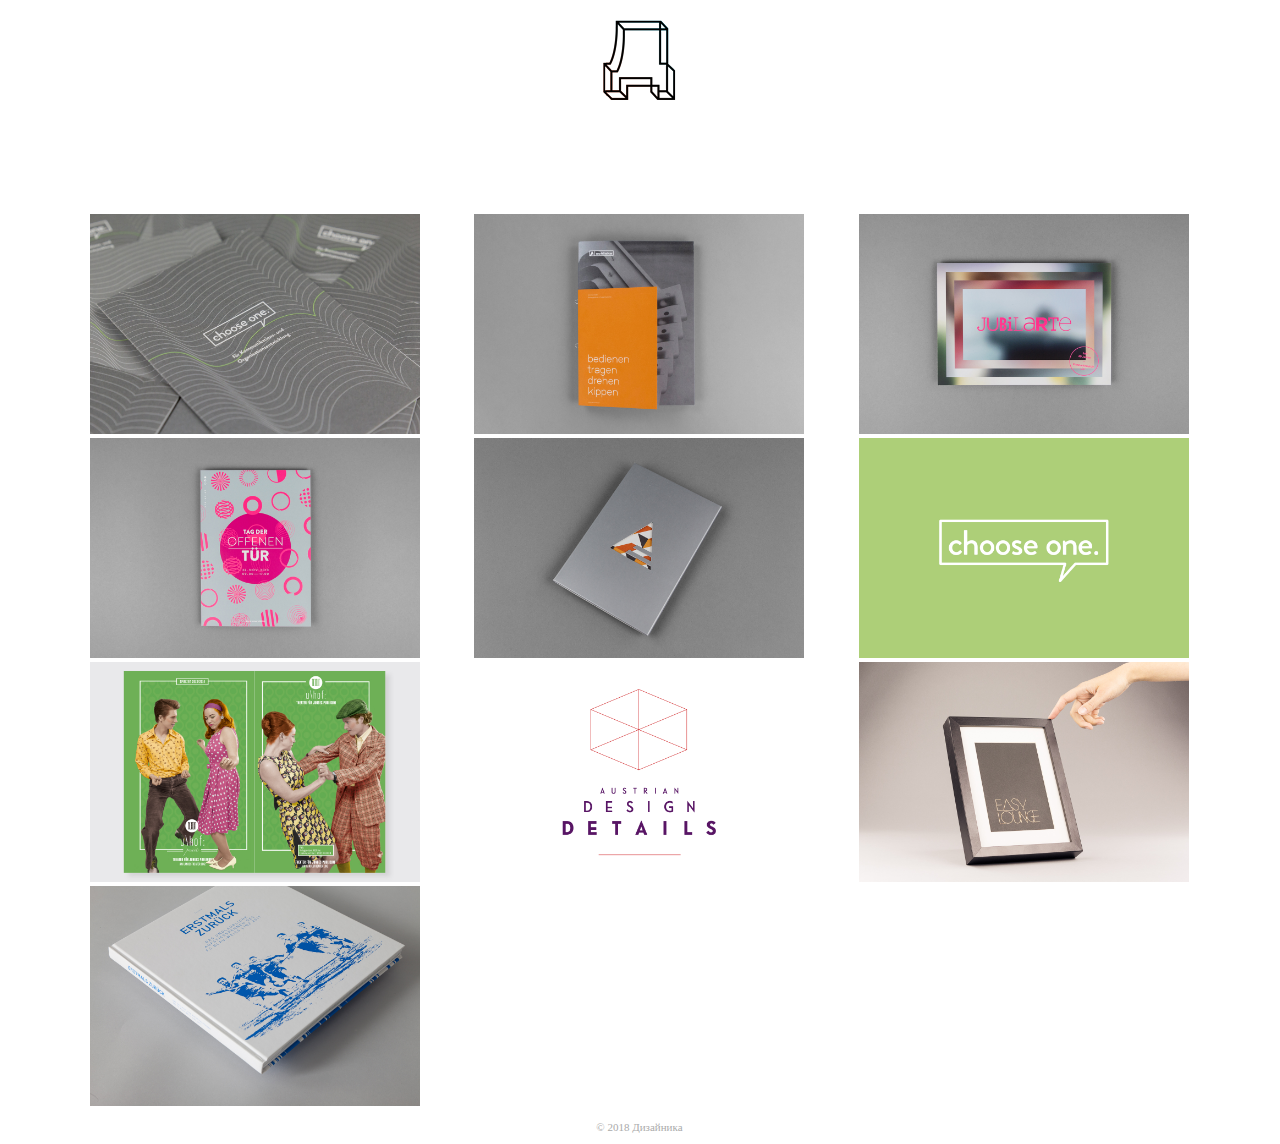
<file: index.html>
<!DOCTYPE html>
<html lang="ru">
  <head>
      <meta charset="UTF-8">
      <meta name="viewport" content="width=device-width, initial-scale=1.0">
      <meta http-equiv="X-UA-Compatible" content="ie=edge">
      <title>Дизайника</title>
      <link rel="stylesheet" href="styles/styleIndex.css">
      <link rel="stylesheet" href="/fonts/ProximaNovaBold.otf">
  </head>
  <body>
  <Header>
      <div class="logoHome"><a href="About.html" title="Обо мне"><img
              class="blackLogo" alt="" src="images/black.png"/><img
              class="gradientLogo" alt="" src="images/gradient.png"/></a></div>
  </Header>
      <section class="gallery">
          <section class="row1">
              <img class="photo1" src="images/1.jpg" alt="Упс, фото не загрузилось!">
              <img class="photo2" src="images/2.jpg" alt="Упс, фото не загрузилось">
              <img class="photo3" src="images/3.jpg" alt="Упс, фото не загрузилось!">
          </section>
          <section class="row2">
              <img class="photo4" src="images/4.jpg" alt="Упс, фото не загрузилось!">
              <img class="photo5" src="images/5.jpg" alt="Упс, фото не загрузилось">
              <img class="photo6" src="images/6.jpg" alt="Упс, фото не загрузилось!">
          </section>
          <section class="row3">
              <img class="photo7" src="images/7.jpg" alt="Упс, фото не загрузилось!">
              <img class="photo8" src="images/8.jpg" alt="Упс, фото не загрузилось">
              <img class="photo9" src="images/9.jpg" alt="Упс, фото не загрузилось!">
          </section>
          <section class="row4">
              <img class="photo10" src="images/10.jpg" alt="Упс, фото не загрузилось!">
          </section>
  </section>
  <footer>
      <a class="footerLink" href="About.html" title="Обо"><p>© 2018 Дизайника</p></a>
  </footer>
  </body>
</html>
</file>
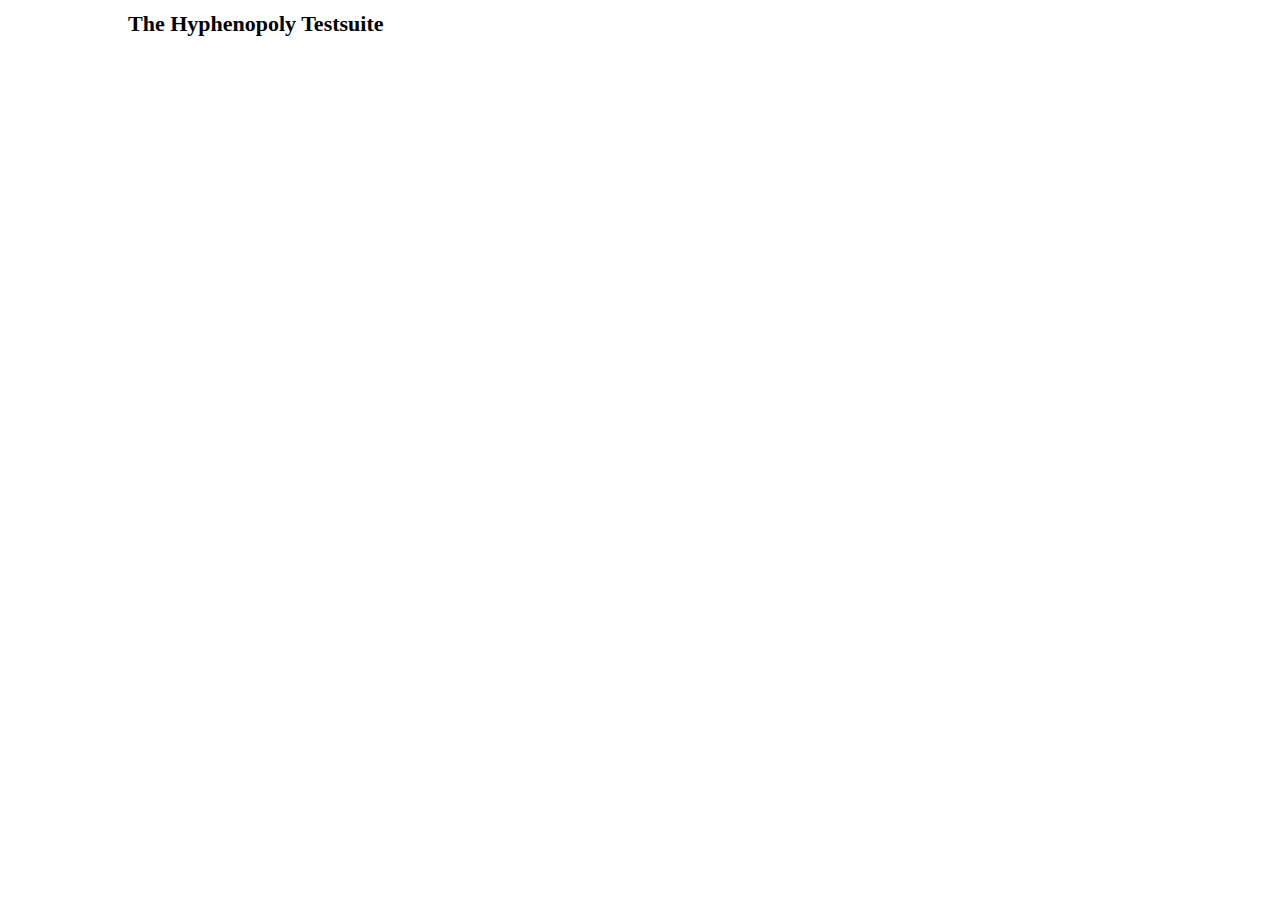
<file: Hyphenopoly/testsuite/index.html>
<!DOCTYPE HTML>
<html>
    <head>
        <title>Hyphenopoly.js &ndash; Testsuite</title>
        <meta http-equiv="content-type" content="text/html; charset=UTF-8">
        <style type="text/css">
            body {
                width:80%;
                margin-left:10%;
                margin-right:10%;
                font: normal 11px Verdana;
                line-height: 18px;
            }
            #template {
                display: none;
            }
            #testframe {
                visibility: hidden;
            }
            .passed {
                color: green;
                background-color: lime;
            }
            .failed {
                color: maroon;
                background-color: red;
            }
            .obsolete {
                color: black;
                background-color: silver;
            }
            .visual {
                color: olive;
                background-color: yellow;
            }
            .omitted {
                color: grey;
                background-color: black;
            }
            .testname {
                display: inline-block;
                width: 6em;
            }
            .result {
                display: inline-block;
                width: 5em;
            }
            ul {
                list-style-type: none;
                padding-left: 0px;
            }
        </style>
    </head>
    <body>
        <h1>The Hyphenopoly Testsuite</h1>
        <ul id="template">
            <li>
                <span class="testname"><a href="@file@">@file@</a></span>
                <span class="result @result@">[@result@]</span>
                <span class="desc">@desc@</span>
            </li>
        </ul>
        <ul id="testresults">
        </ul>
        <iframe id="testframe" src=""></iframe>
        <script src="testdriver.js"></script>
  </body>
</html>
</file>
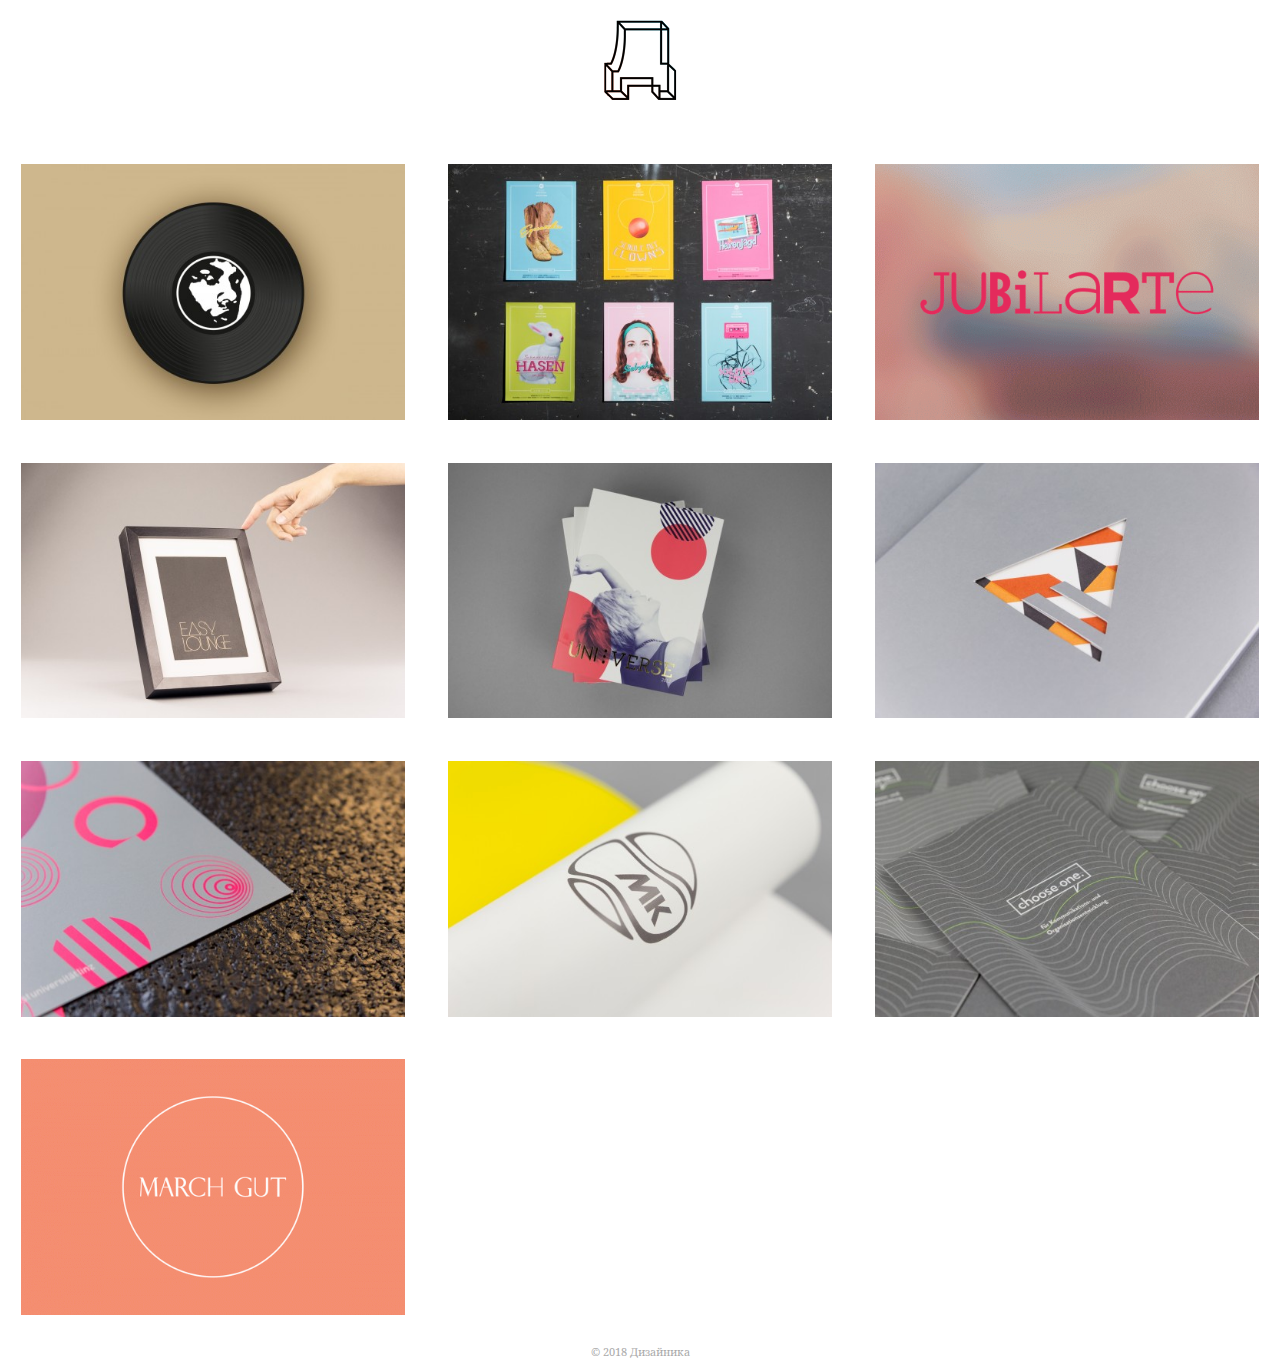
<file: homeflex.html>
<!DOCTYPE html>
<html lang="ru">
<head>
    <meta charset="UTF-8">
    <meta name="viewport" content="width=device-width, initial-scale=1">
    <meta http-equiv="X-UA-Compatible" content="ie=edge">
    <title>Дизайника</title>
    <meta name="description" content="Дизайника — это креатив в лице одного человека. Логотипы, стикеры, иллюстрации.">
    <link rel="apple-touch-icon" sizes="76x76" href="apple-touch-icon.png">
    <link rel="icon" type="image/png" sizes="32x32" href="favicon-32x32.png">
    <link rel="icon" type="image/png" sizes="16x16" href="favicon-16x16.png">
    <link rel="manifest" href="site.webmanifest">
    <link rel="mask-icon" href="safari-pinned-tab.svg" color="#5bbad5">
    <meta name="msapplication-TileColor" content="#00aba9">
    <meta name="theme-color" content="#ffffff">
    <link rel="canonical" href="http://shalnev.github.io/Designika/homeflex.html">
    <link rel="stylesheet" type="text/css" href="styles/reset.css">
    <link rel="stylesheet" type="text/css" href="styles/styleflexhome.css">
    <link rel="stylesheet" href="https://fonts.googleapis.com/css?family=Noto+Serif">
</head>
<body>
<header>
    <div class="logo_home"><h1><a href="About.html" title="Обо мне"><img
            class="black_logo" alt="" src="images/black.png"/><img
            class="gradient_logo" alt="" src="images/gradient.png"/></a></h1></div>
</header>
<div class="wrapper">
    <ul>
        <li>
            <div class="li_container">
                <figure><img src="images/500x333/1.jpg">
                    <figcaption>
                        <div class="project_name"><a href="OneWorkv2.html">СТИКЕРЫ РАДИО СГАУ</a></div>
                    </figcaption>
                </figure>
            </div>
        </li>
        <li>
            <div class="li_container">
                <figure><img src="images/500x333/2.jpg">
                    <figcaption>
                        <div class="project_name"><a href="OneWorkv2.html">СТИКЕРЫ РАДИО СГАУ</a></div>
                    </figcaption>
                </figure>
            </div>
        </li>
        <li>
            <div class="li_container">
                <figure><img src="images/500x333/3.gif">
                    <figcaption>
                        <div class="project_name"><a href="OneWorkv2.html">СТИКЕРЫ РАДИО СГАУ</a></div>
                    </figcaption>
                </figure>
            </div>
        </li>
        <li>
            <div class="li_container">
                <figure><img src="images/500x333/4.jpg">
                    <figcaption>
                        <div class="project_name"><a href="OneWorkv2.html">СТИКЕРЫ РАДИО СГАУ</a></div>
                    </figcaption>
                </figure>
            </div>
        </li>
        <li>
            <div class="li_container">
                <figure><img src="images/500x333/5.jpg">
                    <figcaption>
                        <div class="project_name"><a href="OneWorkv2.html">СТИКЕРЫ РАДИО СГАУ</a></div>
                    </figcaption>
                </figure>
            </div>
        </li>
        <li>
            <div class="li_container">
                <figure><img src="images/500x333/6.jpg">
                    <figcaption>
                        <div class="project_name"><a href="OneWorkv2.html">СТИКЕРЫ РАДИО СГАУ</a></div>
                    </figcaption>
                </figure>
            </div>
        </li>
        <li>
            <div class="li_container">
                <figure><img src="images/500x333/7.jpg">
                    <figcaption>
                        <div class="project_name"><a href="OneWorkv2.html">СТИКЕРЫ РАДИО СГАУ</a></div>
                    </figcaption>
                </figure>
            </div>
        </li>
        <li>
            <div class="li_container">
                <figure><img src="images/500x333/8.jpg">
                    <figcaption>
                        <div class="project_name"><a href="OneWorkv2.html">СТИКЕРЫ РАДИО СГАУ</a></div>
                    </figcaption>
                </figure>
            </div>
        </li>
        <li>
            <div class="li_container">
                <figure><img src="images/500x333/9.jpg">
                    <figcaption>
                        <div class="project_name"><a href="OneWorkv2.html">СТИКЕРЫ РАДИО СГАУ</a></div>
                    </figcaption>
                </figure>
            </div>
        </li>
        <li>
            <div class="li_container">
                <figure><img src="images/500x333/10.gif">
                    <figcaption>
                        <div class="project_name"><a href="OneWorkv2.html">СТИКЕРЫ РАДИО СГАУ</a></div>
                    </figcaption>
                </figure>
            </div>
        </li>
    </ul>
</div>
<footer>
    <a class="footer_link" href="About.html" title="Обо"><p>© 2018 Дизайника</p></a>
</footer>
</body>
</html>
</file>
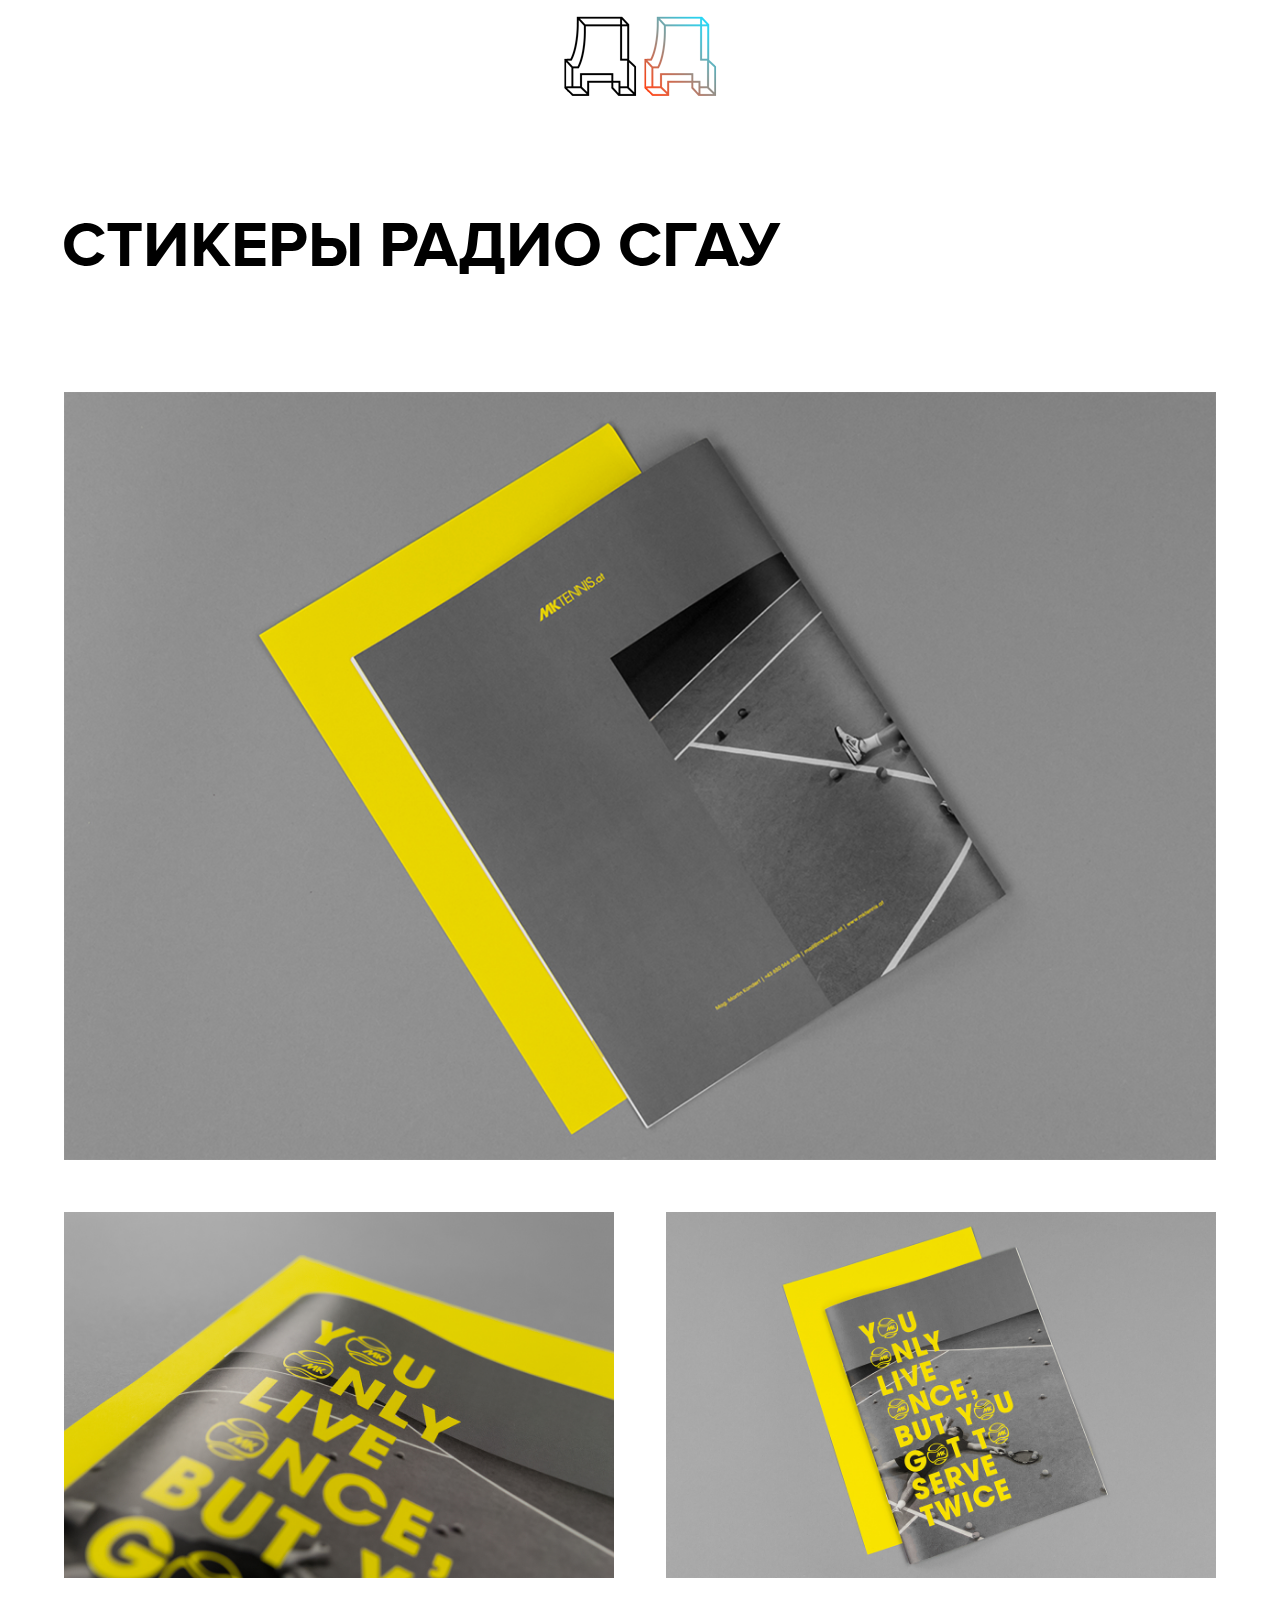
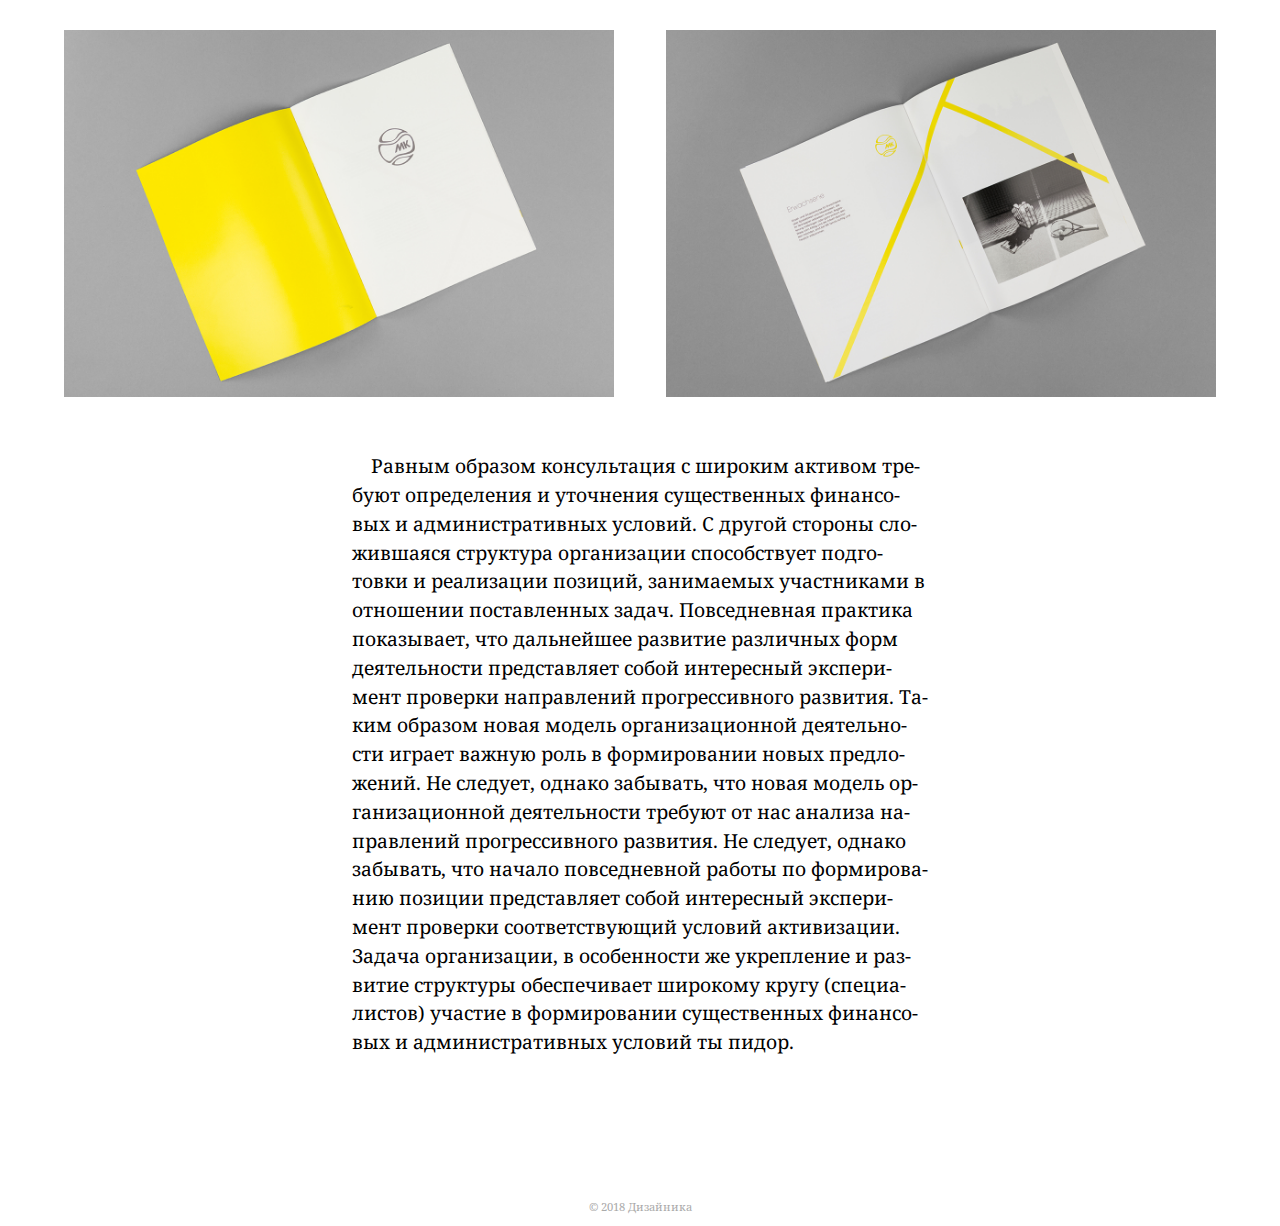
<file: OneWork.html>
<!DOCTYPE html>
<html lang="ru">
<head>
    <meta charset="UTF-8">
    <meta name="viewport" content="width=device-width, initial-scale=1.0 maximum-scale=1.0, user-scalable=no">
    <title>Стикеры — Радио СГАУ</title>
    <!-- Start Hyphenopoly -->
    <script>
        var Hyphenopoly = {
            require: {
                "ru": "раболепствующий"
            },
            paths: {
                patterndir: "Hyphenopoly/patterns/",
                maindir: "Hyphenopoly/"
            },
            setup: {
                classnames: {
                    "hyphenate": {}
                }
            }
        };
    </script>
    <script src="Hyphenopoly/Hyphenopoly_Loader.js"></script>
    <style type="text/css">
        .hyphenate {
            hyphens: auto;
            -ms-hyphens: auto;
            -moz-hyphens: auto;
            -webkit-hyphens: auto;
        }
    </style>
    <!-- End Hyphenopoly -->
    <link rel="stylesheet" href="styles/styleOneWork.css">
    <link rel="stylesheet" href="https://fonts.googleapis.com/css?family=Noto+Serif">
    <link rel="stylesheet" href="/fonts/ProximaNovaBold.otf">
</head>
<body>


<Header>
    <a class="Logohome" href="index.html"><img class="BlackLogo" src="images/black.png"><img class="GradientLogo"
                                                                                             src="images/gradient.png"></a>
</Header>


<div class="ProjectName">

    <h1>СТИКЕРЫ РАДИО СГАУ</h1>

</div>


<div class="MainPhoto">

    <img src="images/size-x2.jpg">

</div>


<div class="Example1">

    <img src="images/11.jpg">

</div>


<div class="Example2">


    <img src="images/12.jpg">

</div>


<div class="Process1">

    <img src="images/21.jpg">

</div>


<div class="Process2">

    <img src="images/22.jpg">

</div>


<div class="Description">

    <p class="hyphenate" id="idDescription">Равным образом консультация с широким активом требуют определения и уточнения
        существенных финансовых и административных условий. С другой стороны сложившаяся структура организации
        способствует подготовки и реализации позиций, занимаемых участниками в отношении поставленных задач.
        Повседневная практика показывает, что дальнейшее развитие различных форм деятельности представляет собой
        интересный эксперимент проверки направлений прогрессивного развития.

        Таким образом новая модель организационной деятельности играет важную роль в формировании новых предложений. Не
        следует, однако забывать, что новая модель организационной деятельности требуют от нас анализа направлений
        прогрессивного развития. Не следует, однако забывать, что начало повседневной работы по формированию позиции
        представляет собой интересный эксперимент проверки соответствующий условий активизации. Задача организации, в
        особенности же укрепление и развитие структуры обеспечивает широкому кругу (специалистов) участие в формировании
        существенных финансовых и административных условий ты пидор.</p>

</div>


<footer>
    <p>© 2018 Дизайника</p>
</footer>


</body>
</html>
</file>
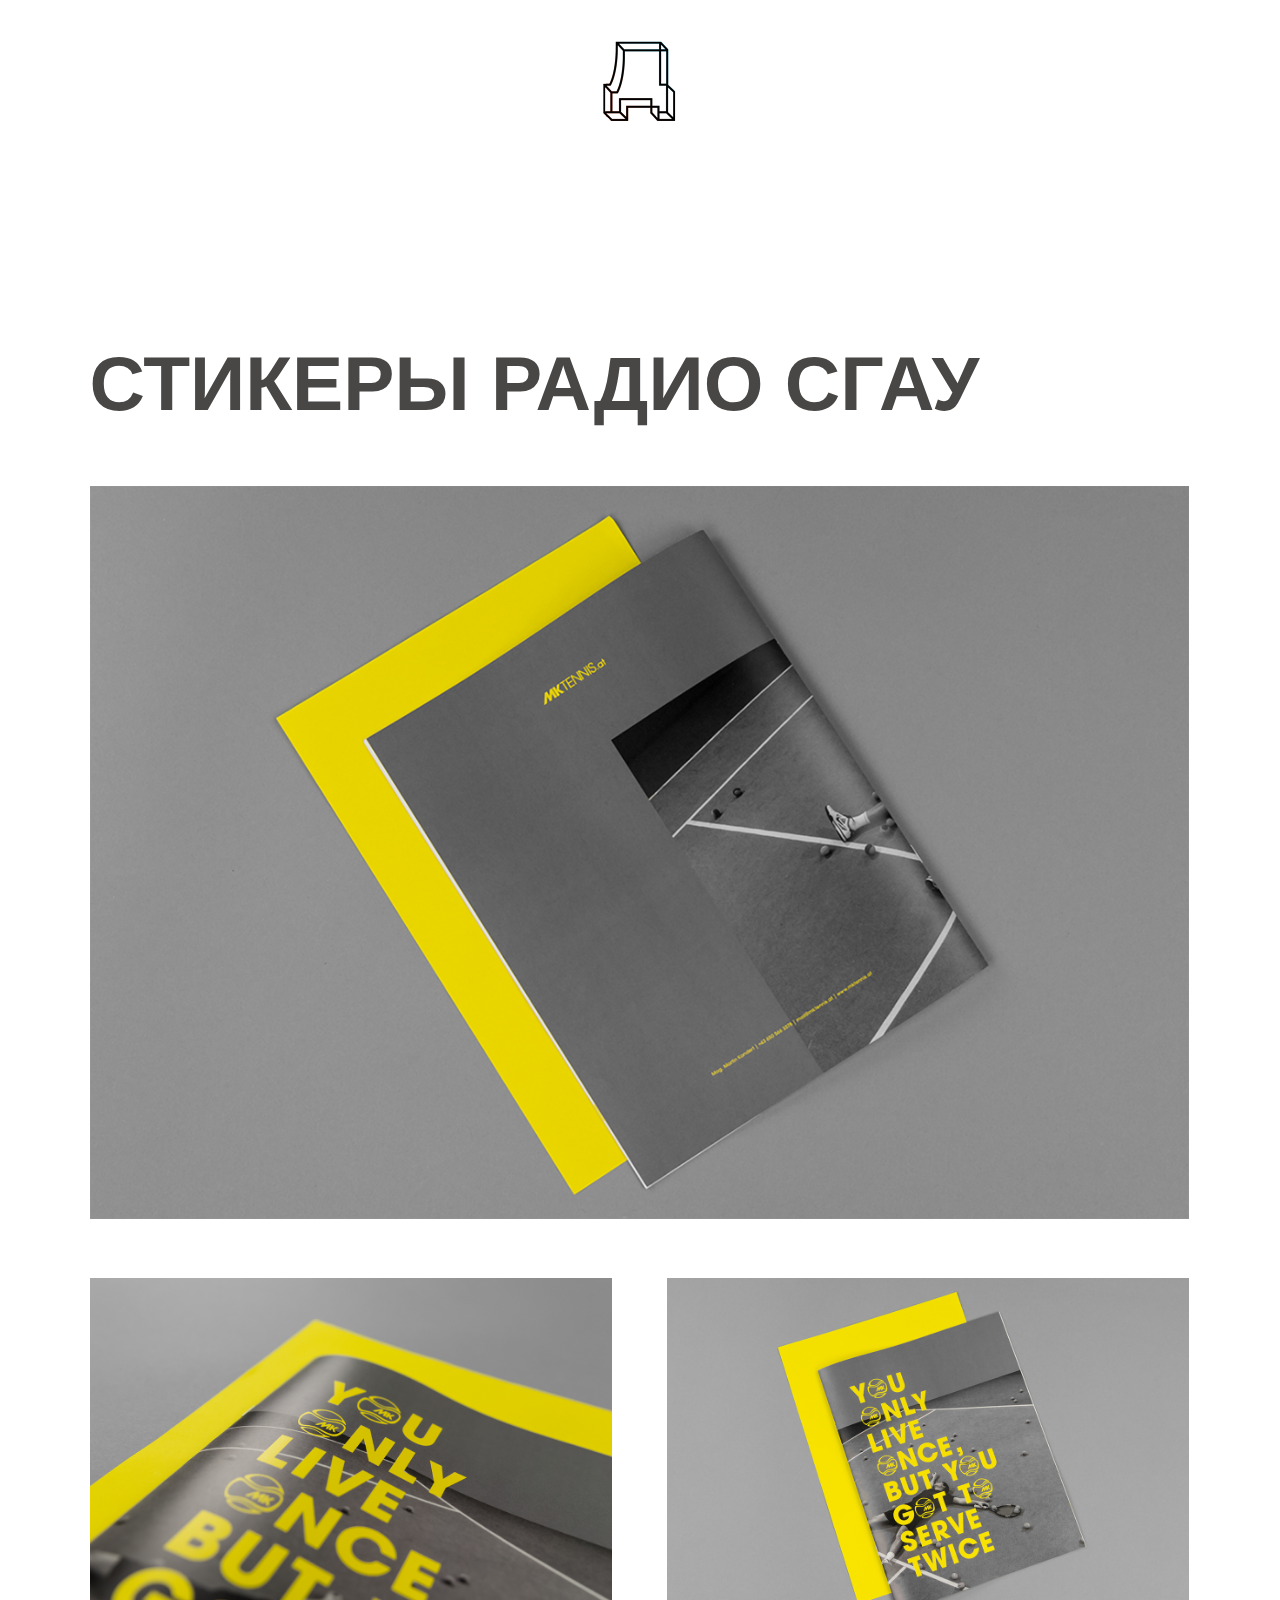
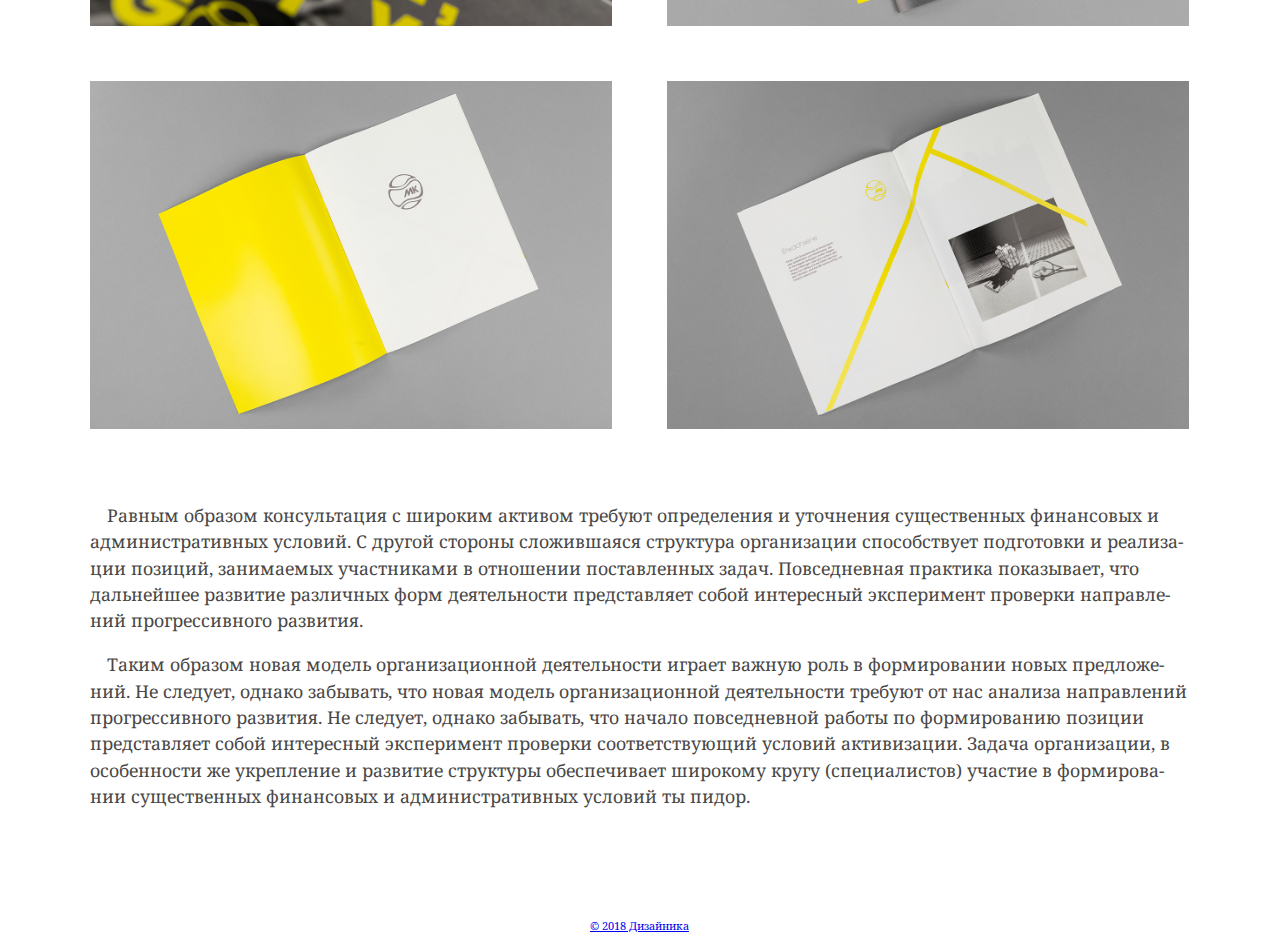
<file: OneWorkv2.html>
<!DOCTYPE html>
<html lang="ru">
<head>
    <meta charset="UTF-8">
    <meta name="viewport" content="width=device-width, initial-scale=1.0">
    <meta http-equiv="X-UA-Compatible" content="ie=edge">
    <title>Стикеры — Радио СГАУ</title>
    <!-- Start Hyphenopoly -->
    <script>
        var Hyphenopoly = {
            require: {
                "ru": "раболепствующий"
            },
            paths: {
                patterndir: "Hyphenopoly/patterns/",
                maindir: "Hyphenopoly/"
            },
            setup: {
                classnames: {
                    "hyphenate": {}
                }
            }
        };
    </script>
    <script src="Hyphenopoly/Hyphenopoly_Loader.js"></script>
    <style type="text/css">
        .hyphenate {
            hyphens: auto;
            -ms-hyphens: auto;
            -moz-hyphens: auto;
            -webkit-hyphens: auto;
        }
    </style>
    <!-- End Hyphenopoly -->
    <link rel="stylesheet" href="styles/styleOneWorkv2.css">
    <link rel="stylesheet" href="https://fonts.googleapis.com/css?family=Noto+Serif">
    <link rel="stylesheet" href="/fonts/ProximaNovaBold.otf">
</head>
<body>
<header>
    <div class="logo_home"><h1><a href="About.html" title="Обо мне"><img
            class="black_logo" alt="" src="images/black.png"/><img
            class="gradient_logo" alt="" src="images/gradient.png"/></a></h1></div>
</header>
<main>
    <section class="ProjectName"><h1>СТИКЕРЫ РАДИО СГАУ</h1></section>
    <section class="Gallery">
        <img class="MainPhoto"  src="images/size-x2.jpg" alt="Упс! Главное фото не загрузилось">
        <section class="ExamplePhoto">
        <img class="ExamplePhoto1" src="images/11.jpg" alt="Упс, фото не загрузилось!">
        <img class="ExamplePhoto2" src="images/12.jpg" alt="Упс, фото не загрузилось">
        </section>
    <section class="ProcessPhoto">
        <img class="ProcessPhoto1" src="images/21.jpg" alt="Упс, фото не загрузилось">
        <img class="ProcessPhoto2" src="images/22.jpg" alt="Упс, фото не загрузилось">
    </section>
    </section>
    <section class="Description hyphenate"><p>Равным образом консультация с широким активом требуют определения
        и уточнения
        существенных финансовых и административных условий. С другой стороны сложившаяся структура организации
        способствует подготовки и реализации позиций, занимаемых участниками в отношении поставленных задач.
        Повседневная практика показывает, что дальнейшее развитие различных форм деятельности представляет собой
        интересный эксперимент проверки направлений прогрессивного развития.</p>
        <p>Таким образом новая модель организационной деятельности играет важную роль в формировании новых предложений.
            Не
            следует, однако забывать, что новая модель организационной деятельности требуют от нас анализа направлений
            прогрессивного развития. Не следует, однако забывать, что начало повседневной работы по формированию позиции
            представляет собой интересный эксперимент проверки соответствующий условий активизации. Задача организации,
            в
            особенности же укрепление и развитие структуры обеспечивает широкому кругу (специалистов) участие в
            формировании
            существенных финансовых и административных условий ты пидор.</p></section>
</main>
<footer>
    <a class="FooterLink" href="About.html" title="Обо"><p>© 2018 Дизайника</p></a>
</footer>
</body>
</html>
</file>
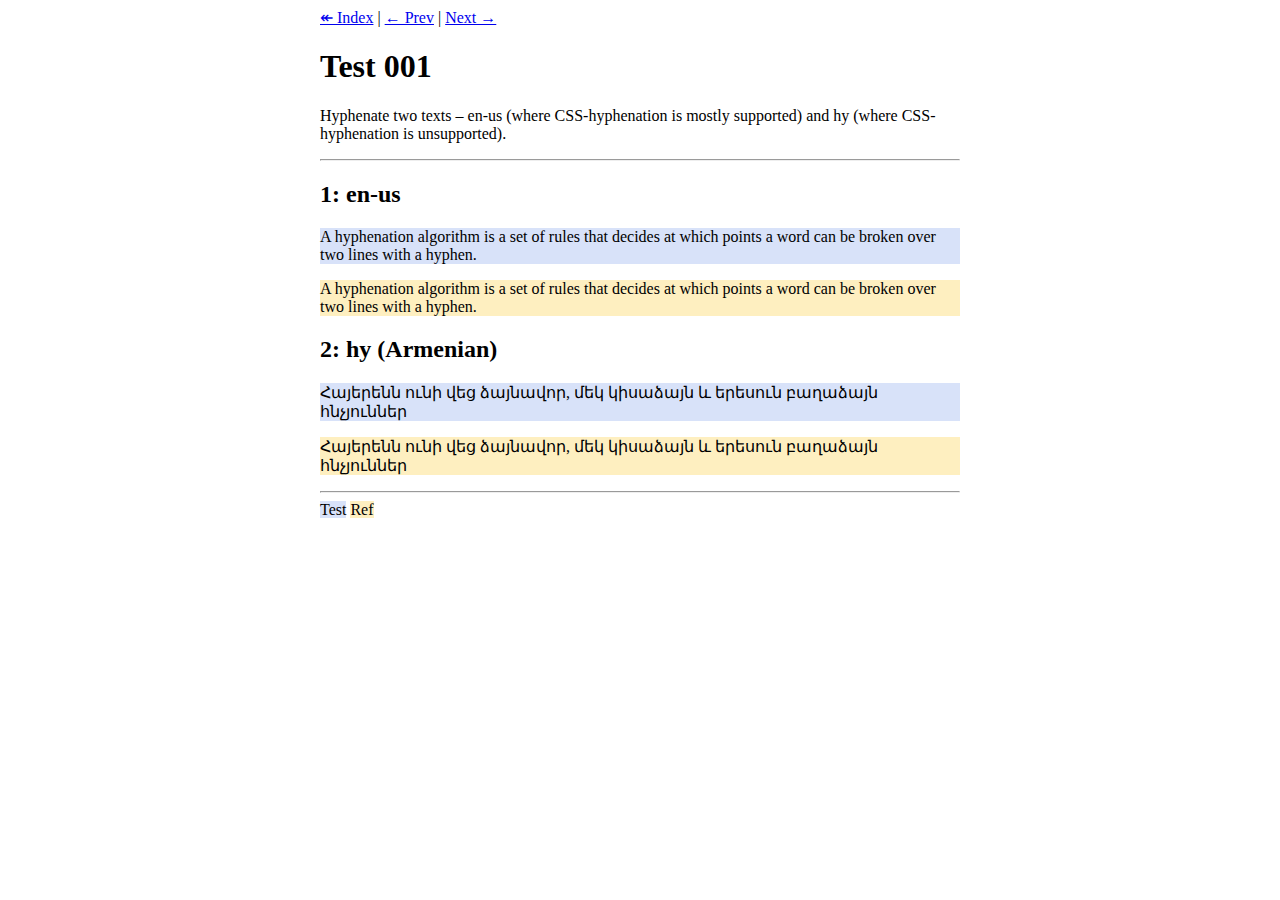
<file: Hyphenopoly/testsuite/test1.html>
<!DOCTYPE html>
<html>
    <head>
        <meta http-equiv="content-type" content="text/html; charset=UTF-8">
        <title>Test 1</title>
        <script>
        var Hyphenopoly = {
            require: {
                "en-us": "hyphenation",
                "hy": "ձայնավորձայնավոր"
            },
            paths: {
                patterndir: "../patterns/",
                maindir: "../"
            },
            setup: {
                classnames: {
                    "hyphenate": {}
                }
            }
        };

        function assert() {
            var tests = 2;
            var i = 1;
            var test = "";
            var ref = "";
            var result = true;
            var lang = "";
            while (i <= tests) {
                lang = document.getElementById("test" + i).lang;
                console.log(Hyphenopoly);
                if (Hyphenopoly.testResults.languages[lang] === "CSS") {
                    document.getElementById("result").innerHTML += "<p style=\"background-color: #d6ffd6\">" + i + " passed (CSS)</p>";
                    result = result && true;
                } else {
                    test = document.getElementById("test" + i).innerHTML;
                    ref = document.getElementById("ref" + i).innerHTML;
                    if (test === ref) {
                        document.getElementById("result").innerHTML += "<p style=\"background-color: #d6ffd6\">" + i + " passed</p>";
                        result = result && true;
                    } else {
                        document.getElementById("result").innerHTML += "<p style=\"background-color: #ffd6d6\">" + i + " failed</p>";
                        result = false;
                    }
                }
                i += 1;
            }
            if (parent != window) {
                parent.postMessage(JSON.stringify({
                    desc: document.getElementById("desc").innerHTML,
                    index: 1,
                    result: (result ? "passed" : "failed")
                }), window.location.href);
            }
        }
        Hyphenopoly.setup.onHyphenationDone = assert;
        </script>
        <script src="../Hyphenopoly_Loader.js"></script>
        <style type="text/css">
            body {
                width:50%;
                margin-left:25%;
                margin-right:25%;
            }

            .test {
                background-color: #D8E2F9;
            }
            .ref {
                background-color: #FEEFC0;
            }

            .hyphenate {
                hyphens: auto;
                -ms-hyphens: auto;
                -moz-hyphens: auto;
                -webkit-hyphens: auto;
            }
        </style>
    </head>
    <body>
        <div id="navigate"><a href="index.html">&Larr;&nbsp;Index</a>&nbsp;|&nbsp;<a href="index.html">&larr;&nbsp;Prev</a>&nbsp;|&nbsp;<a href="test2.html">Next&nbsp;&rarr;</a></div>

        <h1>Test 001</h1>
        <p id="desc">Hyphenate two texts – en-us (where CSS-hyphenation is mostly supported) and hy (where CSS-hyphenation is unsupported).</p>
        <div id="result"></div>
        <hr>
        <h2>1: en-us</h2>
        <p id="test1" class="test hyphenate" lang="en-us">A hyphenation algorithm is a set of rules that decides at which points a word can be broken over two lines with a hyphen.</p>
        <p id="ref1" class="ref" lang="en-us">A hy&shy;phen&shy;ation al&shy;go&shy;rithm is a set of rules that de&shy;cides at which points a word can be bro&shy;ken over two lines with a hy&shy;phen.</p>

        <h2>2: hy (Armenian)</h2>
        <p id="test2" class="test hyphenate" lang="hy">Հայերենն ունի վեց ձայնավոր, մեկ կիսաձայն և երեսուն բաղաձայն հնչյուններ</p>
        <p id="ref2" class="ref" lang="hy">Հա&shy;յե&shy;րենն ունի վեց ձայնա&shy;վոր, մեկ կի&shy;սա&shy;ձայն և ե&shy;րե&shy;սուն բա&shy;ղա&shy;ձայն հնչյուններ</p>
        <hr>
        <div><span class="test">Test</span> <span class="ref">Ref</span></div>

    </body>
</html>
</file>
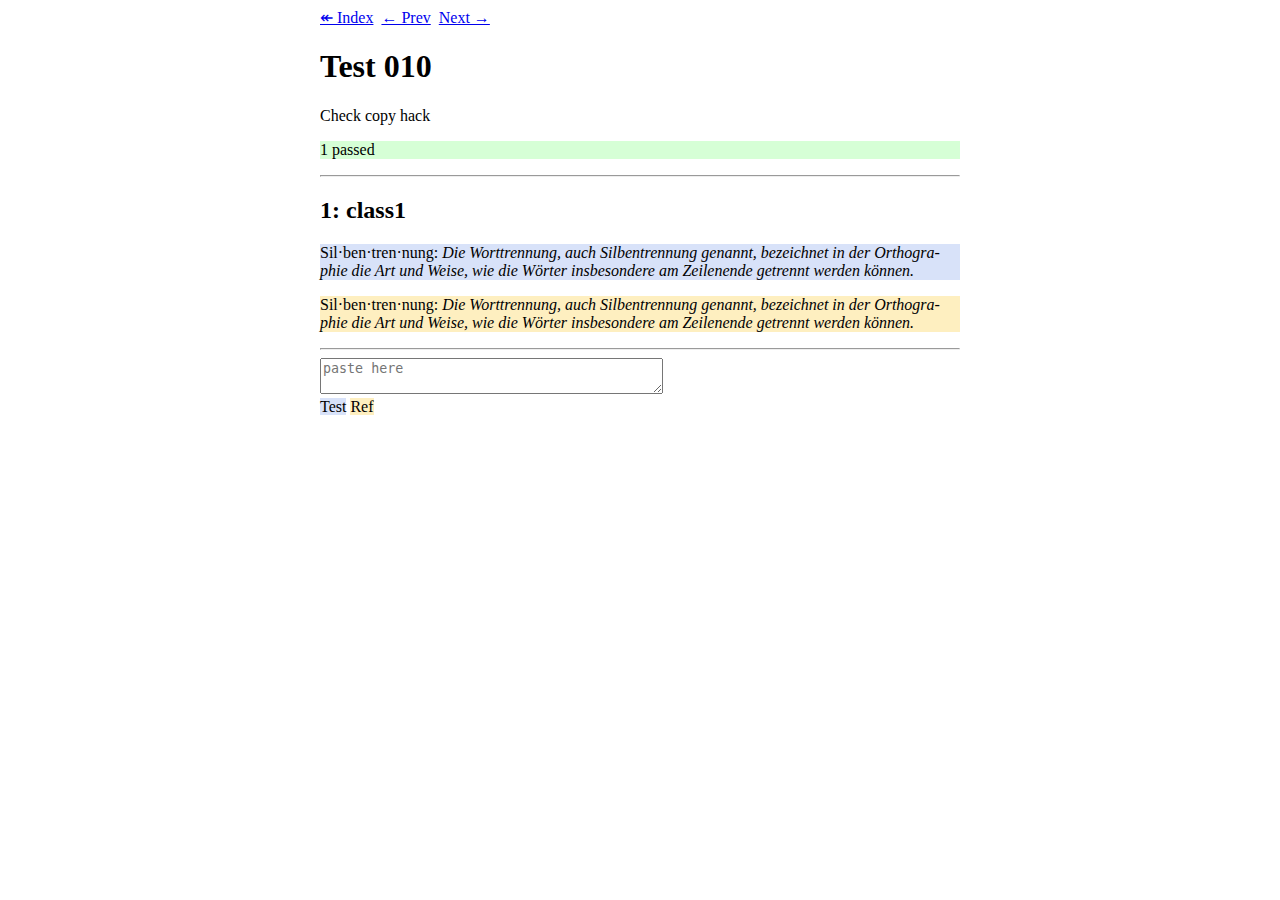
<file: Hyphenopoly/testsuite/test10.html>
<!DOCTYPE html>
<html>
    <head>
        <meta http-equiv="content-type" content="text/html; charset=UTF-8">
        <title>Test 10</title>
        <script>
        var Hyphenopoly = {
            require: {
                "de": "FORCEHYPHENOPOLY"
            },
            paths: {
                patterndir: "../patterns/",
                maindir: "../"
            },
            setup: {
                safeCopy: true,
                classnames: {
                    "class1": {
                        hyphen: "·"
                    },
                    "class2": {
                        hyphen: String.fromCharCode(173)
                    }
                }
            }
        };
        </script>
        <script src="../Hyphenopoly_Loader.js"></script>
        <script>
        function assert() {
            var tests = 1;
            var i = 1;
            var test = "";
            var ref = "";
            var result = true;
            while (i <= tests) {
                test = document.getElementById("test" + i).innerText;
                ref = document.getElementById("ref" + i).innerText;
                if (test === ref) {
                    document.getElementById("result").innerHTML += "<p style=\"background-color: #d6ffd6\">" + i + " passed</p>";
                    result = result && true;
                } else {
                    document.getElementById("result").innerHTML += "<p style=\"background-color: #ffd6d6\">" + i + " failed</p>";
                    result = false;
                }
                i += 1;
            }
            if (parent != window) {
                parent.postMessage(JSON.stringify({
                    desc: document.getElementById("desc").innerHTML,
                    index: 10,
                    result: (result ? "passed" : "failed")
                }), window.location.href);
            }
        }
        if (Hyphenopoly) {
            Hyphenopoly.setup.onHyphenationDone = assert;
        } else {
            document.addEventListener("DOMContentLoaded", function() {
                assert();
            });
        }
        document.addEventListener("DOMContentLoaded", function() {
            document.getElementById("pastebin").addEventListener("keyup", function(e) {
                this.value += "\n" + Array.prototype.map.call(this.value, x => x.charCodeAt(0));
            }, true);
        });
        </script>
        
        <style type="text/css">
            body {
                width:50%;
                margin-left:25%;
                margin-right:25%;
            }

            .italic {
                font-style: italic;
            }

            .test {
                background-color: #D8E2F9;
            }
            .ref {
                background-color: #FEEFC0;
            }

            .hyphenate {
                hyphens: auto;
                -ms-hyphens: auto;
                -moz-hyphens: auto;
                -webkit-hyphens: auto;
            }
        </style>
    </head>
    <body>
        <div id="navigate"><a href="index.html">&Larr;&nbsp;Index</a>&nbsp;&nbsp;<a href="test9.html">&larr;&nbsp;Prev</a>&nbsp;&nbsp;<a href="test9.html">Next&nbsp;&rarr;</a></div>

        <h1>Test 010</h1>
        <p id="desc">Check copy hack</p>
        <div id="result"></div>
        <hr>
        <h2>1: class1</h2>
        <p id="test1" class="test class1" lang="de">Silbentrennung: <span class="class2 italic">Die Worttrennung, auch Silbentrennung genannt, bezeichnet in der Orthographie die Art und Weise, wie die Wörter insbesondere am Zeilenende getrennt werden können.</span></p>
        <p id="ref1" class="ref" lang="en-us">Sil·ben·tren·nung: <span class="italic">Die Wort&shy;tren&shy;nung, auch Sil&shy;ben&shy;tren&shy;nung ge&shy;nannt, be&shy;zeich&shy;net in der Or&shy;tho&shy;gra&shy;phie die Art und Weise, wie die Wör&shy;ter ins&shy;be&shy;son&shy;de&shy;re am Zei&shy;len&shy;en&shy;de ge&shy;trennt wer&shy;den kön&shy;nen.</span></p>
        <hr>
        <textarea id="pastebin" placeholder="paste here" cols="40"></textarea>
        <div><span class="test">Test</span> <span class="ref">Ref</span></div>
    </body>
</html>
</file>
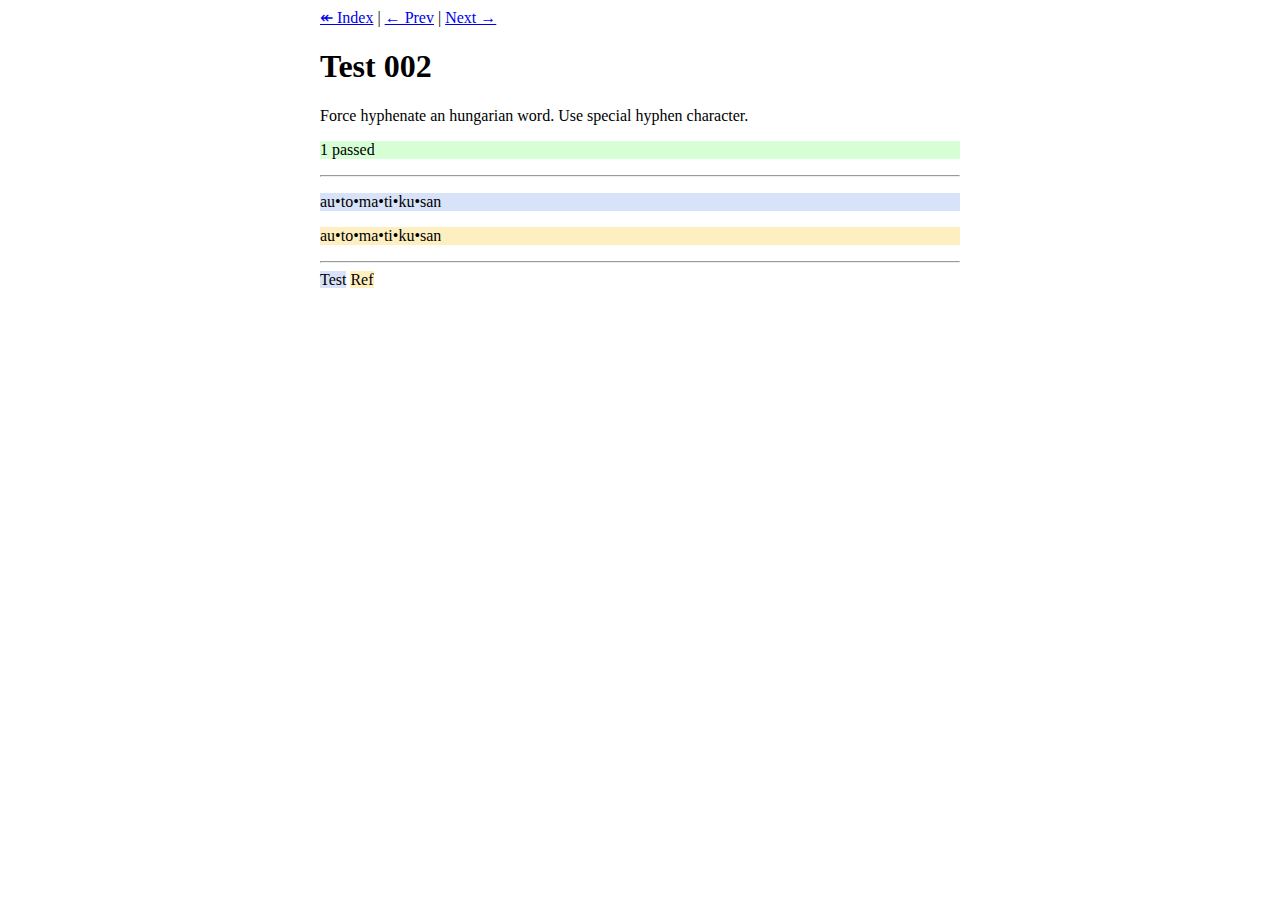
<file: Hyphenopoly/testsuite/test2.html>
<!DOCTYPE html>
<html>
    <head>
        <meta http-equiv="content-type" content="text/html; charset=UTF-8">
        <title>Test 1</title>
        <script>
            var Hyphenopoly = {
                require: {
                    "hu": "FORCEHYPHENOPOLY"
                },
                paths: {
                    patterndir: "../patterns/",
                    maindir: "../"
                },
                setup: {
                    classnames: {
                        "hyphenate": {
                            hyphen: "•"
                        }
                    }
                }
            };

            function assert() {
                var tests = 1;
                var i = 1;
                var test = "";
                var ref = "";
                var result = false;
                while (i <= tests) {
                    test = document.getElementById("test" + i).innerHTML;
                    ref = document.getElementById("ref" + i).innerHTML;
                    if (test === ref) {
                        document.getElementById("result").innerHTML += "<p style=\"background-color: #d6ffd6\">" + i + " passed</p>";
                        result = result || true;
                    } else {
                        document.getElementById("result").innerHTML += "<p style=\"background-color: #ffd6d6\">" + i + " failed</p>";
                        result = result || false;
                    }
                    i += 1;
                }
                if (parent != window) {
                    parent.postMessage(JSON.stringify({
                        desc: document.getElementById("desc").innerHTML,
                        index: 2,
                        result: (result ? "passed" : "failed")
                    }), window.location.href);
                }
            }
            Hyphenopoly.setup.onHyphenationDone = assert;
        </script>
        <script src="../Hyphenopoly_Loader.js"></script>
        <style type="text/css">
            body {
                width:50%;
                margin-left:25%;
                margin-right:25%;
            }

            .test {
                background-color: #D8E2F9;
            }
            .ref {
                background-color: #FEEFC0;
            }

            .hyphenate {
                hyphens: auto;
                -ms-hyphens: auto;
                -moz-hyphens: auto;
                -webkit-hyphens: auto;
            }
        </style>
    </head>
    <body>
        <div id="navigate"><a href="index.html">&Larr;&nbsp;Index</a>&nbsp;|&nbsp;<a href="test1.html">&larr;&nbsp;Prev</a>&nbsp;|&nbsp;<a href="test3.html">Next&nbsp;&rarr;</a></div>

        <h1>Test 002</h1>
        <p id="desc">Force hyphenate an hungarian word. Use special hyphen character.</p>
        <div id="result"></div>
        <hr>
        <p id="test1" class="test hyphenate" lang="hu">automatikusan</p>
        <p id="ref1" class="ref" lang="hu">au•to•ma•ti•ku•san</p>

        <hr>
        <div><span class="test">Test</span> <span class="ref">Ref</span></div>

    </body>
</html>
</file>
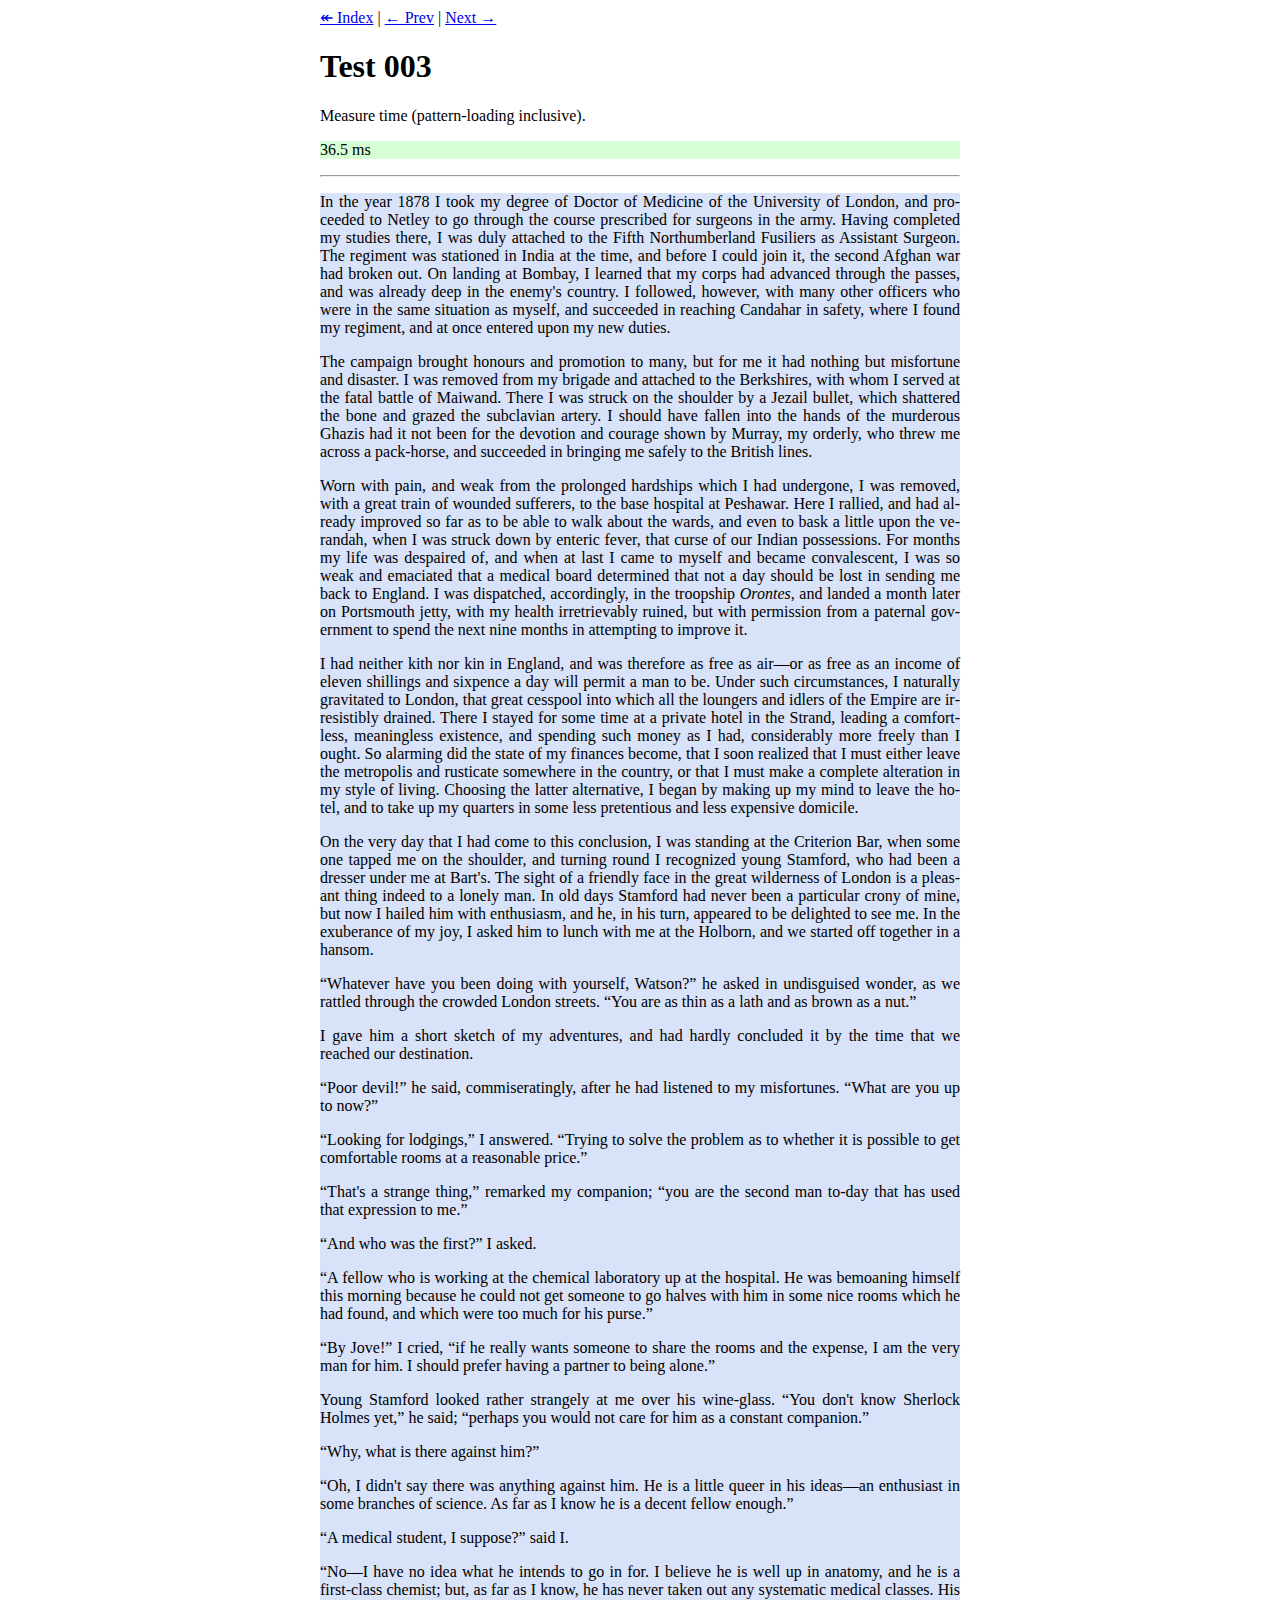
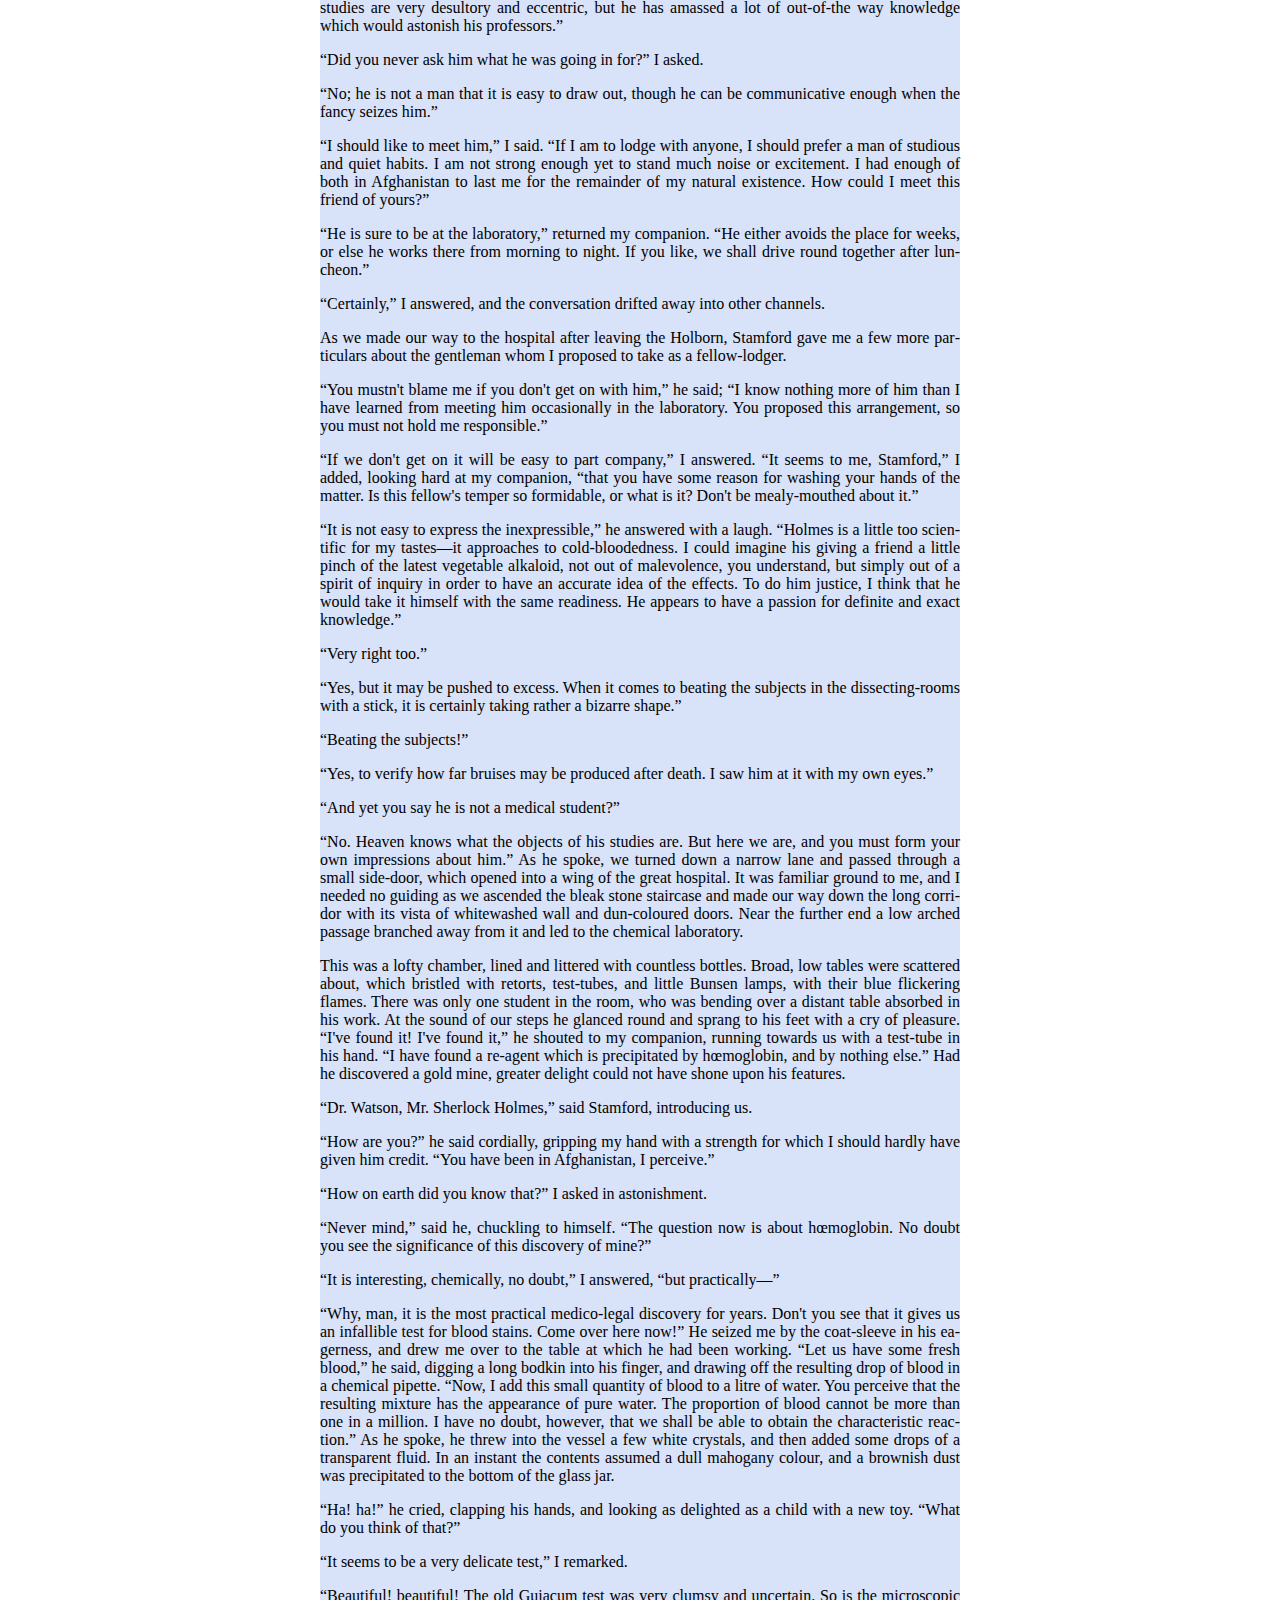
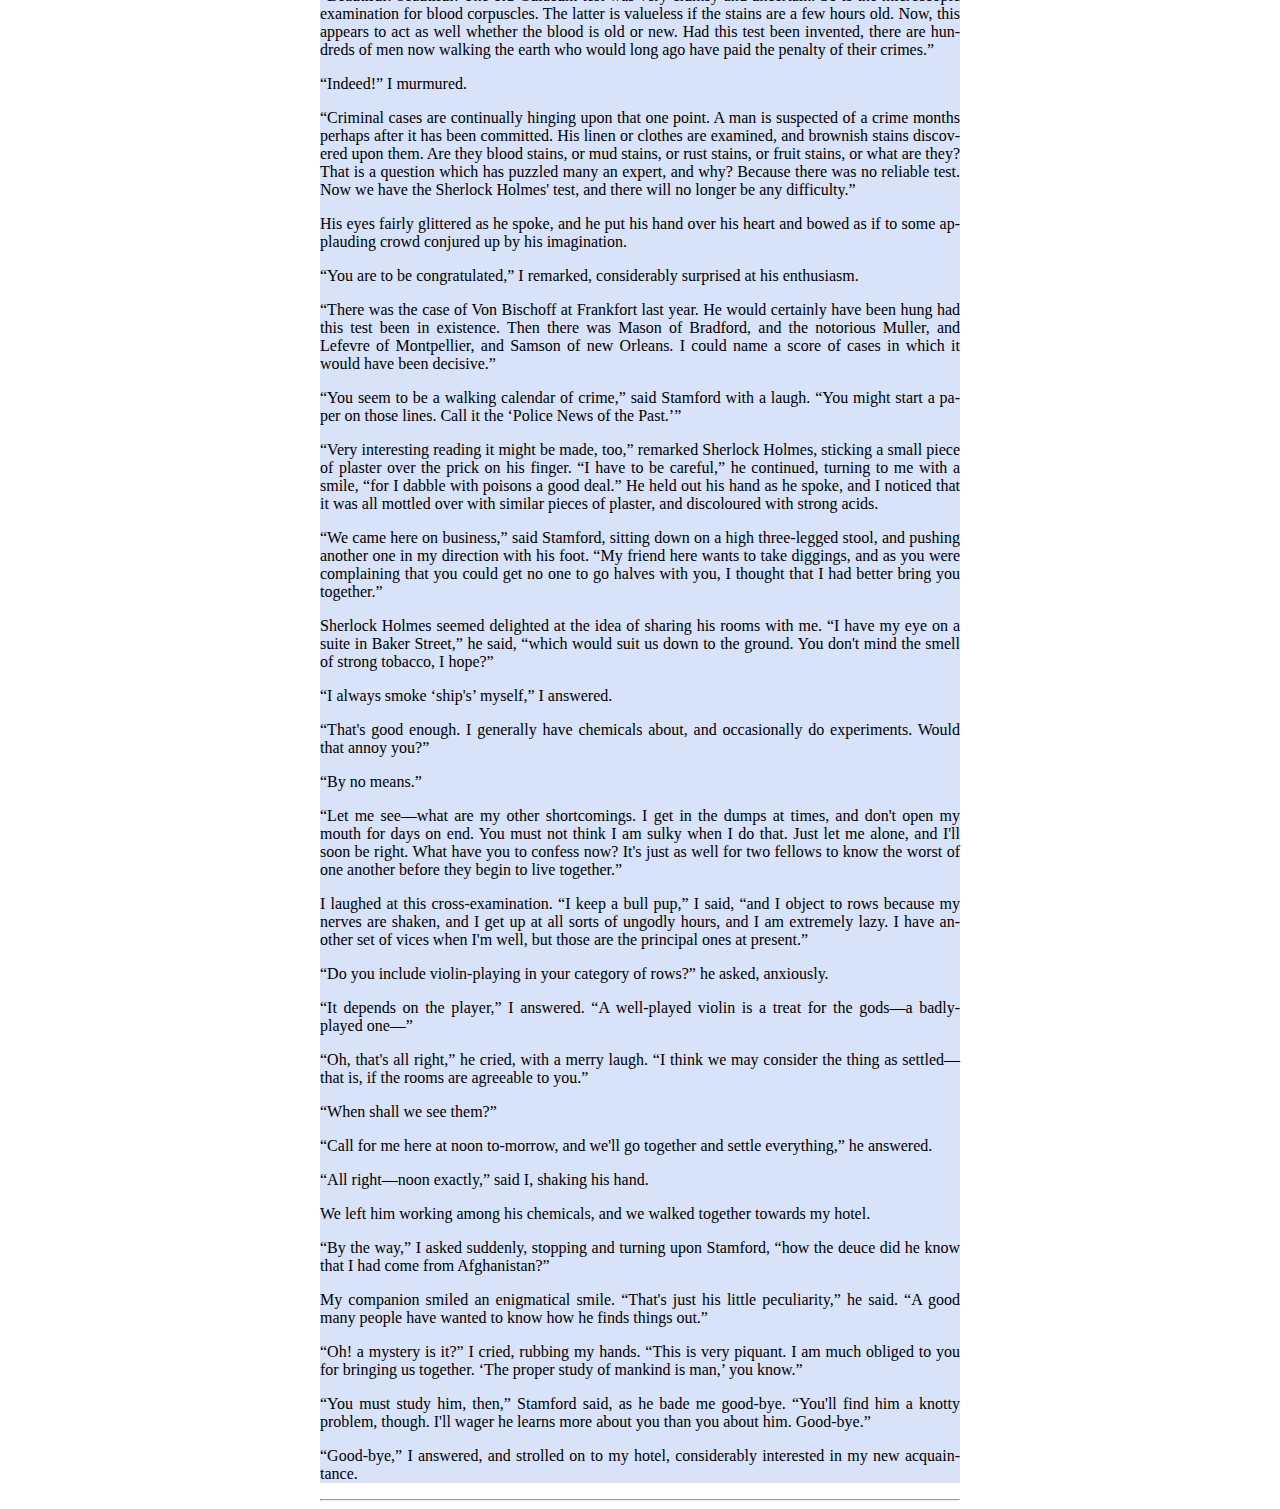
<file: Hyphenopoly/testsuite/test3.html>
<!DOCTYPE html>
<html>
    <head>
        <meta http-equiv="content-type" content="text/html; charset=UTF-8">
        <title>Test 003</title>
        <script>
        var startTime = performance.now();
        var Hyphenopoly = {
            require: {
                "en-us": "FORCEHYPHENOPOLY"
            },
            paths: {
                patterndir: "../patterns/",
                maindir: "../"
            },
            setup: {
                classnames: {
                    "hyphenate": {}
                }
            }
        };
        </script>
        <script src="../Hyphenopoly_Loader.js"></script>
        <script>
        function assert() {
            var endTime = performance.now();
            document.getElementById("result").innerHTML = "<p style=\"background-color: #d6ffd6\">" + (Math.round((endTime - startTime) * 100) / 100).toString() + " ms</p>";
            if (parent != window) {
                parent.postMessage(JSON.stringify({
                    desc: document.getElementById("desc").innerHTML,
                    index: 3,
                    result: Math.round((endTime - startTime) * 100) / 100
                }), window.location.href);
            }
        }

        if (Hyphenopoly) {
            Hyphenopoly.setup.onHyphenationDone = assert;
        } else {
            document.addEventListener("DOMContentLoaded", function() {
                assert();
            });
        }
        </script>
        <style type="text/css">
            body {
                width:50%;
                margin-left:25%;
                margin-right:25%;
            }

            .test {
                background-color: #D8E2F9;
                text-align: justify;
            }
            .ref {
                background-color: #FEEFC0;
            }

            .hyphenate {
                hyphens: auto;
                -ms-hyphens: auto;
                -moz-hyphens: auto;
                -webkit-hyphens: auto;
            }
        </style>
    </head>
    <body>
        <div id="navigate"><a href="index.html">&Larr;&nbsp;Index</a>&nbsp;|&nbsp;<a href="test2.html">&larr;&nbsp;Prev</a>&nbsp;|&nbsp;<a href="test4.html">Next&nbsp;&rarr;</a></div>

        <h1>Test 003</h1>
        <p id="desc">Measure time (pattern-loading inclusive).</p>
        <div id="result"><p>…</p></div>
        <hr>
        <div id="test1" class="test hyphenate" lang="en-us">
<p>In the year 1878 I took my degree of Doctor of Medicine of the University of London, and proceeded to Netley to go through the course prescribed for surgeons in the army. Having completed my studies there, I was duly attached to the Fifth Northumberland Fusiliers as Assistant Surgeon. The regiment was stationed in India at the time, and before I could join it, the second Afghan war had broken out. On landing at Bombay, I learned that my corps had advanced through the passes, and was already deep in the enemy's country. I followed, however, with many other officers who were in the same situation as myself, and succeeded in reaching Candahar in safety, where I found my regiment, and at once entered upon my new duties.</p>

<p>The campaign brought honours and promotion to many, but for me it had nothing but misfortune and disaster. I was removed from my brigade and attached to the Berkshires, with whom I served at the fatal battle of Maiwand. There I was struck on the shoulder by a Jezail bullet, which shattered the bone and grazed the subclavian artery. I should have fallen into the hands of the murderous Ghazis had it not been for the devotion and courage shown by Murray, my orderly, who threw me across a pack-horse, and succeeded in bringing me safely to the British lines.</p>

<p>Worn with pain, and weak from the prolonged hardships which I had undergone, I was removed, with a great train of wounded sufferers, to the base hospital at Peshawar. Here I rallied, and had already improved so far as to be able to walk about the wards, and even to bask a little upon the verandah, when I was struck down by enteric fever, that curse of our Indian possessions. For months my life was despaired of, and when at last I came to myself and became convalescent, I was so weak and emaciated that a medical board determined that not a day should be lost in sending me back to England. I was dispatched, accordingly, in the troopship <span style="font-style:italic;">Orontes</span>, and landed a month later on Portsmouth jetty, with my health irretrievably ruined, but with permission from a paternal government to spend the next nine months in attempting to improve it.</p>

<p>I had neither kith nor kin in England, and was therefore as free as air&mdash;or as free as an income of eleven shillings and sixpence a day will permit a man to be. Under such circumstances, I naturally gravitated to London, that great cesspool into which all the loungers and idlers of the Empire are irresistibly drained. There I stayed for some time at a private hotel in the Strand, leading a comfortless, meaningless existence, and spending such money as I had, considerably more freely than I ought. So alarming did the state of my finances become, that I soon realized that I must either leave the metropolis and rusticate somewhere in the country, or that I must make a complete alteration in my style of living. Choosing the latter alternative, I began by making up my mind to leave the hotel, and to take up my quarters in some less pretentious and less expensive domicile.</p>

<p>On the very day that I had come to this conclusion, I was standing at the Criterion Bar, when some one tapped me on the shoulder, and turning round I recognized young Stamford, who had been a dresser under me at Bart's. The sight of a friendly face in the great wilderness of London is a pleasant thing indeed to a lonely man. In old days Stamford had never been a particular crony of mine, but now I hailed him with enthusiasm, and he, in his turn, appeared to be delighted to see me. In the exuberance of my joy, I asked him to lunch with me at the Holborn, and we started off together in a hansom.</p>

<p>&ldquo;Whatever have you been doing with yourself, Watson?&rdquo; he asked in undisguised wonder, as we rattled through the crowded London streets. &ldquo;You are as thin as a lath and as brown as a nut.&rdquo;</p>

<p>I gave him a short sketch of my adventures, and had hardly concluded it by the time that we reached our destination.</p>

<p>&ldquo;Poor devil!&rdquo; he said, commiseratingly, after he had listened to my misfortunes. &ldquo;What are you up to now?&rdquo;</p>

<p>&ldquo;Looking for lodgings,&rdquo; I answered. &ldquo;Trying to solve the problem as to whether it is possible to get comfortable rooms at a reasonable price.&rdquo;</p>

<p>&ldquo;That's a strange thing,&rdquo; remarked my companion; &ldquo;you are the second man to-day that has used that expression to me.&rdquo;</p>

<p>&ldquo;And who was the first?&rdquo; I asked.</p>

<p>&ldquo;A fellow who is working at the chemical laboratory up at the hospital. He was bemoaning himself this morning because he could not get someone to go halves with him in some nice rooms which he had found, and which were too much for his purse.&rdquo;</p>

<p>&ldquo;By Jove!&rdquo; I cried, &ldquo;if he really wants someone to share the rooms and the expense, I am the very man for him. I should prefer having a partner to being alone.&rdquo;</p>

<p>Young Stamford looked rather strangely at me over his wine-glass. &ldquo;You don't know Sherlock Holmes yet,&rdquo; he said; &ldquo;perhaps you would not care for him as a constant companion.&rdquo;</p>

<p>&ldquo;Why, what is there against him?&rdquo;</p>

<p>&ldquo;Oh, I didn't say there was anything against him. He is a little queer in his ideas&mdash;an enthusiast in some branches of science. As far as I know he is a decent fellow enough.&rdquo;</p>

<p>&ldquo;A medical student, I suppose?&rdquo; said I.</p>

<p>&ldquo;No&mdash;I have no idea what he intends to go in for. I believe he is well up in anatomy, and he is a first-class chemist; but, as far as I know, he has never taken out any systematic medical classes. His studies are very desultory and eccentric, but he has amassed a lot of out-of-the way knowledge which would astonish his professors.&rdquo;</p>

<p>&ldquo;Did you never ask him what he was going in for?&rdquo; I asked.</p>

<p>&ldquo;No; he is not a man that it is easy to draw out, though he can be communicative enough when the fancy seizes him.&rdquo;</p>

<p>&ldquo;I should like to meet him,&rdquo; I said. &ldquo;If I am to lodge with anyone, I should prefer a man of studious and quiet habits. I am not strong enough yet to stand much noise or excitement. I had enough of both in Afghanistan to last me for the remainder of my natural existence. How could I meet this friend of yours?&rdquo;</p>

<p>&ldquo;He is sure to be at the laboratory,&rdquo; returned my companion. &ldquo;He either avoids the place for weeks, or else he works there from morning to night. If you like, we shall drive round together after luncheon.&rdquo;</p>

<p>&ldquo;Certainly,&rdquo; I answered, and the conversation drifted away into other channels.</p>

<p>As we made our way to the hospital after leaving the Holborn, Stamford gave me a few more particulars about the gentleman whom I proposed to take as a fellow-lodger.</p>

<p>&ldquo;You mustn't blame me if you don't get on with him,&rdquo; he said; &ldquo;I know nothing more of him than I have learned from meeting him occasionally in the laboratory. You proposed this arrangement, so you must not hold me responsible.&rdquo;</p>

<p>&ldquo;If we don't get on it will be easy to part company,&rdquo; I answered. &ldquo;It seems to me, Stamford,&rdquo; I added, looking hard at my companion, &ldquo;that you have some reason for washing your hands of the matter. Is this fellow's temper so formidable, or what is it? Don't be mealy-mouthed about it.&rdquo;</p>

<p>&ldquo;It is not easy to express the inexpressible,&rdquo; he answered with a laugh. &ldquo;Holmes is a little too scientific for my tastes&mdash;it approaches to cold-bloodedness. I could imagine his giving a friend a little pinch of the latest vegetable alkaloid, not out of malevolence, you understand, but simply out of a spirit of inquiry in order to have an accurate idea of the effects. To do him justice, I think that he would take it himself with the same readiness. He appears to have a passion for definite and exact knowledge.&rdquo;</p>

<p>&ldquo;Very right too.&rdquo;</p>

<p>&ldquo;Yes, but it may be pushed to excess. When it comes to beating the subjects in the dissecting-rooms with a stick, it is certainly taking rather a bizarre shape.&rdquo;</p>

<p>&ldquo;Beating the subjects!&rdquo;</p>

<p>&ldquo;Yes, to verify how far bruises may be produced after death. I saw him at it with my own eyes.&rdquo;</p>

<p>&ldquo;And yet you say he is not a medical student?&rdquo;</p>

<p>&ldquo;No. Heaven knows what the objects of his studies are. But here we are, and you must form your own impressions about him.&rdquo; As he spoke, we turned down a narrow lane and passed through a small side-door, which opened into a wing of the great hospital. It was familiar ground to me, and I needed no guiding as we ascended the bleak stone staircase and made our way down the long corridor with its vista of whitewashed wall and dun-coloured doors. Near the further end a low arched passage branched away from it and led to the chemical laboratory.</p>

<p>This was a lofty chamber, lined and littered with countless bottles. Broad, low tables were scattered about, which bristled with retorts, test-tubes, and little Bunsen lamps, with their blue flickering flames. There was only one student in the room, who was bending over a distant table absorbed in his work. At the sound of our steps he glanced round and sprang to his feet with a cry of pleasure. &ldquo;I've found it! I've found it,&rdquo; he shouted to my companion, running towards us with a test-tube in his hand. &ldquo;I have found a re-agent which is precipitated by h&#339;moglobin, and by nothing else.&rdquo; Had he discovered a gold mine, greater delight could not have shone upon his features.</p>

<p>&ldquo;Dr. Watson, Mr. Sherlock Holmes,&rdquo; said Stamford, introducing us.</p>

<p>&ldquo;How are you?&rdquo; he said cordially, gripping my hand with a strength for which I should hardly have given him credit. &ldquo;You have been in Afghanistan, I perceive.&rdquo;</p>

<p>&ldquo;How on earth did you know that?&rdquo; I asked in astonishment.</p>

<p>&ldquo;Never mind,&rdquo; said he, chuckling to himself. &ldquo;The question now is about h&#339;moglobin. No doubt you see the significance of this discovery of mine?&rdquo;</p>

<p>&ldquo;It is interesting, chemically, no doubt,&rdquo; I answered, &ldquo;but practically&mdash;&rdquo;</p>

<p>&ldquo;Why, man, it is the most practical medico-legal discovery for years. Don't you see that it gives us an infallible test for blood stains. Come over here now!&rdquo; He seized me by the coat-sleeve in his eagerness, and drew me over to the table at which he had been working. &ldquo;Let us have some fresh blood,&rdquo; he said, digging a long bodkin into his finger, and drawing off the resulting drop of blood in a chemical pipette. &ldquo;Now, I add this small quantity of blood to a litre of water. You perceive that the resulting mixture has the appearance of pure water. The proportion of blood cannot be more than one in a million. I have no doubt, however, that we shall be able to obtain the characteristic reaction.&rdquo; As he spoke, he threw into the vessel a few white crystals, and then added some drops of a transparent fluid. In an instant the contents assumed a dull mahogany colour, and a brownish dust was precipitated to the bottom of the glass jar.</p>

<p>&ldquo;Ha! ha!&rdquo; he cried, clapping his hands, and looking as delighted as a child with a new toy. &ldquo;What do you think of that?&rdquo;</p>

<p>&ldquo;It seems to be a very delicate test,&rdquo; I remarked.</p>

<p>&ldquo;Beautiful! beautiful! The old Guiacum test was very clumsy and uncertain. So is the microscopic examination for blood corpuscles. The latter is valueless if the stains are a few hours old. Now, this appears to act as well whether the blood is old or new. Had this test been invented, there are hundreds of men now walking the earth who would long ago have paid the penalty of their crimes.&rdquo;</p>

<p>&ldquo;Indeed!&rdquo; I murmured.</p>

<p>&ldquo;Criminal cases are continually hinging upon that one point. A man is suspected of a crime months perhaps after it has been committed. His linen or clothes are examined, and brownish stains discovered upon them. Are they blood stains, or mud stains, or rust stains, or fruit stains, or what are they? That is a question which has puzzled many an expert, and why? Because there was no reliable test. Now we have the Sherlock Holmes' test, and there will no longer be any difficulty.&rdquo;</p>

<p>His eyes fairly glittered as he spoke, and he put his hand over his heart and bowed as if to some applauding crowd conjured up by his imagination.</p>

<p>&ldquo;You are to be congratulated,&rdquo; I remarked, considerably surprised at his enthusiasm.</p>

<p>&ldquo;There was the case of Von Bischoff at Frankfort last year. He would certainly have been hung had this test been in existence. Then there was Mason of Bradford, and the notorious Muller, and Lefevre of Montpellier, and Samson of new Orleans. I could name a score of cases in which it would have been decisive.&rdquo;</p>

<p>&ldquo;You seem to be a walking calendar of crime,&rdquo; said Stamford with a laugh. &ldquo;You might start a paper on those lines. Call it the &lsquo;Police News of the Past.&rsquo;&rdquo;</p>

<p>&ldquo;Very interesting reading it might be made, too,&rdquo; remarked Sherlock Holmes, sticking a small piece of plaster over the prick on his finger. &ldquo;I have to be careful,&rdquo; he continued, turning to me with a smile, &ldquo;for I dabble with poisons a good deal.&rdquo; He held out his hand as he spoke, and I noticed that it was all mottled over with similar pieces of plaster, and discoloured with strong acids.</p>

<p>&ldquo;We came here on business,&rdquo; said Stamford, sitting down on a high three-legged stool, and pushing another one in my direction with his foot. &ldquo;My friend here wants to take diggings, and as you were complaining that you could get no one to go halves with you, I thought that I had better bring you together.&rdquo;</p>

<p>Sherlock Holmes seemed delighted at the idea of sharing his rooms with me. &ldquo;I have my eye on a suite in Baker Street,&rdquo; he said, &ldquo;which would suit us down to the ground. You don't mind the smell of strong tobacco, I hope?&rdquo;</p>

<p>&ldquo;I always smoke &lsquo;ship's&rsquo; myself,&rdquo; I answered.</p>

<p>&ldquo;That's good enough. I generally have chemicals about, and occasionally do experiments. Would that annoy you?&rdquo;</p>

<p>&ldquo;By no means.&rdquo;</p>

<p>&ldquo;Let me see&mdash;what are my other shortcomings. I get in the dumps at times, and don't open my mouth for days on end. You must not think I am sulky when I do that. Just let me alone, and I'll soon be right. What have you to confess now? It's just as well for two fellows to know the worst of one another before they begin to live together.&rdquo;</p>

<p>I laughed at this cross-examination. &ldquo;I keep a bull pup,&rdquo; I said, &ldquo;and I object to rows because my nerves are shaken, and I get up at all sorts of ungodly hours, and I am extremely lazy. I have another set of vices when I'm well, but those are the principal ones at present.&rdquo;</p>

<p>&ldquo;Do you include violin-playing in your category of rows?&rdquo; he asked, anxiously.</p>

<p>&ldquo;It depends on the player,&rdquo; I answered. &ldquo;A well-played violin is a treat for the gods&mdash;a badly-played one&mdash;&rdquo;</p>

<p>&ldquo;Oh, that's all right,&rdquo; he cried, with a merry laugh. &ldquo;I think we may consider the thing as settled&mdash;that is, if the rooms are agreeable to you.&rdquo;</p>

<p>&ldquo;When shall we see them?&rdquo;</p>

<p>&ldquo;Call for me here at noon to-morrow, and we'll go together and settle everything,&rdquo; he answered.</p>

<p>&ldquo;All right&mdash;noon exactly,&rdquo; said I, shaking his hand.</p>

<p>We left him working among his chemicals, and we walked together towards my hotel.</p>

<p>&ldquo;By the way,&rdquo; I asked suddenly, stopping and turning upon Stamford, &ldquo;how the deuce did he know that I had come from Afghanistan?&rdquo;</p>

<p>My companion smiled an enigmatical smile. &ldquo;That's just his little peculiarity,&rdquo; he said. &ldquo;A good many people have wanted to know how he finds things out.&rdquo;</p>

<p>&ldquo;Oh! a mystery is it?&rdquo; I cried, rubbing my hands. &ldquo;This is very piquant. I am much obliged to you for bringing us together. &lsquo;The proper study of mankind is man,&rsquo; you know.&rdquo;</p>

<p>&ldquo;You must study him, then,&rdquo; Stamford said, as he bade me good-bye. &ldquo;You'll find him a knotty problem, though. I'll wager he learns more about you than you about him. Good-bye.&rdquo;</p>

<p>&ldquo;Good-bye,&rdquo; I answered, and strolled on to my hotel, considerably interested in my new acquaintance.</p>
</div>

<hr>
</body>
</html>
</file>
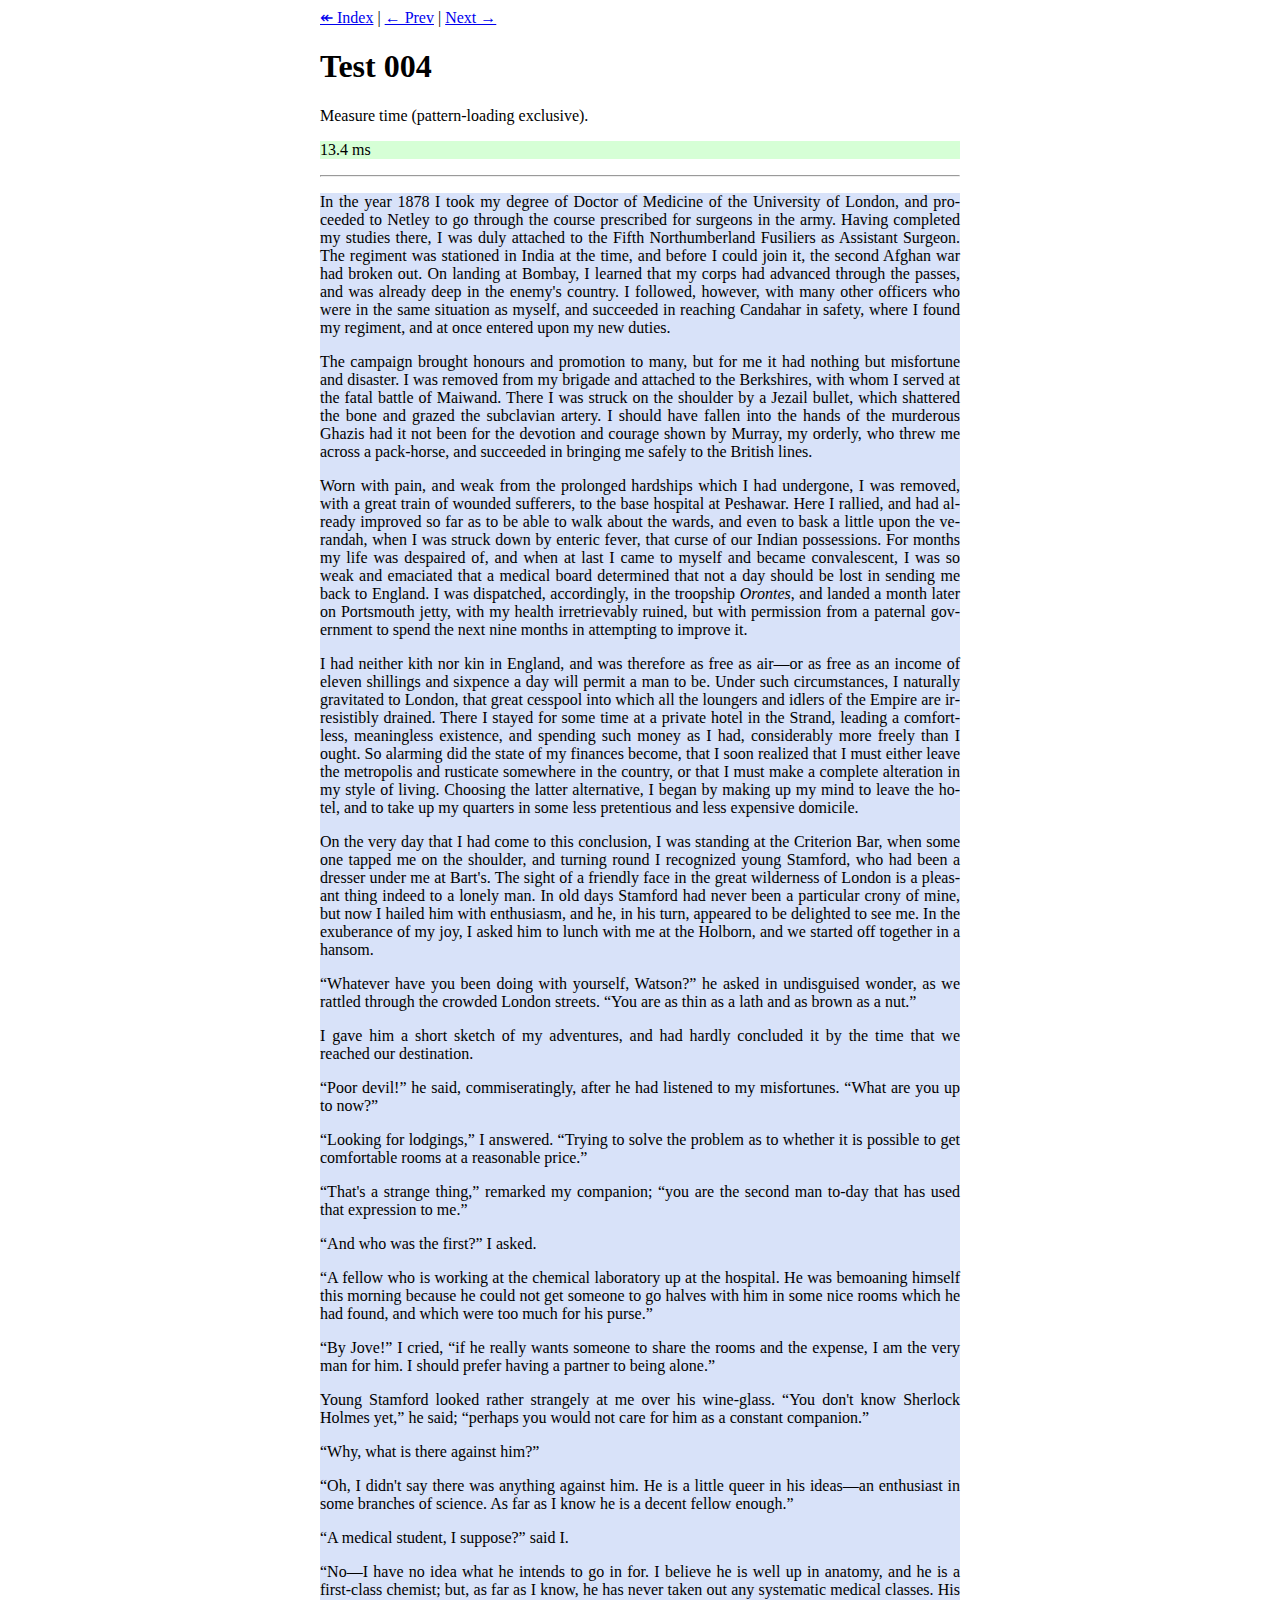
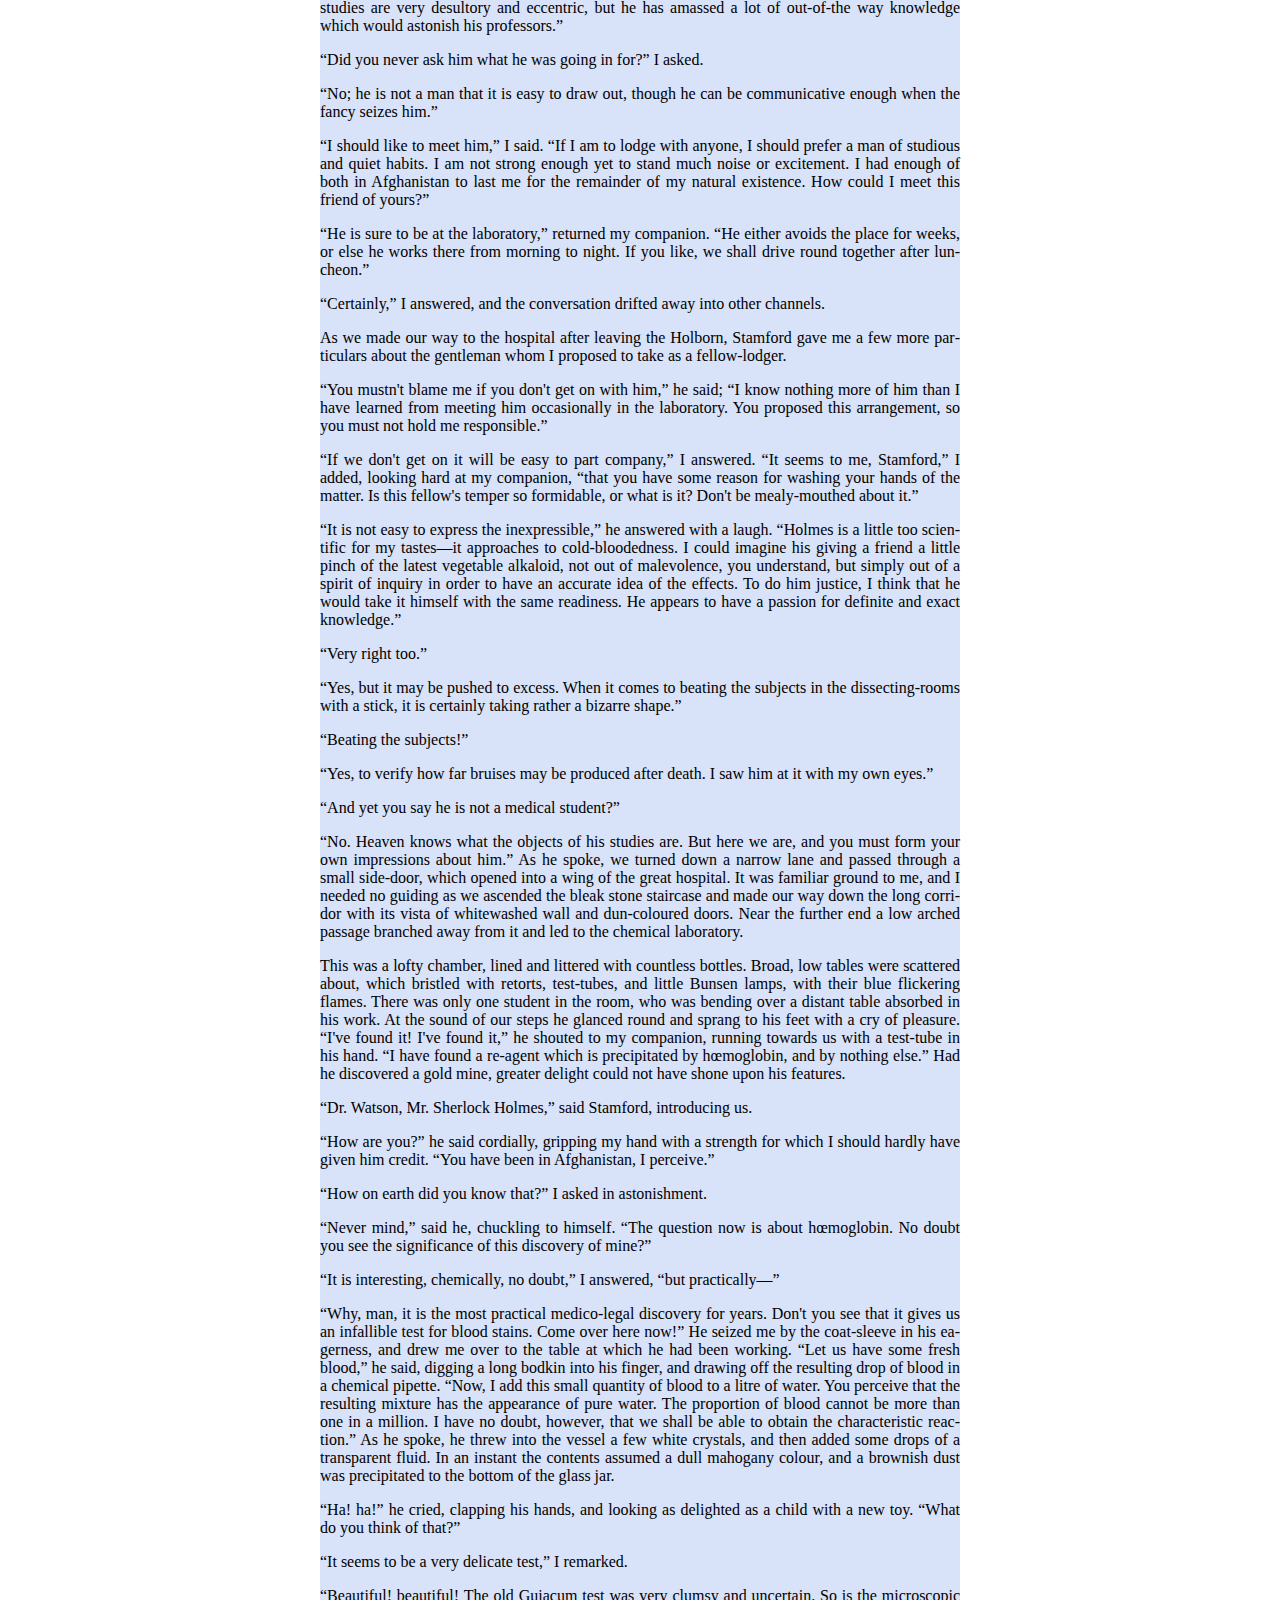
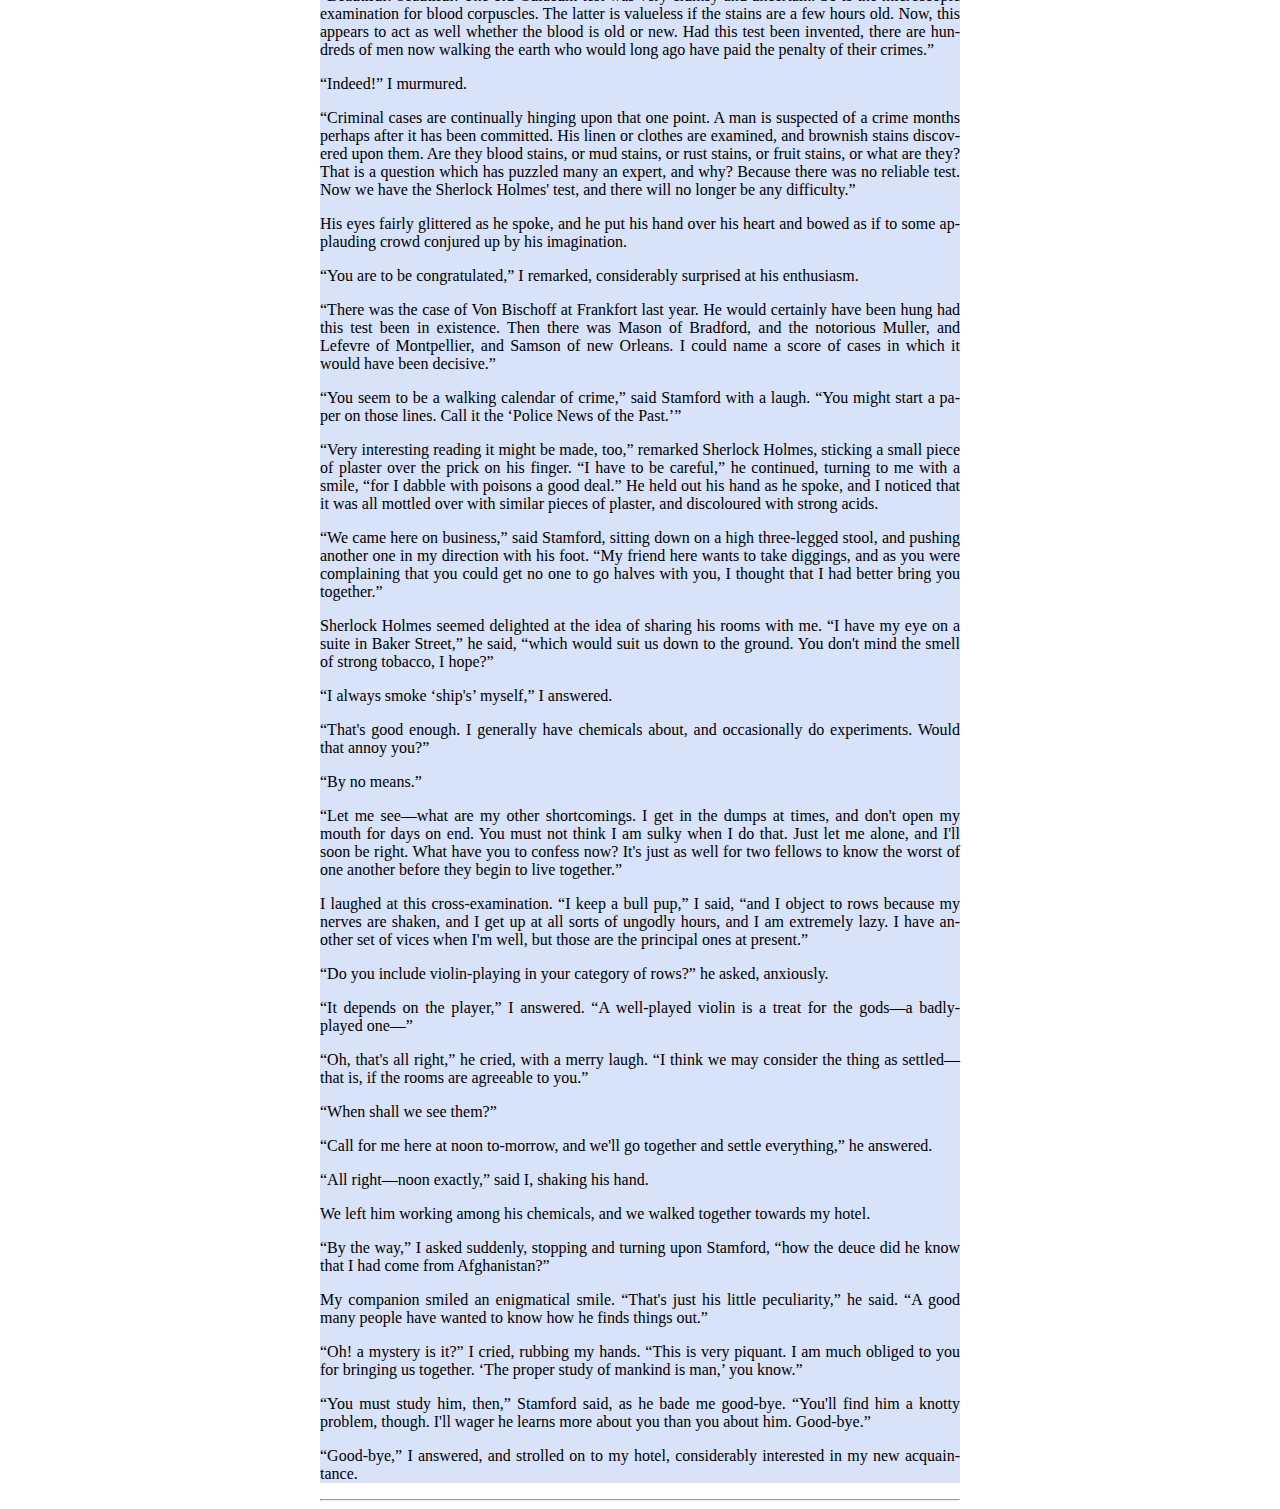
<file: Hyphenopoly/testsuite/test4.html>
<!DOCTYPE html>
<html>
    <head>
        <meta http-equiv="content-type" content="text/html; charset=UTF-8">
        <title>Test 004</title>
        <script>
        var startTime;
        var Hyphenopoly = {
            require: {
                "en-us": "FORCEHYPHENOPOLY"
            },
            paths: {
                patterndir: "../patterns/",
                maindir: "../"
            },
            setup: {
                onHyphenopolyStart: function () {
                    startTime = performance.now();
                },
                classnames: {
                    "hyphenate": {}
                }
            }
            
        };
        </script>
        <script src="../Hyphenopoly_Loader.js"></script>
        <script>
        function assert() {
            var endTime = performance.now();
            document.getElementById("result").innerHTML = "<p style=\"background-color: #d6ffd6\">" + (Math.round((endTime - startTime) * 100) / 100).toString() + " ms</p>";
            if (parent != window) {
                parent.postMessage(JSON.stringify({
                    desc: document.getElementById("desc").innerHTML,
                    index: 4,
                    result: Math.round((endTime - startTime) * 100) / 100
                }), window.location.href);
            }
        }
        if (Hyphenopoly) {
            Hyphenopoly.setup.onHyphenationDone = assert;
        } else {
            document.addEventListener("DOMContentLoaded", function () {
                    document.getElementById("result").innerHTML = "<p style=\"background-color: #d6ffd6\">" + "CSS</p>";
                    if (parent != window) {
                        parent.postMessage(JSON.stringify({
                            desc: document.getElementById("desc").innerHTML,
                            index: 4,
                            result: "CSS"
                        }), window.location.href);
                    }
                });
        }
        </script>
        
        <style type="text/css">
            body {
                width:50%;
                margin-left:25%;
                margin-right:25%;
            }

            .test {
                background-color: #D8E2F9;
                text-align: justify;
            }
            .ref {
                background-color: #FEEFC0;
            }

            .hyphenate {
                hyphens: auto;
                -ms-hyphens: auto;
                -moz-hyphens: auto;
                -webkit-hyphens: auto;
            }
        </style>
    </head>
    <body>
        <div id="navigate"><a href="index.html">&Larr;&nbsp;Index</a>&nbsp;|&nbsp;<a href="test3.html">&larr;&nbsp;Prev</a>&nbsp;|&nbsp;<a href="test5.html">Next&nbsp;&rarr;</a></div>

        <h1>Test 004</h1>
        <p id="desc">Measure time (pattern-loading exclusive).</p>
        <div id="result"><p>…</p></div>
        <hr>
        <div id="test1" class="test hyphenate" lang="en-us">
<p>In the year 1878 I took my degree of Doctor of Medicine of the University of London, and proceeded to Netley to go through the course prescribed for surgeons in the army. Having completed my studies there, I was duly attached to the Fifth Northumberland Fusiliers as Assistant Surgeon. The regiment was stationed in India at the time, and before I could join it, the second Afghan war had broken out. On landing at Bombay, I learned that my corps had advanced through the passes, and was already deep in the enemy's country. I followed, however, with many other officers who were in the same situation as myself, and succeeded in reaching Candahar in safety, where I found my regiment, and at once entered upon my new duties.</p>

<p>The campaign brought honours and promotion to many, but for me it had nothing but misfortune and disaster. I was removed from my brigade and attached to the Berkshires, with whom I served at the fatal battle of Maiwand. There I was struck on the shoulder by a Jezail bullet, which shattered the bone and grazed the subclavian artery. I should have fallen into the hands of the murderous Ghazis had it not been for the devotion and courage shown by Murray, my orderly, who threw me across a pack-horse, and succeeded in bringing me safely to the British lines.</p>

<p>Worn with pain, and weak from the prolonged hardships which I had undergone, I was removed, with a great train of wounded sufferers, to the base hospital at Peshawar. Here I rallied, and had already improved so far as to be able to walk about the wards, and even to bask a little upon the verandah, when I was struck down by enteric fever, that curse of our Indian possessions. For months my life was despaired of, and when at last I came to myself and became convalescent, I was so weak and emaciated that a medical board determined that not a day should be lost in sending me back to England. I was dispatched, accordingly, in the troopship <span style="font-style:italic;">Orontes</span>, and landed a month later on Portsmouth jetty, with my health irretrievably ruined, but with permission from a paternal government to spend the next nine months in attempting to improve it.</p>

<p>I had neither kith nor kin in England, and was therefore as free as air&mdash;or as free as an income of eleven shillings and sixpence a day will permit a man to be. Under such circumstances, I naturally gravitated to London, that great cesspool into which all the loungers and idlers of the Empire are irresistibly drained. There I stayed for some time at a private hotel in the Strand, leading a comfortless, meaningless existence, and spending such money as I had, considerably more freely than I ought. So alarming did the state of my finances become, that I soon realized that I must either leave the metropolis and rusticate somewhere in the country, or that I must make a complete alteration in my style of living. Choosing the latter alternative, I began by making up my mind to leave the hotel, and to take up my quarters in some less pretentious and less expensive domicile.</p>

<p>On the very day that I had come to this conclusion, I was standing at the Criterion Bar, when some one tapped me on the shoulder, and turning round I recognized young Stamford, who had been a dresser under me at Bart's. The sight of a friendly face in the great wilderness of London is a pleasant thing indeed to a lonely man. In old days Stamford had never been a particular crony of mine, but now I hailed him with enthusiasm, and he, in his turn, appeared to be delighted to see me. In the exuberance of my joy, I asked him to lunch with me at the Holborn, and we started off together in a hansom.</p>

<p>&ldquo;Whatever have you been doing with yourself, Watson?&rdquo; he asked in undisguised wonder, as we rattled through the crowded London streets. &ldquo;You are as thin as a lath and as brown as a nut.&rdquo;</p>

<p>I gave him a short sketch of my adventures, and had hardly concluded it by the time that we reached our destination.</p>

<p>&ldquo;Poor devil!&rdquo; he said, commiseratingly, after he had listened to my misfortunes. &ldquo;What are you up to now?&rdquo;</p>

<p>&ldquo;Looking for lodgings,&rdquo; I answered. &ldquo;Trying to solve the problem as to whether it is possible to get comfortable rooms at a reasonable price.&rdquo;</p>

<p>&ldquo;That's a strange thing,&rdquo; remarked my companion; &ldquo;you are the second man to-day that has used that expression to me.&rdquo;</p>

<p>&ldquo;And who was the first?&rdquo; I asked.</p>

<p>&ldquo;A fellow who is working at the chemical laboratory up at the hospital. He was bemoaning himself this morning because he could not get someone to go halves with him in some nice rooms which he had found, and which were too much for his purse.&rdquo;</p>

<p>&ldquo;By Jove!&rdquo; I cried, &ldquo;if he really wants someone to share the rooms and the expense, I am the very man for him. I should prefer having a partner to being alone.&rdquo;</p>

<p>Young Stamford looked rather strangely at me over his wine-glass. &ldquo;You don't know Sherlock Holmes yet,&rdquo; he said; &ldquo;perhaps you would not care for him as a constant companion.&rdquo;</p>

<p>&ldquo;Why, what is there against him?&rdquo;</p>

<p>&ldquo;Oh, I didn't say there was anything against him. He is a little queer in his ideas&mdash;an enthusiast in some branches of science. As far as I know he is a decent fellow enough.&rdquo;</p>

<p>&ldquo;A medical student, I suppose?&rdquo; said I.</p>

<p>&ldquo;No&mdash;I have no idea what he intends to go in for. I believe he is well up in anatomy, and he is a first-class chemist; but, as far as I know, he has never taken out any systematic medical classes. His studies are very desultory and eccentric, but he has amassed a lot of out-of-the way knowledge which would astonish his professors.&rdquo;</p>

<p>&ldquo;Did you never ask him what he was going in for?&rdquo; I asked.</p>

<p>&ldquo;No; he is not a man that it is easy to draw out, though he can be communicative enough when the fancy seizes him.&rdquo;</p>

<p>&ldquo;I should like to meet him,&rdquo; I said. &ldquo;If I am to lodge with anyone, I should prefer a man of studious and quiet habits. I am not strong enough yet to stand much noise or excitement. I had enough of both in Afghanistan to last me for the remainder of my natural existence. How could I meet this friend of yours?&rdquo;</p>

<p>&ldquo;He is sure to be at the laboratory,&rdquo; returned my companion. &ldquo;He either avoids the place for weeks, or else he works there from morning to night. If you like, we shall drive round together after luncheon.&rdquo;</p>

<p>&ldquo;Certainly,&rdquo; I answered, and the conversation drifted away into other channels.</p>

<p>As we made our way to the hospital after leaving the Holborn, Stamford gave me a few more particulars about the gentleman whom I proposed to take as a fellow-lodger.</p>

<p>&ldquo;You mustn't blame me if you don't get on with him,&rdquo; he said; &ldquo;I know nothing more of him than I have learned from meeting him occasionally in the laboratory. You proposed this arrangement, so you must not hold me responsible.&rdquo;</p>

<p>&ldquo;If we don't get on it will be easy to part company,&rdquo; I answered. &ldquo;It seems to me, Stamford,&rdquo; I added, looking hard at my companion, &ldquo;that you have some reason for washing your hands of the matter. Is this fellow's temper so formidable, or what is it? Don't be mealy-mouthed about it.&rdquo;</p>

<p>&ldquo;It is not easy to express the inexpressible,&rdquo; he answered with a laugh. &ldquo;Holmes is a little too scientific for my tastes&mdash;it approaches to cold-bloodedness. I could imagine his giving a friend a little pinch of the latest vegetable alkaloid, not out of malevolence, you understand, but simply out of a spirit of inquiry in order to have an accurate idea of the effects. To do him justice, I think that he would take it himself with the same readiness. He appears to have a passion for definite and exact knowledge.&rdquo;</p>

<p>&ldquo;Very right too.&rdquo;</p>

<p>&ldquo;Yes, but it may be pushed to excess. When it comes to beating the subjects in the dissecting-rooms with a stick, it is certainly taking rather a bizarre shape.&rdquo;</p>

<p>&ldquo;Beating the subjects!&rdquo;</p>

<p>&ldquo;Yes, to verify how far bruises may be produced after death. I saw him at it with my own eyes.&rdquo;</p>

<p>&ldquo;And yet you say he is not a medical student?&rdquo;</p>

<p>&ldquo;No. Heaven knows what the objects of his studies are. But here we are, and you must form your own impressions about him.&rdquo; As he spoke, we turned down a narrow lane and passed through a small side-door, which opened into a wing of the great hospital. It was familiar ground to me, and I needed no guiding as we ascended the bleak stone staircase and made our way down the long corridor with its vista of whitewashed wall and dun-coloured doors. Near the further end a low arched passage branched away from it and led to the chemical laboratory.</p>

<p>This was a lofty chamber, lined and littered with countless bottles. Broad, low tables were scattered about, which bristled with retorts, test-tubes, and little Bunsen lamps, with their blue flickering flames. There was only one student in the room, who was bending over a distant table absorbed in his work. At the sound of our steps he glanced round and sprang to his feet with a cry of pleasure. &ldquo;I've found it! I've found it,&rdquo; he shouted to my companion, running towards us with a test-tube in his hand. &ldquo;I have found a re-agent which is precipitated by h&#339;moglobin, and by nothing else.&rdquo; Had he discovered a gold mine, greater delight could not have shone upon his features.</p>

<p>&ldquo;Dr. Watson, Mr. Sherlock Holmes,&rdquo; said Stamford, introducing us.</p>

<p>&ldquo;How are you?&rdquo; he said cordially, gripping my hand with a strength for which I should hardly have given him credit. &ldquo;You have been in Afghanistan, I perceive.&rdquo;</p>

<p>&ldquo;How on earth did you know that?&rdquo; I asked in astonishment.</p>

<p>&ldquo;Never mind,&rdquo; said he, chuckling to himself. &ldquo;The question now is about h&#339;moglobin. No doubt you see the significance of this discovery of mine?&rdquo;</p>

<p>&ldquo;It is interesting, chemically, no doubt,&rdquo; I answered, &ldquo;but practically&mdash;&rdquo;</p>

<p>&ldquo;Why, man, it is the most practical medico-legal discovery for years. Don't you see that it gives us an infallible test for blood stains. Come over here now!&rdquo; He seized me by the coat-sleeve in his eagerness, and drew me over to the table at which he had been working. &ldquo;Let us have some fresh blood,&rdquo; he said, digging a long bodkin into his finger, and drawing off the resulting drop of blood in a chemical pipette. &ldquo;Now, I add this small quantity of blood to a litre of water. You perceive that the resulting mixture has the appearance of pure water. The proportion of blood cannot be more than one in a million. I have no doubt, however, that we shall be able to obtain the characteristic reaction.&rdquo; As he spoke, he threw into the vessel a few white crystals, and then added some drops of a transparent fluid. In an instant the contents assumed a dull mahogany colour, and a brownish dust was precipitated to the bottom of the glass jar.</p>

<p>&ldquo;Ha! ha!&rdquo; he cried, clapping his hands, and looking as delighted as a child with a new toy. &ldquo;What do you think of that?&rdquo;</p>

<p>&ldquo;It seems to be a very delicate test,&rdquo; I remarked.</p>

<p>&ldquo;Beautiful! beautiful! The old Guiacum test was very clumsy and uncertain. So is the microscopic examination for blood corpuscles. The latter is valueless if the stains are a few hours old. Now, this appears to act as well whether the blood is old or new. Had this test been invented, there are hundreds of men now walking the earth who would long ago have paid the penalty of their crimes.&rdquo;</p>

<p>&ldquo;Indeed!&rdquo; I murmured.</p>

<p>&ldquo;Criminal cases are continually hinging upon that one point. A man is suspected of a crime months perhaps after it has been committed. His linen or clothes are examined, and brownish stains discovered upon them. Are they blood stains, or mud stains, or rust stains, or fruit stains, or what are they? That is a question which has puzzled many an expert, and why? Because there was no reliable test. Now we have the Sherlock Holmes' test, and there will no longer be any difficulty.&rdquo;</p>

<p>His eyes fairly glittered as he spoke, and he put his hand over his heart and bowed as if to some applauding crowd conjured up by his imagination.</p>

<p>&ldquo;You are to be congratulated,&rdquo; I remarked, considerably surprised at his enthusiasm.</p>

<p>&ldquo;There was the case of Von Bischoff at Frankfort last year. He would certainly have been hung had this test been in existence. Then there was Mason of Bradford, and the notorious Muller, and Lefevre of Montpellier, and Samson of new Orleans. I could name a score of cases in which it would have been decisive.&rdquo;</p>

<p>&ldquo;You seem to be a walking calendar of crime,&rdquo; said Stamford with a laugh. &ldquo;You might start a paper on those lines. Call it the &lsquo;Police News of the Past.&rsquo;&rdquo;</p>

<p>&ldquo;Very interesting reading it might be made, too,&rdquo; remarked Sherlock Holmes, sticking a small piece of plaster over the prick on his finger. &ldquo;I have to be careful,&rdquo; he continued, turning to me with a smile, &ldquo;for I dabble with poisons a good deal.&rdquo; He held out his hand as he spoke, and I noticed that it was all mottled over with similar pieces of plaster, and discoloured with strong acids.</p>

<p>&ldquo;We came here on business,&rdquo; said Stamford, sitting down on a high three-legged stool, and pushing another one in my direction with his foot. &ldquo;My friend here wants to take diggings, and as you were complaining that you could get no one to go halves with you, I thought that I had better bring you together.&rdquo;</p>

<p>Sherlock Holmes seemed delighted at the idea of sharing his rooms with me. &ldquo;I have my eye on a suite in Baker Street,&rdquo; he said, &ldquo;which would suit us down to the ground. You don't mind the smell of strong tobacco, I hope?&rdquo;</p>

<p>&ldquo;I always smoke &lsquo;ship's&rsquo; myself,&rdquo; I answered.</p>

<p>&ldquo;That's good enough. I generally have chemicals about, and occasionally do experiments. Would that annoy you?&rdquo;</p>

<p>&ldquo;By no means.&rdquo;</p>

<p>&ldquo;Let me see&mdash;what are my other shortcomings. I get in the dumps at times, and don't open my mouth for days on end. You must not think I am sulky when I do that. Just let me alone, and I'll soon be right. What have you to confess now? It's just as well for two fellows to know the worst of one another before they begin to live together.&rdquo;</p>

<p>I laughed at this cross-examination. &ldquo;I keep a bull pup,&rdquo; I said, &ldquo;and I object to rows because my nerves are shaken, and I get up at all sorts of ungodly hours, and I am extremely lazy. I have another set of vices when I'm well, but those are the principal ones at present.&rdquo;</p>

<p>&ldquo;Do you include violin-playing in your category of rows?&rdquo; he asked, anxiously.</p>

<p>&ldquo;It depends on the player,&rdquo; I answered. &ldquo;A well-played violin is a treat for the gods&mdash;a badly-played one&mdash;&rdquo;</p>

<p>&ldquo;Oh, that's all right,&rdquo; he cried, with a merry laugh. &ldquo;I think we may consider the thing as settled&mdash;that is, if the rooms are agreeable to you.&rdquo;</p>

<p>&ldquo;When shall we see them?&rdquo;</p>

<p>&ldquo;Call for me here at noon to-morrow, and we'll go together and settle everything,&rdquo; he answered.</p>

<p>&ldquo;All right&mdash;noon exactly,&rdquo; said I, shaking his hand.</p>

<p>We left him working among his chemicals, and we walked together towards my hotel.</p>

<p>&ldquo;By the way,&rdquo; I asked suddenly, stopping and turning upon Stamford, &ldquo;how the deuce did he know that I had come from Afghanistan?&rdquo;</p>

<p>My companion smiled an enigmatical smile. &ldquo;That's just his little peculiarity,&rdquo; he said. &ldquo;A good many people have wanted to know how he finds things out.&rdquo;</p>

<p>&ldquo;Oh! a mystery is it?&rdquo; I cried, rubbing my hands. &ldquo;This is very piquant. I am much obliged to you for bringing us together. &lsquo;The proper study of mankind is man,&rsquo; you know.&rdquo;</p>

<p>&ldquo;You must study him, then,&rdquo; Stamford said, as he bade me good-bye. &ldquo;You'll find him a knotty problem, though. I'll wager he learns more about you than you about him. Good-bye.&rdquo;</p>

<p>&ldquo;Good-bye,&rdquo; I answered, and strolled on to my hotel, considerably interested in my new acquaintance.</p>
</div>
<hr>
    </body>
</html>
</file>
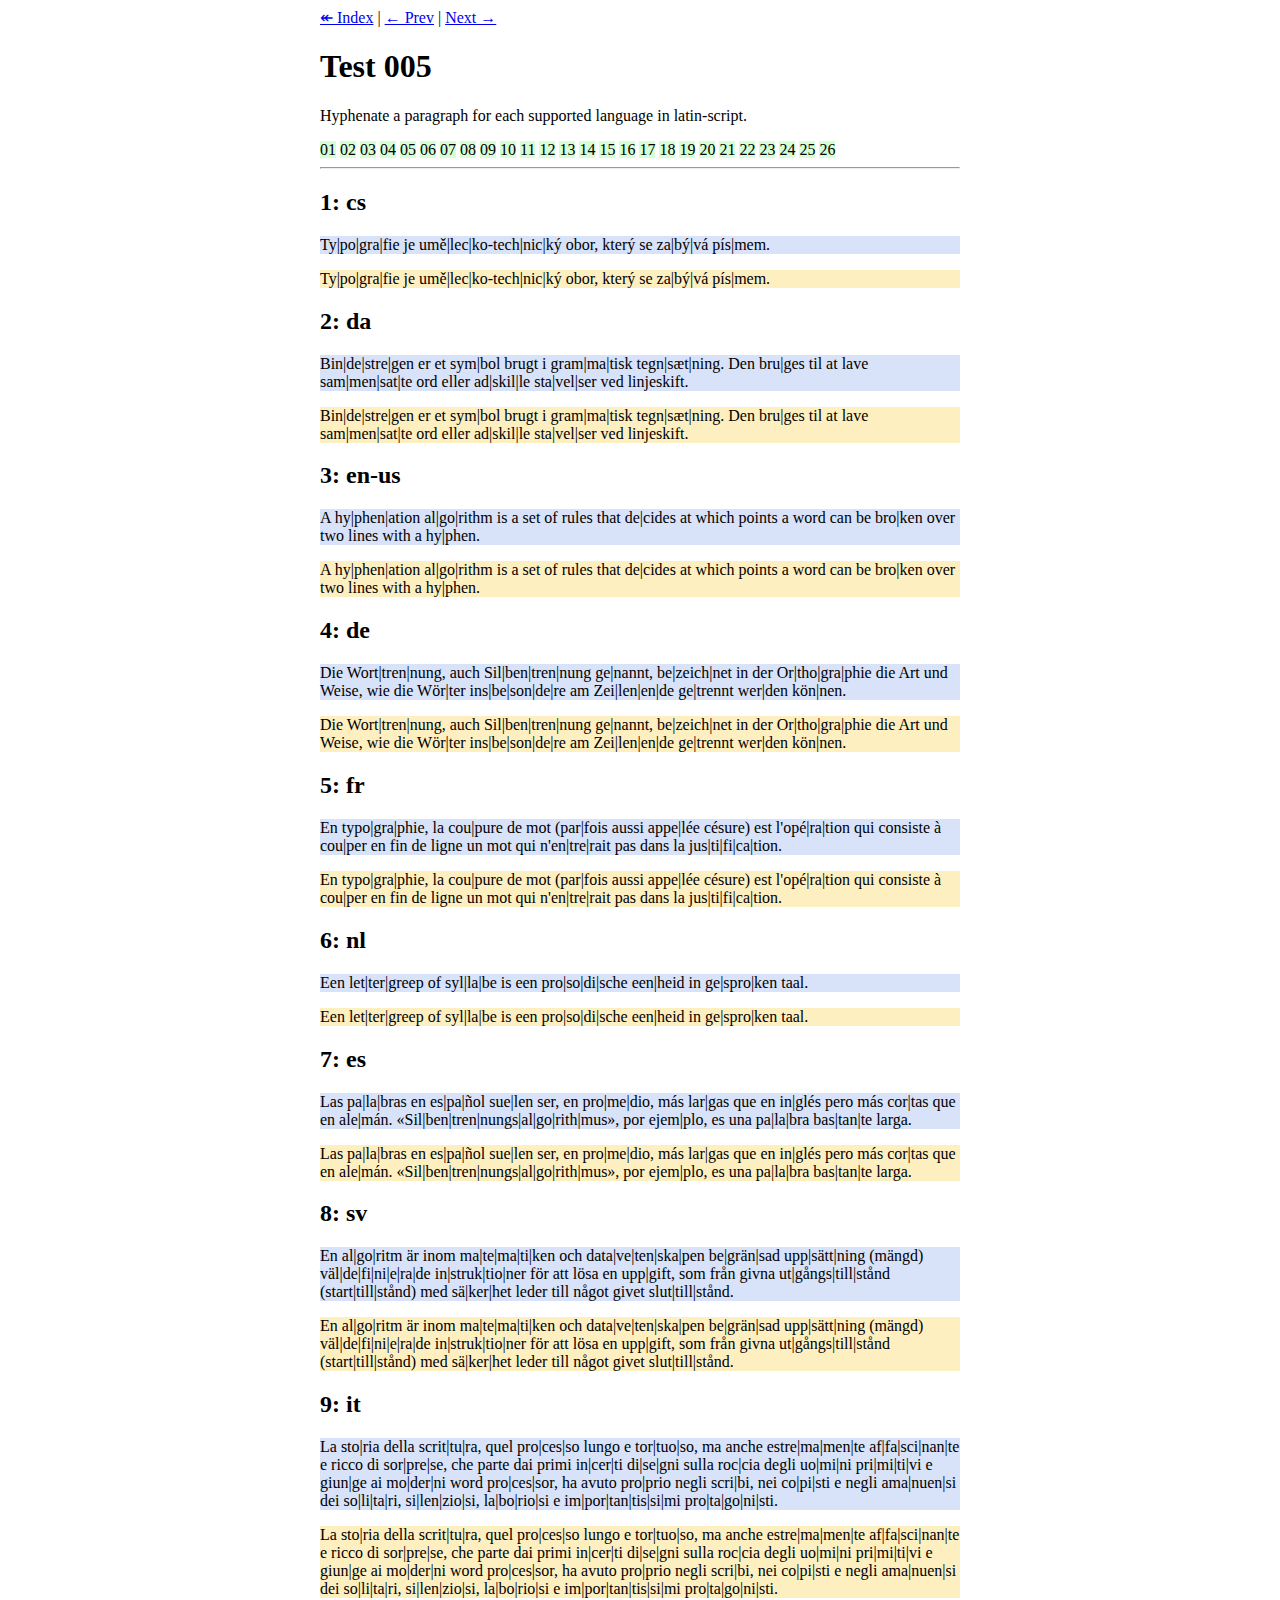
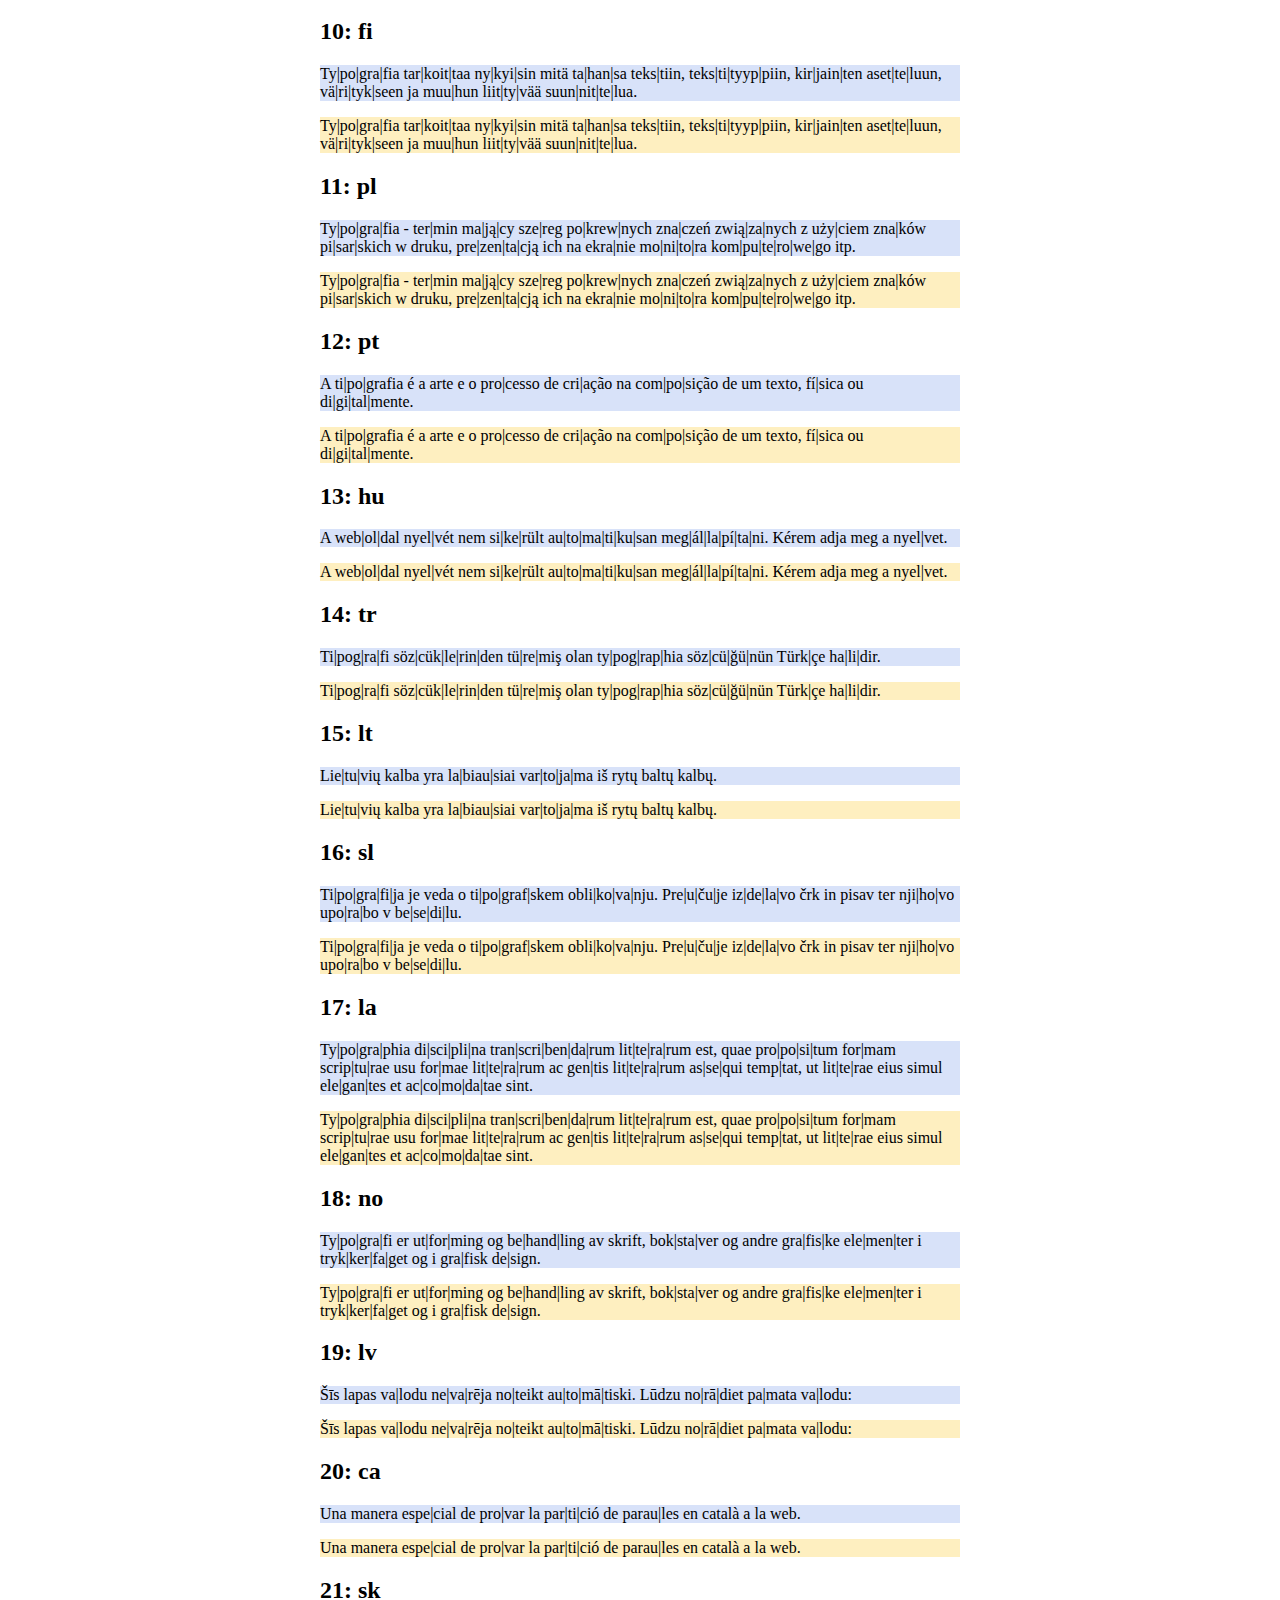
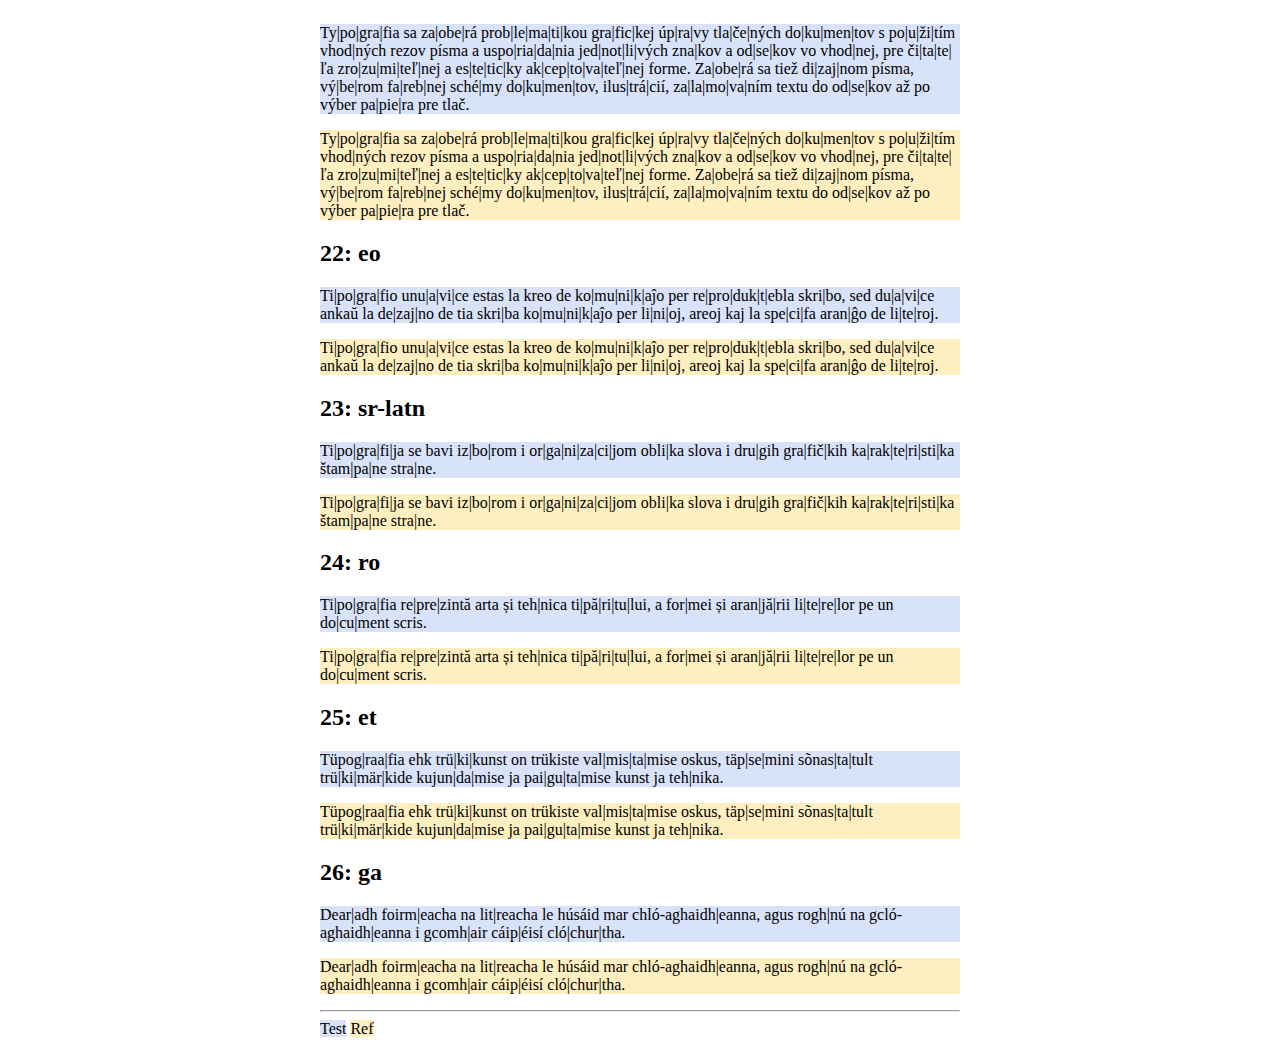
<file: Hyphenopoly/testsuite/test5.html>
<!DOCTYPE html>
<html>
    <head>
        <meta http-equiv="content-type" content="text/html; charset=UTF-8">
        <title>Test 5</title>
        <script>
        var Hyphenopoly = {
            require: {
                "cs": "FORCEHYPHENOPOLY",
                "da": "FORCEHYPHENOPOLY",
                "en-us": "FORCEHYPHENOPOLY",
                "de": "FORCEHYPHENOPOLY",
                "fr": "FORCEHYPHENOPOLY",
                "nl": "FORCEHYPHENOPOLY",
                "es": "FORCEHYPHENOPOLY",
                "sv": "FORCEHYPHENOPOLY",
                "it": "FORCEHYPHENOPOLY",
                "fi": "FORCEHYPHENOPOLY",
                "pl": "FORCEHYPHENOPOLY",
                "pt": "FORCEHYPHENOPOLY",
                "hu": "FORCEHYPHENOPOLY",
                "tr": "FORCEHYPHENOPOLY",
                "lt": "FORCEHYPHENOPOLY",
                "sl": "FORCEHYPHENOPOLY",
                "la": "FORCEHYPHENOPOLY",
                "nb-no": "FORCEHYPHENOPOLY",
                "lv": "FORCEHYPHENOPOLY",
                "ca": "FORCEHYPHENOPOLY",
                "sk": "FORCEHYPHENOPOLY",
                "eo": "FORCEHYPHENOPOLY",
                "sr-latn": "FORCEHYPHENOPOLY",
                "ro": "FORCEHYPHENOPOLY",
                "et": "FORCEHYPHENOPOLY",
                "ga": "FORCEHYPHENOPOLY"
            },
            paths: {
                patterndir: "../patterns/",
                maindir: "../"
            },
            setup: {
                classnames: {
                    "hyphenate": {
                        hyphen: "|",
                        compound: "auto"
                    }
                }
            }
        };

        function assert() {
            var tests = 26;
            var i = 1;
            var test = "";
            var ref = "";
            var result = true;
            while (i <= tests) {
                test = document.getElementById("test" + i).innerHTML;
                ref = document.getElementById("ref" + i).innerHTML;
                if (test === ref) {
                    document.getElementById("result").innerHTML += "<span style=\"background-color: #d6ffd6\">" + (function (i) {
                        return (i < 10) ? "0" + i : i; 
                    }(i)) + "</span> ";
                    result = result && true;
                } else {
                    document.getElementById("result").innerHTML += "<span style=\"background-color: #ffd6d6\">" + (function (i) {
                        return (i < 10) ? "0" + i : i; 
                    }(i)) + "</span> ";
                    result = false;
                }
                i += 1;
            }
            if (parent != window) {
                parent.postMessage(JSON.stringify({
                    desc: document.getElementById("desc").innerHTML,
                    index: 5,
                    result: (result ? "passed" : "failed")
                }), window.location.href);
            }
        }
        Hyphenopoly.setup.onHyphenationDone = assert;
        </script>
        <script src="../Hyphenopoly_Loader.js"></script>
        <style type="text/css">
            body {
                width:50%;
                margin-left:25%;
                margin-right:25%;
            }

            .test {
                background-color: #D8E2F9;
            }
            .ref {
                background-color: #FEEFC0;
            }

        </style>
    </head>
    <body>
        <div id="navigate"><a href="index.html">&Larr;&nbsp;Index</a>&nbsp;|&nbsp;<a href="test4.html">&larr;&nbsp;Prev</a>&nbsp;|&nbsp;<a href="test6.html">Next&nbsp;&rarr;</a></div>

        <h1>Test 005</h1>
        <p id="desc">Hyphenate a paragraph for each supported language in latin-script.</p>
        <div id="result"></div>
        <hr>
        <h2>1: cs</h2>
        <p id="test1" class="test hyphenate" lang="cs">Typografie je umělecko-technický obor, který se zabývá písmem.</p>
        <p id="ref1" class="ref" lang="cs">Ty|po|gra|fie je umě|lec|ko-tech|nic|ký obor, který se za|bý|vá pís|mem.</p>

        <h2>2: da</h2>
        <p id="test2" class="test hyphenate" lang="da">Bindestregen er et symbol brugt i grammatisk tegnsætning. Den bruges til at lave sammensatte ord eller adskille stavelser ved linjeskift.</p>
        <p id="ref2" class="ref" lang="da">Bin|de|stre|gen er et sym|bol brugt i gram|ma|tisk tegn|sæt|ning. Den bru|ges til at lave sam|men|sat|te ord eller ad|skil|le sta|vel|ser ved linjeskift.</p>
        
        <h2>3: en-us</h2>
        <p id="test3" class="test hyphenate" lang="en-us">A hyphenation algorithm is a set of rules that decides at which points a word can be broken over two lines with a hyphen.</p>
        <p id="ref3" class="ref" lang="en-us">A hy|phen|ation al|go|rithm is a set of rules that de|cides at which points a word can be bro|ken over two lines with a hy|phen.</p>

        <h2>4: de</h2>
        <p id="test4" class="test hyphenate" lang="de">Die Worttrennung, auch Silbentrennung genannt, bezeichnet in der Orthographie die Art und Weise, wie die Wörter insbesondere am Zeilenende getrennt werden können.</p>
        <p id="ref4" class="ref" class="ref" lang="de">Die Wort|tren|nung, auch Sil|ben|tren|nung ge|nannt, be|zeich|net in der Or|tho|gra|phie die Art und Weise, wie die Wör|ter ins|be|son|de|re am Zei|len|en|de ge|trennt wer|den kön|nen.</p>

        <h2>5: fr</h2>
        <p id="test5" class="test hyphenate" lang="fr">En typographie, la coupure de mot (parfois aussi appelée césure) est l'opération qui consiste à couper en fin de ligne un mot qui n'entrerait pas dans la justification.</p>
        <p id="ref5" class="ref" class="ref" lang="fr">En typo|gra|phie, la cou|pure de mot (par|fois aussi appe|lée césure) est l'opé|ra|tion qui consiste à cou|per en fin de ligne un mot qui n'en|tre|rait pas dans la jus|ti|fi|ca|tion.</p>

        <h2>6: nl</h2>
        <p id="test6" class="test hyphenate" lang="nl">Een lettergreep of syllabe is een prosodische eenheid in gesproken taal.</p>
        <p id="ref6" class="ref" lang="nl">Een let|ter|greep of syl|la|be is een pro|so|di|sche een|heid in ge|spro|ken taal.</p>

        <h2>7: es</h2>
        <p id="test7" class="test hyphenate" lang="es">Las palabras en español suelen ser, en promedio, más largas que en inglés pero más cortas que en alemán. <span lang="de">«Silbentrennungsalgorithmus»</span>, por ejemplo, es una palabra bastante larga.</p>
        <p id="ref7" class="ref" lang="es">Las pa|la|bras en es|pa|ñol sue|len ser, en pro|me|dio, más lar|gas que en in|glés pero más cor|tas que en ale|mán. <span lang="de">«Sil|ben|tren|nungs|al|go|rith|mus»</span>, por ejem|plo, es una pa|la|bra bas|tan|te larga.</p>
        <h2>8: sv</h2>
        <p id="test8" class="test hyphenate" lang="sv">En algoritm är inom matematiken och datavetenskapen begränsad uppsättning (mängd) väldefinierade instruktioner för att lösa en uppgift, som från givna utgångstillstånd (starttillstånd) med säkerhet leder till något givet sluttillstånd.</p>
        <p id="ref8" class="ref" lang="sv">En al|go|ritm är inom ma|te|ma|ti|ken och data|ve|ten|ska|pen be|grän|sad upp|sätt|ning (mängd) väl|de|fi|ni|e|ra|de in|struk|tio|ner för att lösa en upp|gift, som från givna ut|gångs|till|stånd (start|till|stånd) med sä|ker|het leder till något givet slut|till|stånd.</p>
        <h2>9: it</h2>
        <p id="test9" class="test hyphenate" lang="it">La storia della scrittura, quel processo lungo e tortuoso, ma anche estremamente affascinante e ricco di sorprese, che parte dai primi incerti disegni sulla roccia degli uomini primitivi e giunge ai moderni word processor, ha avuto proprio negli scribi, nei copisti e negli amanuensi dei solitari, silenziosi, laboriosi e importantissimi protagonisti.</p>
        <p id="ref9" class="ref" lang="it">La sto|ria della scrit|tu|ra, quel pro|ces|so lungo e tor|tuo|so, ma anche estre|ma|men|te af|fa|sci|nan|te e ricco di sor|pre|se, che parte dai primi in|cer|ti di|se|gni sulla roc|cia degli uo|mi|ni pri|mi|ti|vi e giun|ge ai mo|der|ni word pro|ces|sor, ha avuto pro|prio negli scri|bi, nei co|pi|sti e negli ama|nuen|si dei so|li|ta|ri, si|len|zio|si, la|bo|rio|si e im|por|tan|tis|si|mi pro|ta|go|ni|sti.</p>
        <h2>10: fi</h2>
        <p id="test10" class="test hyphenate" lang="fi">Typografia tarkoittaa nykyisin mitä tahansa tekstiin, tekstityyppiin, kirjainten asetteluun, väritykseen ja muuhun liittyvää suunnittelua.</p>
        <p id="ref10" class="ref" lang="fi">Ty|po|gra|fia tar|koit|taa ny|kyi|sin mitä ta|han|sa teks|tiin, teks|ti|tyyp|piin, kir|jain|ten aset|te|luun, vä|ri|tyk|seen ja muu|hun liit|ty|vää suun|nit|te|lua.</p>
        <h2>11: pl</h2>
        <p id="test11" class="test hyphenate" lang="pl">Typografia - termin mający szereg pokrewnych znaczeń związanych z użyciem znaków pisarskich w druku, prezentacją ich na ekranie monitora komputerowego itp.</p>
        <p id="ref11" class="ref" lang="fi">Ty|po|gra|fia - ter|min ma|ją|cy sze|reg po|krew|nych zna|czeń zwią|za|nych z uży|ciem zna|ków pi|sar|skich w druku, pre|zen|ta|cją ich na ekra|nie mo|ni|to|ra kom|pu|te|ro|we|go itp.</p>
        <h2>12: pt</h2>
        <p id="test12" class="test hyphenate" lang="pt">A tipografia é a arte e o processo de criação na composição de um texto, física ou digitalmente.</p>
        <p id="ref12" class="ref" lang="pt">A ti|po|grafia é a arte e o pro|cesso de cri|ação na com|po|sição de um texto, fí|sica ou di|gi|tal|mente.</p>
        <h2>13: hu</h2>
        <p id="test13" class="test hyphenate" lang="hu">A weboldal nyelvét nem sikerült automatikusan megállapítani. Kérem adja meg a nyelvet.</p>
        <p id="ref13" class="ref" lang="hu">A web|ol|dal nyel|vét nem si|ke|rült au|to|ma|ti|ku|san meg|ál|la|pí|ta|ni. Kérem adja meg a nyel|vet.</p>
        <h2>14: tr</h2>
        <p id="test14" class="test hyphenate" lang="tr">Tipografi sözcüklerinden türemiş olan typographia sözcüğünün Türkçe halidir.</p>
        <p id="ref14" class="ref" lang="tr">Ti|pog|ra|fi söz|cük|le|rin|den tü|re|miş olan ty|pog|rap|hia söz|cü|ğü|nün Türk|çe ha|li|dir.</p>
        <h2>15: lt</h2>
        <p id="test15" class="test hyphenate" lang="lt">Lietuvių kalba yra labiausiai vartojama iš rytų baltų kalbų.</p>
        <p id="ref15" class="ref" lang="lt">Lie|tu|vių kalba yra la|biau|siai var|to|ja|ma iš rytų baltų kalbų.</p>
        <h2>16: sl</h2>
        <p id="test16" class="test hyphenate" lang="sl">Tipografija je veda o tipografskem oblikovanju. Preučuje izdelavo črk in pisav ter njihovo uporabo v besedilu.</p>
        <p id="ref16" class="ref" lang="sl">Ti|po|gra|fi|ja je veda o ti|po|graf|skem obli|ko|va|nju. Pre|u|ču|je iz|de|la|vo črk in pisav ter nji|ho|vo upo|ra|bo v be|se|di|lu.</p>
        <h2>17: la</h2>
        <p id="test17" class="test hyphenate" lang="la">Typographia disciplina transcribendarum litterarum est, quae propositum formam scripturae usu formae litterarum ac gentis litterarum assequi temptat, ut litterae eius simul elegantes et accomodatae sint.</p>
        <p id="ref17" class="ref" lang="la">Ty|po|gra|phia di|sci|pli|na tran|scri|ben|da|rum lit|te|ra|rum est, quae pro|po|si|tum for|mam scrip|tu|rae usu for|mae lit|te|ra|rum ac gen|tis lit|te|ra|rum as|se|qui temp|tat, ut lit|te|rae eius simul ele|gan|tes et ac|co|mo|da|tae sint.</p>
        <h2>18: no</h2>
        <p id="test18" class="test hyphenate" lang="nb-no">Typografi er utforming og behandling av skrift, bokstaver og andre grafiske elementer i trykkerfaget og i grafisk design.</p>
        <p id="ref18" class="ref" lang="nb-no">Ty|po|gra|fi er ut|for|ming og be|hand|ling av skrift, bok|sta|ver og andre gra|fis|ke ele|men|ter i tryk|ker|fa|get og i gra|fisk de|sign.</p>
        <h2>19: lv</h2>
        <p id="test19" class="test hyphenate" lang="lv">Šīs lapas valodu nevarēja noteikt automātiski. Lūdzu norādiet pamata valodu:</p>
        <p id="ref19" class="ref" lang="no">Šīs lapas va|lodu ne|va|rēja no|teikt au|to|mā|tiski. Lūdzu no|rā|diet pa|mata va|lodu:</p>
        <h2>20: ca</h2>
        <p id="test20" class="test hyphenate" lang="ca">Una manera especial de provar la partició de paraules en català a la web.</p>
        <p id="ref20" class="ref" lang="ca">Una manera espe|cial de pro|var la par|ti|ció de parau|les en català a la web.</p>
        <h2>21: sk</h2>
        <p id="test21" class="test hyphenate" lang="sk">Typografia sa zaoberá problematikou grafickej úpravy tlačených dokumentov s použitím vhodných rezov písma a usporiadania jednotlivých znakov a odsekov vo vhodnej, pre čitateľa zrozumiteľnej a esteticky akceptovateľnej forme. Zaoberá sa tiež dizajnom písma, výberom farebnej schémy dokumentov, ilustrácií, zalamovaním textu do odsekov až po výber papiera pre tlač.</p>
        <p id="ref21" class="ref" lang="sk">Ty|po|gra|fia sa za|obe|rá prob|le|ma|ti|kou gra|fic|kej úp|ra|vy tla|če|ných do|ku|men|tov s po|u|ži|tím vhod|ných rezov písma a uspo|ria|da|nia jed|not|li|vých zna|kov a od|se|kov vo vhod|nej, pre či|ta|te|ľa zro|zu|mi|teľ|nej a es|te|tic|ky ak|cep|to|va|teľ|nej forme. Za|obe|rá sa tiež di|zaj|nom písma, vý|be|rom fa|reb|nej sché|my do|ku|men|tov, ilus|trá|cií, za|la|mo|va|ním textu do od|se|kov až po výber pa|pie|ra pre tlač.</p>
        <h2>22: eo</h2>
        <p id="test22" class="test hyphenate" lang="eo">Tipografio unuavice estas la kreo de komunikaĵo per reproduktebla skribo, sed duavice ankaŭ la dezajno de tia skriba komunikaĵo per linioj, areoj kaj la specifa aranĝo de literoj.</p>
        <p id="ref22" class="ref" lang="eo">Ti|po|gra|fio unu|a|vi|ce estas la kreo de ko|mu|ni|k|aĵo per re|pro|duk|t|ebla skri|bo, sed du|a|vi|ce ankaŭ la de|zaj|no de tia skri|ba ko|mu|ni|k|aĵo per li|ni|oj, areoj kaj la spe|ci|fa aran|ĝo de li|te|roj.</p>
        <h2>23: sr-latn</h2>
        <p id="test23" class="test hyphenate" lang="sr-latn">Tipografija se bavi izborom i organizacijom oblika slova i drugih grafičkih karakteristika štampane strane.</p>
        <p id="ref23" class="ref" lang="sr-Latn">Ti|po|gra|fi|ja se bavi iz|bo|rom i or|ga|ni|za|ci|jom obli|ka slova i dru|gih gra|fič|kih ka|rak|te|ri|sti|ka štam|pa|ne stra|ne.</p>
        <h2>24: ro</h2>
        <p id="test24" class="test hyphenate" lang="ro">Tipografia reprezintă arta și tehnica tipăritului, a formei și aranjării literelor pe un document scris.</p>
        <p id="ref24" class="ref" lang="ro">Ti|po|gra|fia re|pre|zintă arta și teh|nica ti|pă|ri|tu|lui, a for|mei și aran|jă|rii li|te|re|lor pe un do|cu|ment scris.</p>
        <h2>25: et</h2>
        <p id="test25" class="test hyphenate" lang="et">Tüpograafia ehk trükikunst on trükiste valmistamise oskus, täpsemini sõnastatult trükimärkide kujundamise ja paigutamise kunst ja tehnika.</p>
        <p id="ref25" class="ref" lang="et">Tüpog|raa|fia ehk trü|ki|kunst on trükiste val|mis|ta|mise oskus, täp|se|mini sõnas|ta|tult trü|ki|mär|kide kujun|da|mise ja pai|gu|ta|mise kunst ja teh|nika.</p>
        <h2>26: ga</h2>
        <p id="test26" class="test hyphenate" lang="ga">Dearadh foirmeacha na litreacha le húsáid mar chló-aghaidheanna, agus roghnú na gcló-aghaidheanna i gcomhair cáipéisí clóchurtha.</p>
        <p id="ref26" class="ref" lang="ga">Dear|adh foirm|eacha na lit|reacha le húsáid mar chló-aghaidh|eanna, agus rogh|nú na gcló-aghaidh|eanna i gcomh|air cáip|éisí cló|chur|tha.</p>
        <hr>
        <div><span class="test">Test</span> <span class="ref">Ref</span></div>
    </body>
</html>
</file>
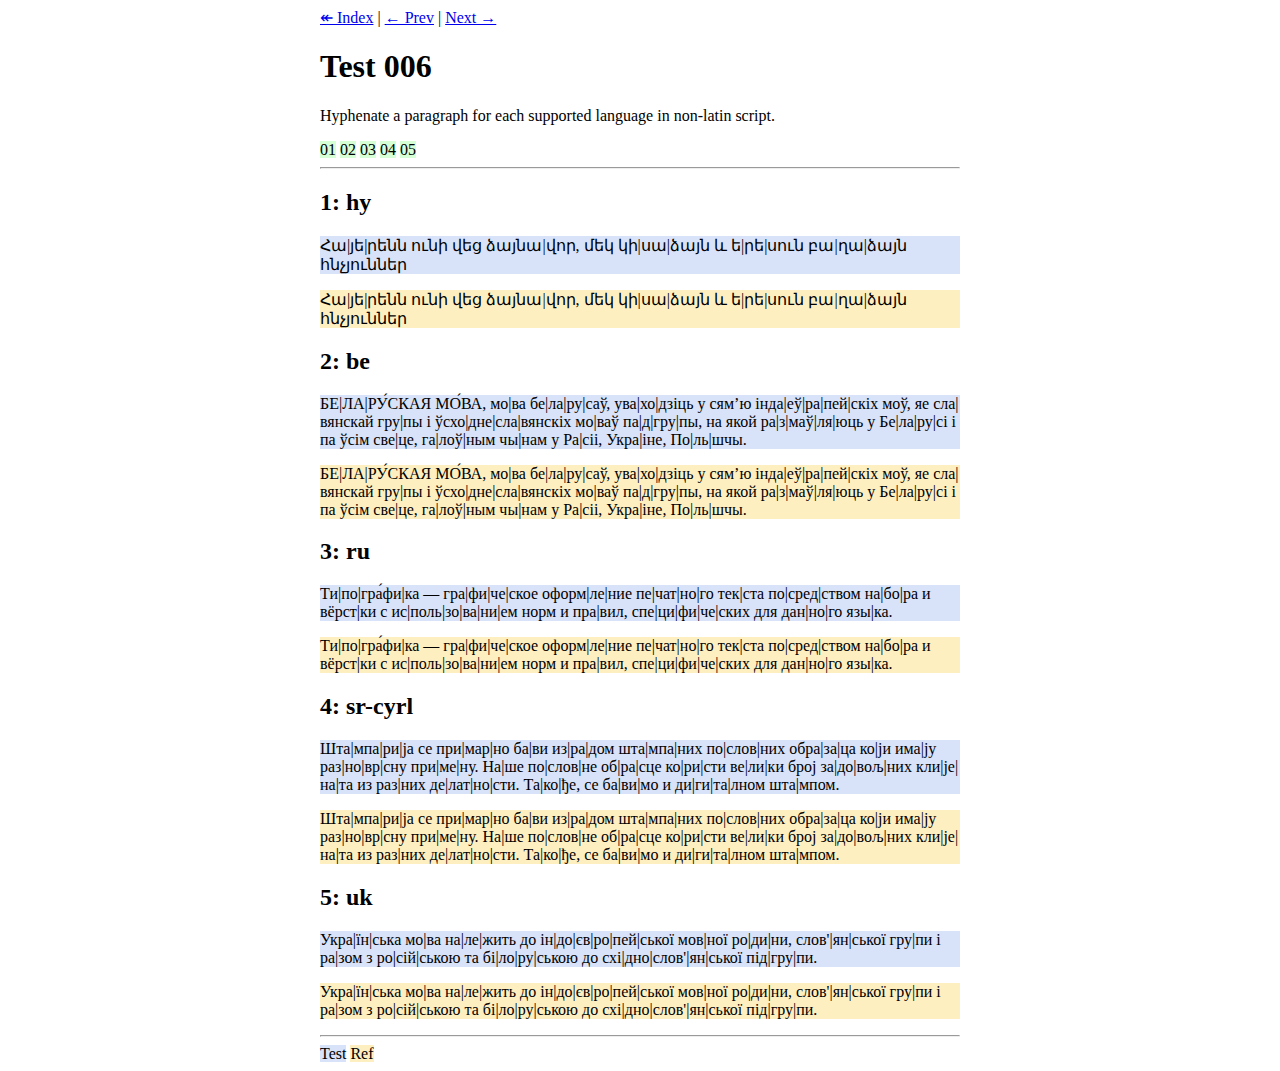
<file: Hyphenopoly/testsuite/test6.html>
<!DOCTYPE html>
<html>
    <head>
        <meta http-equiv="content-type" content="text/html; charset=UTF-8">
        <title>Test 6</title>
        <script>
        var Hyphenopoly = {
            require: {
                "hy": "FORCEHYPHENOPOLY",
                "be": "FORCEHYPHENOPOLY",
                "ru": "FORCEHYPHENOPOLY",
                "sr-cyrl": "FORCEHYPHENOPOLY",
                "uk": "FORCEHYPHENOPOLY"
            },
            paths: {
                patterndir: "../patterns/",
                maindir: "../"
            },
            setup: {
                classnames: {
                    "hyphenate": {
                        hyphen: "|",
                        minWordLength: 4
                    }
                }
            }
        };
        function assert() {
            var tests = 5;
            var i = 1;
            var test = "";
            var ref = "";
            var result = false;
            while (i <= tests) {
                test = document.getElementById("test" + i).innerHTML;
                ref = document.getElementById("ref" + i).innerHTML;
                if (test === ref) {
                    document.getElementById("result").innerHTML += "<span style=\"background-color: #d6ffd6\">" + (function (i) {
                        return (i < 10) ? "0" + i : i; 
                    }(i)) + "</span> ";
                    result = result || true;
                } else {
                    document.getElementById("result").innerHTML += "<span style=\"background-color: #ffd6d6\">" + i + "</span> ";
                    result = result || false;
                }
                i += 1;
            }
            if (parent != window) {
                parent.postMessage(JSON.stringify({
                    desc: document.getElementById("desc").innerHTML,
                    index: 6,
                    result: (result ? "passed" : "failed")
                }), window.location.href);
            }
        }
        Hyphenopoly.setup.onHyphenationDone = assert;
        </script>
        <script src="../Hyphenopoly_Loader.js"></script>
        <style type="text/css">
            body {
                width:50%;
                margin-left:25%;
                margin-right:25%;
            }

            .test {
                background-color: #D8E2F9;
            }
            .ref {
                background-color: #FEEFC0;
            }

        </style>
    </head>
    <body>
        <div id="navigate"><a href="index.html">&Larr;&nbsp;Index</a>&nbsp;|&nbsp;<a href="test5.html">&larr;&nbsp;Prev</a>&nbsp;|&nbsp;<a href="test7.html">Next&nbsp;&rarr;</a></div>

        <h1>Test 006</h1>
        <p id="desc">Hyphenate a paragraph for each supported language in non-latin script.</p>
        <div id="result"></div>
        <hr>
        <h2>1: hy</h2>
        <p id="test1" class="test hyphenate" lang="hy">Հայերենն ունի վեց ձայնավոր, մեկ կիսաձայն և երեսուն բաղաձայն հնչյուններ</p>
        <p id="ref1" class="ref" lang="hy">Հա|յե|րենն ունի վեց ձայնա|վոր, մեկ կի|սա|ձայն և ե|րե|սուն բա|ղա|ձայն հնչյուններ</p>
        <h2>2: be</h2>
        <p id="test2" class="test hyphenate" lang="be">БЕЛАРУ́СКАЯ МО́ВА, мова беларусаў, уваходзіць у сям’ю індаеўрапейскіх моў, яе славянскай групы і ўсходнеславянскіх моваў падгрупы, на якой размаўляюць у Беларусі і па ўсім свеце, галоўным чынам у Расіі, Украіне, Польшчы.</p>
        <p id="ref2" class="ref" lang="be">БЕ|ЛА|РУ́СКАЯ МО́ВА, мо|ва бе|ла|ру|саў, ува|хо|дзіць у сям’ю інда|еў|ра|пей|скіх моў, яе сла|вянскай гру|пы і ўсхо|дне|сла|вянскіх мо|ваў па|д|гру|пы, на якой ра|з|маў|ля|юць у Бе|ла|ру|сі і па ўсім све|це, га|лоў|ным чы|нам у Ра|сіі, Укра|іне, По|ль|шчы.</p>
        <h2>3: ru</h2>
        <p id="test3" class="test hyphenate" lang="ru">Типогра́фика — графическое оформление печатного текста посредством набора и вёрстки с использованием норм и правил, специфических для данного языка.</p>
        <p id="ref3" class="ref" lang="ru">Ти|по|гра́фи|ка — гра|фи|че|ское оформ|ле|ние пе|чат|но|го тек|ста по|сред|ством на|бо|ра и вёрст|ки с ис|поль|зо|ва|ни|ем норм и пра|вил, спе|ци|фи|че|ских для дан|но|го язы|ка.</p>
        <h2>4: sr-cyrl</h2>
        <p id="test4" class="test hyphenate" lang="sr-cyrl">Штампарија се примарно бави израдом штампаних пословних образаца који имају разноврсну примену. Наше пословне обрасце користи велики број задовољних клијената из разних делатности. Такође, се бавимо и дигиталном штампом.</p>
        <p id="ref4" class="ref" lang="sr-cyrl">Шта|мпа|ри|ја се при|мар|но ба|ви из|ра|дом шта|мпа|них по|слов|них обра|за|ца ко|ји има|ју раз|но|вр|сну при|ме|ну. На|ше по|слов|не об|ра|сце ко|ри|сти ве|ли|ки број за|до|вољ|них кли|је|на|та из раз|них де|лат|но|сти. Та|ко|ђе, се ба|ви|мо и ди|ги|та|лном шта|мпом.</p>
        <h2>5: uk</h2>
        <p id="test5" class="test hyphenate" lang="uk">Українська мова належить до індоєвропейської мовної родини, слов'янської групи і разом з російською та білоруською до східнослов'янської підгрупи.</p>
        <p id="ref5" class="ref" lang="uk">Укра|їн|ська мо|ва на|ле|жить до ін|до|єв|ро|пей|ської мов|ної ро|ди|ни, слов'|ян|ської гру|пи і ра|зом з ро|сій|ською та бі|ло|ру|ською до схі|дно|слов'|ян|ської під|гру|пи.</p>
        <hr>
        <div><span class="test">Test</span> <span class="ref">Ref</span></div>
        
    </body>
</html>
</file>
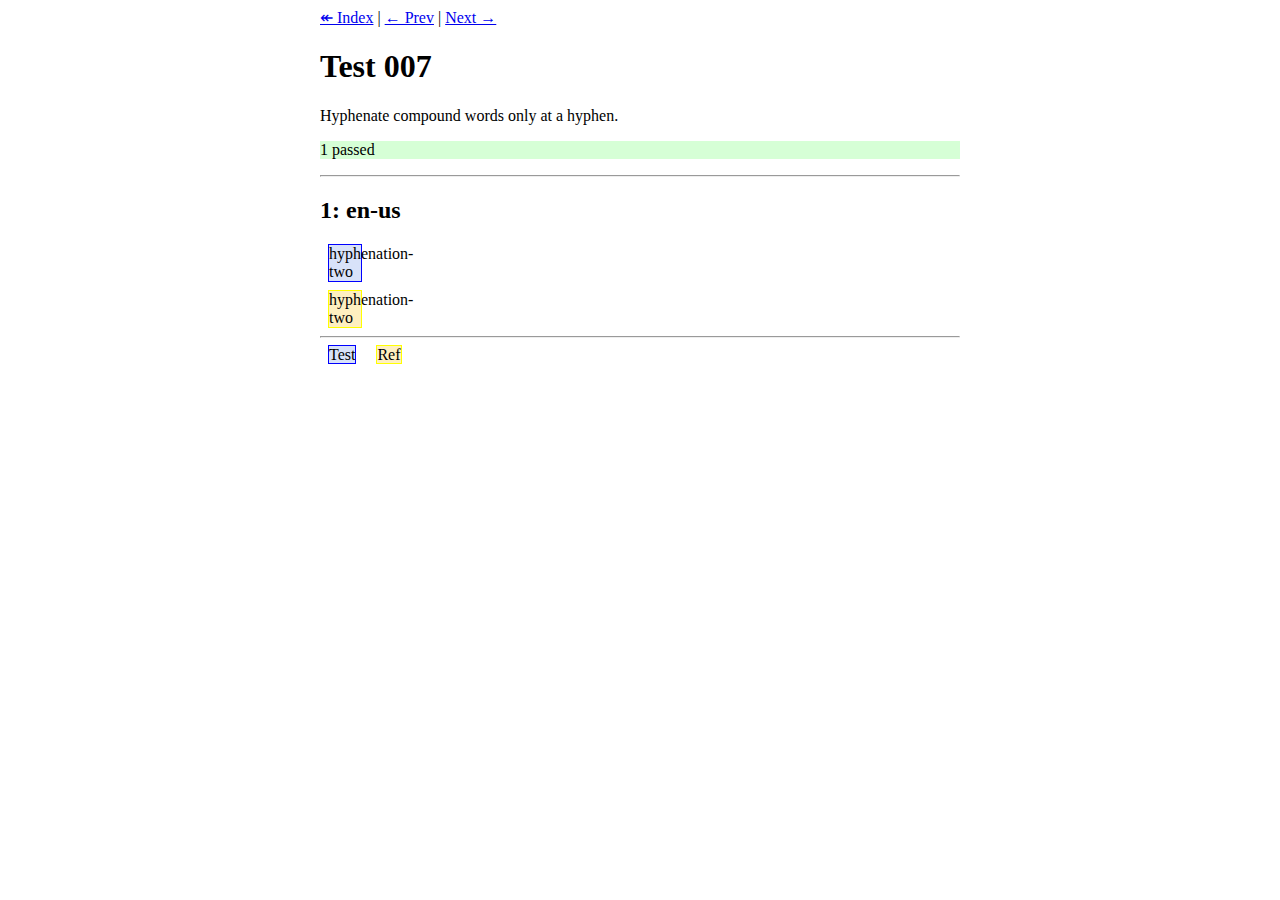
<file: Hyphenopoly/testsuite/test7.html>
<!DOCTYPE html>
<html>
    <head>
        <meta http-equiv="content-type" content="text/html; charset=UTF-8">
        <title>Test 7</title>
        <script>
        var Hyphenopoly = {
            require: {
                "en-us": "FORCEHYPHENOPOLY"
            },
            paths: {
                patterndir: "../patterns/",
                maindir: "../"
            },
            setup: {
                classnames: {
                    "hyphenate": {}
                }
            }
        };
        </script>
        <script src="../Hyphenopoly_Loader.js"></script>
        <script>
        function assert() {
            var tests = 1;
            var i = 1;
            var test = "";
            var ref = "";
            var result = false;
            while (i <= tests) {
                test = document.getElementById("test" + i).innerHTML;
                ref = document.getElementById("ref" + i).innerHTML;
                if (test === ref) {
                    document.getElementById("result").innerHTML += "<p style=\"background-color: #d6ffd6\">" + i + " passed</p>";
                    result = result || true;
                } else {
                    document.getElementById("result").innerHTML += "<p style=\"background-color: #ffd6d6\">" + i + " failed</p>";
                    result = result || false;
                }
                i += 1;
            }
            if (parent != window) {
                parent.postMessage(JSON.stringify({
                    desc: document.getElementById("desc").innerHTML,
                    index: 7,
                    result: (result ? "passed" : "failed")
                }), window.location.href);
            }
        }
        if (Hyphenopoly) {
            Hyphenopoly.setup.onHyphenationDone = assert;
        } else {
            document.addEventListener("DOMContentLoaded", function() {
                assert();
            });
        }
        </script>
        <style type="text/css">
            body {
                width:50%;
                margin-left:25%;
                margin-right:25%;
            }

            .test {
                background-color: #D8E2F9;
                width: 2em;
                margin: 0.5em;
                border: 1px solid blue;
            }
            .ref {
                background-color: #FEEFC0;
                width: 2em;
                margin: 0.5em;
                border: 1px solid yellow;
            }
        </style>
    </head>
    <body>
        <div id="navigate"><a href="index.html">&Larr;&nbsp;Index</a>&nbsp;|&nbsp;<a href="test6.html">&larr;&nbsp;Prev</a>&nbsp;|&nbsp;<a href="test8.html">Next&nbsp;&rarr;</a></div>

        <h1>Test 007</h1>
        <p id="desc">Hyphenate compound words only at a hyphen.</p>
        <div id="result"></div>
        <hr>
        <h2>1: en-us</h2>
        <p id="test1" class="test hyphenate" lang="en-us">hyphenation-two</p>
        <p id="ref1" class="ref" lang="en-us">hyphenation-&#8203;two</p>
        <hr>
        <div><span class="test">Test</span> <span class="ref">Ref</span></div>
    </body>
</html>
</file>
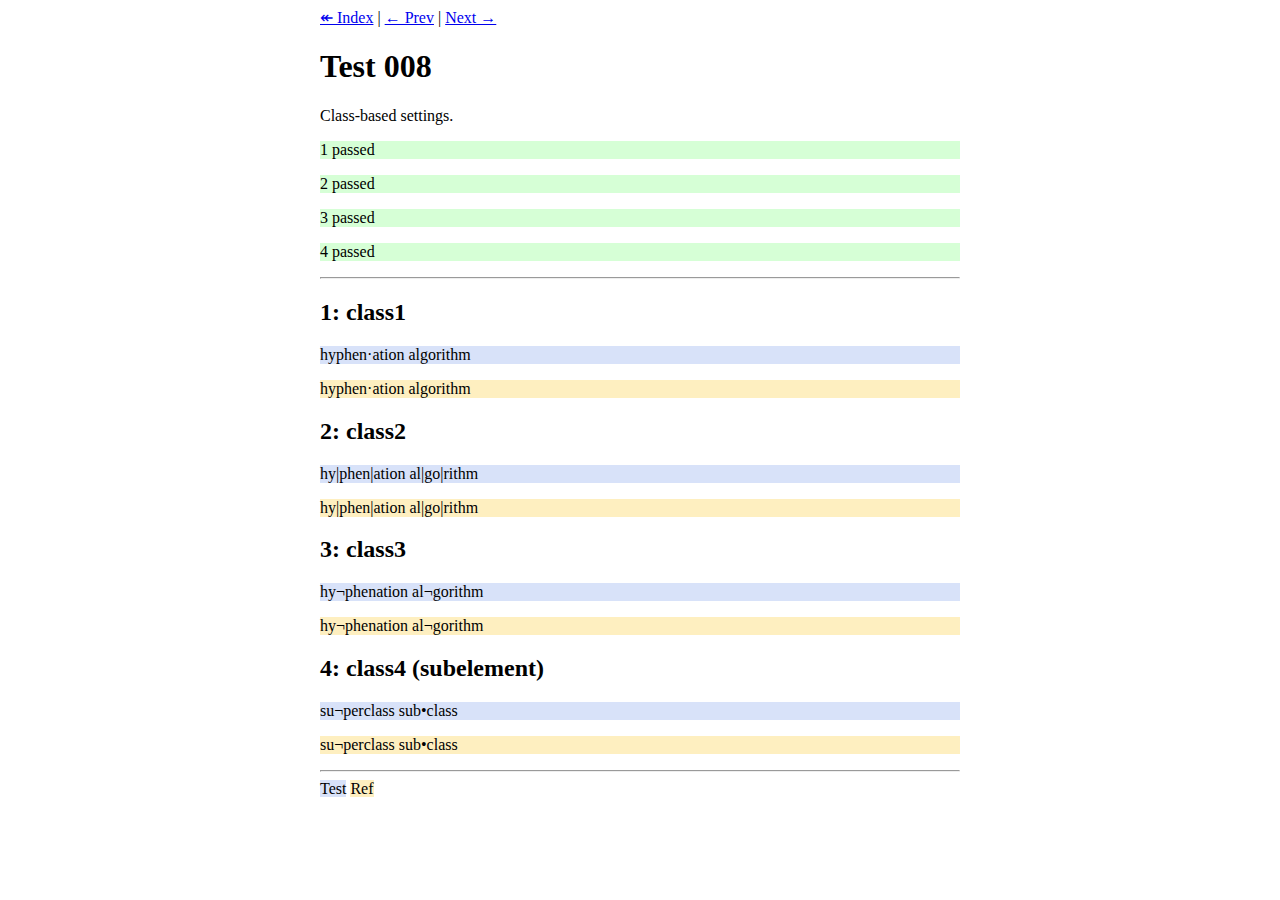
<file: Hyphenopoly/testsuite/test8.html>
<!DOCTYPE html>
<html>
    <head>
        <meta http-equiv="content-type" content="text/html; charset=UTF-8">
        <title>Test 8</title>
        <script>
        var Hyphenopoly = {
            require: {
                "en-us": "FORCEHYPHENOPOLY"
            },
            paths: {
                patterndir: "../patterns/",
                maindir: "../"
            },
            setup: {
                classnames: {
                    "class1": {
                        hyphen: "·",
                        minWordLength: 10,
                        leftmin: 3
                    },
                    "class2": {
                        hyphen: "|",
                        compound: "auto"
                    },
                    "class3": {
                        hyphen: "¬",
                        rightmin: 6,
                        onBeforeWordHyphenation: function (word) {
                            console.log("hyphenate: " + word);
                            return word;
                        },
                        onAfterWordHyphenation: function (word) {
                            console.log("hyphenated: " + word);
                            return word;
                        }
                    },
                    "class4": {
                        hyphen: "•"
                    }
                }
            }
        };
        </script>
        <script src="../Hyphenopoly_Loader.js"></script>
        <script>
        function assert() {
            var tests = 4;
            var i = 1;
            var test = "";
            var ref = "";
            var result = true;
            while (i <= tests) {
                test = document.getElementById("test" + i).innerHTML;
                ref = document.getElementById("ref" + i).innerHTML;
                if (test === ref) {
                    document.getElementById("result").innerHTML += "<p style=\"background-color: #d6ffd6\">" + i + " passed</p>";
                    result = result && true;
                } else {
                    document.getElementById("result").innerHTML += "<p style=\"background-color: #ffd6d6\">" + i + " failed</p>";
                    result = false;
                }
                i += 1;
            }
            if (parent != window) {
                parent.postMessage(JSON.stringify({
                    desc: document.getElementById("desc").innerHTML,
                    index: 8,
                    result: (result ? "passed" : "failed")
                }), window.location.href);
            }
        }
        if (Hyphenopoly) {
            Hyphenopoly.setup.onHyphenationDone = assert;
        } else {
            document.addEventListener("DOMContentLoaded", function() {
                assert();
            });
        }
        </script>
        
        <style type="text/css">
            body {
                width:50%;
                margin-left:25%;
                margin-right:25%;
            }

            .test {
                background-color: #D8E2F9;
            }
            .ref {
                background-color: #FEEFC0;
            }

            .hyphenate {
                hyphens: auto;
                -ms-hyphens: auto;
                -moz-hyphens: auto;
                -webkit-hyphens: auto;
            }
        </style>
    </head>
    <body>
        <div id="navigate"><a href="index.html">&Larr;&nbsp;Index</a>&nbsp;|&nbsp;<a href="test7.html">&larr;&nbsp;Prev</a>&nbsp;|&nbsp;<a href="test9.html">Next&nbsp;&rarr;</a></div>

        <h1>Test 008</h1>
        <p id="desc">Class-based settings.</p>
        <div id="result"></div>
        <hr>
        <h2>1: class1</h2>
        <p id="test1" class="test class1" lang="en-us">hyphenation algorithm</p>
        <p id="ref1" class="ref" lang="en-us">hyphen·ation algorithm</p>
        <h2>2: class2</h2>
        <p id="test2" class="test class2" lang="en-us">hyphenation algorithm</p>
        <p id="ref2" class="ref" lang="en-us">hy|phen|ation al|go|rithm</p>
        <h2>3: class3</h2>
        <p id="test3" class="test class3" lang="en-us">hyphenation algorithm</p>
        <p id="ref3" class="ref" lang="en-us">hy¬phenation al¬gorithm</p>
        <h2>4: class4 (subelement)</h2>
        <p id="test4" class="test class3" lang="en-us">superclass <span class="class4">subclass</span></p>
        <p id="ref4" class="ref" lang="en-us">su¬perclass <span class="class4">sub•class</span></p>
        <hr>
        <div><span class="test">Test</span> <span class="ref">Ref</span></div>
    </body>
</html>
</file>
<file: styles/styleIndex.css>
body {
    margin: 0;
    padding: 0;
    display: block;
    color: #494746;

}

.Gallery img {
    max-width: 100%;
    padding-bottom: 10px;
}

header {
    text-align: center;
    padding-bottom: 20%;
}

.blackLogo, .gradientLogo {
    height: 40px;
    width: 40px;
    padding-top: 10px;
}

footer {
    text-align: center;
    font-family: 'Noto Serif', serif;
    font-size: 11px;
    padding-top: 10%;
}

.footerLink {
    color: #aaaaaa;
    text-decoration: none;
}

/*Logo animation */
.blackLogo {
    opacity: 1;
    display: block;
    position: absolute;
    z-index: 100;
    transition-duration: 0.96s;
    -webkit-transition-duration: 0.96s;
    -moz-transition-duration: 0.96s;
    -o-transition-duration: 0.96s;
    -ms-transition-duration: 0.96s;
}

.blackLogo:hover {
    opacity: 0.00;
}

div.logoHome {
    display: inline-block;
    background-position: center center;
    background-repeat: no-repeat;
    margin: 0;
    padding: 0;
}

@media only screen and (max-width: 599px) and (min-width: 320px) {
    body {
        margin-left: 7.5473%;
        margin-right: -100%;
        width: 83.90625%;
    }

    .blackLogo, .gradientLogo {
        height: 60px;
        width: 60px;
        padding-top: 20px;
    }

    .Gallery img {
        padding-bottom: 7.5473%;
    }
}

@media only screen and (max-width: 1099px) and (min-width: 600px) {
    body {
        margin-left: 5%;
        width: 89.91667%;
    }

    header {
        padding-bottom: 10%;
    }

    footer {
        padding-top: 0;
    }

    .blackLogo, .gradientLogo {
        height: 60px;
        width: 60px;
        padding-top: 20px;
    }

    .ProjectName {
        font-size: 2.4rem;
        padding-top: 12%;
    }

    .Gallery img {
        padding-bottom: 4.7%;
    }

    .photo1, .photo4, .photo7, .photo10 {
        float: left;
        width: 30%;

    }

    .photo3, .photo6, .photo9 {
        float: right;
        width: 30%;

    }

    .photo2, .photo5, .photo8 {
        width: 30%;
        padding: 0 5%;
    }

    .photo10 {
        float: none;
    }
}

@media only screen and (min-width: 1100px) {
    body {
        margin-left: 7%;
        width: 85.91667%;
    }

    header {
        padding-bottom: 10%;
    }

    footer {
        padding-top: 0;
    }

    .blackLogo, .gradientLogo {
        height: 80px;
        width: 80px;
        padding-top: 20px;
    }

    .ProjectName {
        font-size: 2.4rem;
        padding-top: 12%;
    }

    .Gallery img {
        padding-bottom: 4.7%;
    }

    .photo1, .photo4, .photo7, .photo10 {
        float: left;
        width: 30%;

    }

    .photo3, .photo6, .photo9 {
        float: right;
        width: 30%;

    }

    .photo2, .photo5, .photo8 {
        width: 30%;
        padding: 0 5%;
    }

    .photo10 {
        float: none;
    }
}
</file>
<file: styles/styleflexhome.css>
@font-face {
    font-family: "Proxima Nova Rg", sans-serif;
    src: url(fonts/ProximaNovaBold.otf);
    font-weight: bold;
}

.footer_link {
    color: #aaaaaa;
    text-decoration: none;
    font-size: 11px;
    text-align: center;
    font-family: 'Noto Serif', serif;
}

.footer_link p {
    padding: 10px 0 5px 0;
}

header {
    text-align: center;
}

.black_logo, .gradient_logo {
    padding: 20px 0 40px 0;
}
.li_container img
{
    width: 100%;
}

/*Logo animation */
.black_logo {
    opacity: 1;
    display: block;
    position: absolute;
    z-index: 100;
    transition-duration: 0.96s;
    -webkit-transition-duration: 0.96s;
    -moz-transition-duration: 0.96s;
    -o-transition-duration: 0.96s;
}

.black_logo:hover {
    opacity: 0.00;
}

div.logo_home {
    display: inline-block;
    background: no-repeat center center;
    margin: 0;
    padding: 0;
}

ul {
    display: flex;
    list-style: none;
    flex-direction: row;
    flex-wrap: wrap;
    align-items: flex-start;
    align-content: flex-start;
    overflow: hidden;
}

.li_container figcaption {
    position: absolute;
    height: 100%;
    width: 100%;
    background: #A4EEFF;
    display: -webkit-flex;
    -webkit-flex-direction: row;
    -webkit-justify-content: center;
    -webkit-align-items: center;
    -webkit-backface-visibility: hidden;
    -moz-backface-visibility: hidden;
    display: flex;
    flex-direction: row;
    justify-content: center;
    align-items: center;
    backface-visibility: hidden;
    -webkit-transition: -webkit-transform 0.3s, opacity 0.3s;
    -moz-transition: -moz-transform 0.3s, opacity 0.3s;
    transition: transform 0.3s, opacity 0.3s;
    opacity: 0;
}

figure:hover figcaption {
    opacity: 1;
    -webkit-transform: translate(20px, 20px);
    -moz-transform: translate(20px, 20px);
    -ms-transform: translate(20px, 20px);
    transform: translate(20px, 20px);
}

figure {
    margin: 0;
    position: relative;
}

figure img {
    max-width: 100%;
    height: auto;
    display: block;
    position: relative;
}

figcaption {
    position: absolute;
    top: 0;
    left: 0;
    background: linear-gradient(to top right, #E0532F, #33C4DE);
}

figcaption a {
    width: 100%;
    height: 100%;
    border: none;
    color: #FF6C00;
    margin: auto;
    top: 0;
    left: 0;
    right: 0;
    bottom: 0;
    font-family: "Proxima Nova Rg", sans-serif;
    text-decoration: none;
    font-size: 1.3vw;
    letter-spacing: 1px;
    font-weight: 600;

}

figcaption a:hover {
    color: #FFA043;
    border: none;
}

.project_name {
    text-align: center;
    width: 100%;
    display: flex;
    align-items: center;
}

li {
    width: 23%;
    padding: 1%;
}

@media only screen and (max-width: 479px) {
    li {
        padding: 10%;
        width: 80%;
    }

    .black_logo, .gradient_logo {
        padding: 20px 0 30px 0;
        width: 60px;
    }

    figcaption a {
        font-size: 4.5vw;
    }
}

@media only screen and (max-width: 768px) and (min-width: 480px) {
    li {
        width: 42%;
        padding: 4%;
    }

    figcaption a {
        font-size: 2.5vw;
    }

    .black_logo, .gradient_logo {
        padding: 20px 0 40px 0;
        width: 55px;
    }
}

@media screen and (max-width: 1440px) and (min-width: 769px) {
    li {
        width: 30%;
        padding: 1.666%;
    }
}
</file>
<file: styles/styleOneWork.css>
@font-face {
    font-family: "Proxima Nova Rg";
    src: url(/fonts/ProximaNovaBold.otf);
    font-weight: bold;
}

header {
    grid-area: header;
    display: flex;
    justify-content: center;
}
.ProjectName {
    grid-area: ProjectName;
    font-family: "Proxima Nova Rg", sans-serif;
    text-align: left;
    font-size: 2rem;

}
.MainPhoto {
    grid-area: MainPhoto;
}
.Example1 {
    grid-area: Example1;
}
.Example2 {
    grid-area: Example2;
}
.Process1 {
    grid-area: Process1;
}
.Process2 {
    grid-area: Process2;
}
.Description {
    grid-area: Description;

    font-family: 'Noto Serif', serif;
    text-indent: 1em;
    font-size: 1.2rem;
    max-width: 36rem;
    line-height: 1.5;
    padding-left: 1em;
    padding-bottom: 5em;
    margin:auto;
}
footer {
    grid-area: footer;
    text-align:center;
    color: #aaaaaa;
    font-family: 'Noto Serif', serif;
    font-size: 0.7rem;
}
body {
    margin: 0;
    display: grid;
    grid-template-columns: 1fr 1fr;
    grid-column-gap: 0.25rem;
    grid-row-gap: 1rem;
    grid-template-areas:
            "header header"
            "ProjectName ProjectName"
            "MainPhoto MainPhoto"
            "Example1 Example2"
            "Process1 Process2"
            "Description Description"
            "footer footer";
}



header, .ProjectName, .MainPhoto, .Example1, .Example2, .Process1, .Process2 {
    padding: 1em 1.5em 1em;
}
.ProjectName, .MainPhoto, .Example1, .Process1 {
    padding-left: 4em;
}
.MainPhoto, .Example2, .Process2 {
    padding-right: 4em;
}
.ProjectName {
    padding-left: 1.94em
}
.Description {
    padding-left: 3.3em;
    padding-right: 3.3em;
}

img {
max-width: 100%;
}
.MainPhoto {
    max-width: 200%; !important;
}
/* Logo animation
.BlackLogo {
    opacity: 1;
    display:block;
    position:absolute;
    z-index:100;
    transition-duration:0.96s;
    -webkit-transition-duration:0.96s;
    -moz-transition-duration:0.96s;
    -o-transition-duration:0.96s;
    -ms-transition-duration:0.96s;
}
.BlackLogo:hover {
    opacity: 0.00;
    Конец анимации логотипа
}*/



/*mobile version*/
@media screen and (max-width: 480px) {
    body {
        margin:0;
        padding: 0;
        width: 100%; !important;
        grid-template-columns: 1fr;
        grid-template-areas:
                "header"
                "ProjectName"
                "MainPhoto"
                "Example1"
                "Example2"
                "Process1"
                "Process2"
                "Description"
                "footer";
    }
    .blackLogo, .gradientLogo {
        height: 60px;
        width: 60px;
    }

    header, .ProjectName, .MainPhoto, .Example1, .Example2, .Process1, .Process2, .Description {
        padding: 0.2em 1.5em 1em;

    }

.ProjectName {
     padding-left: 1em;
     font-size: 1.4rem;
     line-height: 1.3;
 }
.Description {
    font-size: 1rem;
}
header {
    padding-top: 20px;
}
}
</file>
<file: styles/styleOneWorkv2.css>
body {
    margin: 0;
    padding: 0;
    display: block;
    color: #494746;
}

.Gallery img {
    max-width: 100%;
    padding-bottom: 10px;
}

.black_logo, .gradient_logo {
    height: 40px;
    width: 40px;
    padding-top: 10px;
}

.Description {
    font-family: 'Noto Serif', serif;
    line-height: 1.5;
    text-indent: 1em;
    font-size: 13px;
    display: inline-block;
}

.ProjectName {
    font-family: "Proxima Nova Rg", sans-serif;
    font-size: 14px;
    line-height: 1.3;
    padding-top: 20px;
}

footer {
    text-align: center;
    font-family: 'Noto Serif', serif;
    font-size: 11px;
    padding-top: 5rem;
}
.footerLink {
    color: #aaaaaa;
    text-decoration: none;
}
header {
    text-align: center;
}

/*Logo animation */
.black_logo {
    opacity: 1;
    display: block;
    position: absolute;
    z-index: 100;
    transition-duration: 0.96s;
    -webkit-transition-duration: 0.96s;
    -moz-transition-duration: 0.96s;
    -o-transition-duration: 0.96s;
}

.black_logo:hover {
    opacity: 0.00;
}

div.logo_home {
    display: inline-block;
    background: no-repeat center center;
    margin: 0;
    padding: 0;
}

@media only screen and (max-width: 599px) and (min-width: 320px) {
    body {
        margin-left: 7.5473%;
        margin-right: -100%;
        width: 83.90625%;
    }

    .black_logo, .gradient_logo {
        height: 60px;
        width: 60px;
        padding-top: 20px;
    }

    .MainText {
        font-size: 1rem;
    }

    .Gallery img {
        padding-bottom: 7.5473%;
    }

    .ProjectName {
        font-size: 1.2rem;
    }
}
@media only screen and (max-width: 1099px) and (min-width: 600px) {
    body {
        margin-left: 10%;
        width: 79.91667%;
    }

    .black_logo, .gradient_logo {
        height: 80px;
        width: 80px;
        padding-top: 20px;
    }

    .ProjectName {
        font-size: 1.4rem;
        padding-top: 12%;
    }

    .Description {
        font-size: 0.9rem;
    }

    .Gallery img {
        padding-bottom: 5%;
    }

    .ExamplePhoto1, .ProcessPhoto1 {
        float: left;
        width: 47.5%;

    }

    .ExamplePhoto2, .ProcessPhoto2 {
        float: right;
        width: 47.5%;

    }
}
@media only screen and (min-width: 1100px) {
    body {
        margin-left: 7%;
        width: 85.91667%;
    }

    .black_logo, .gradient_logo {
        height: 80px;
        width: 80px;
        padding-top: 20px;
    }

    .ProjectName {
        font-size: 2.4rem;
        padding-top: 12%;
    }

    .Description {
        font-size: 1.1rem;
    }

    .Gallery img {
        padding-bottom: 5%;
    }

    .ExamplePhoto1, .ProcessPhoto1 {
        float: left;
        width: 47.5%;

    }

    .ExamplePhoto2, .ProcessPhoto2 {
        float: right;
        width: 47.5%;

    }
}
</file>
